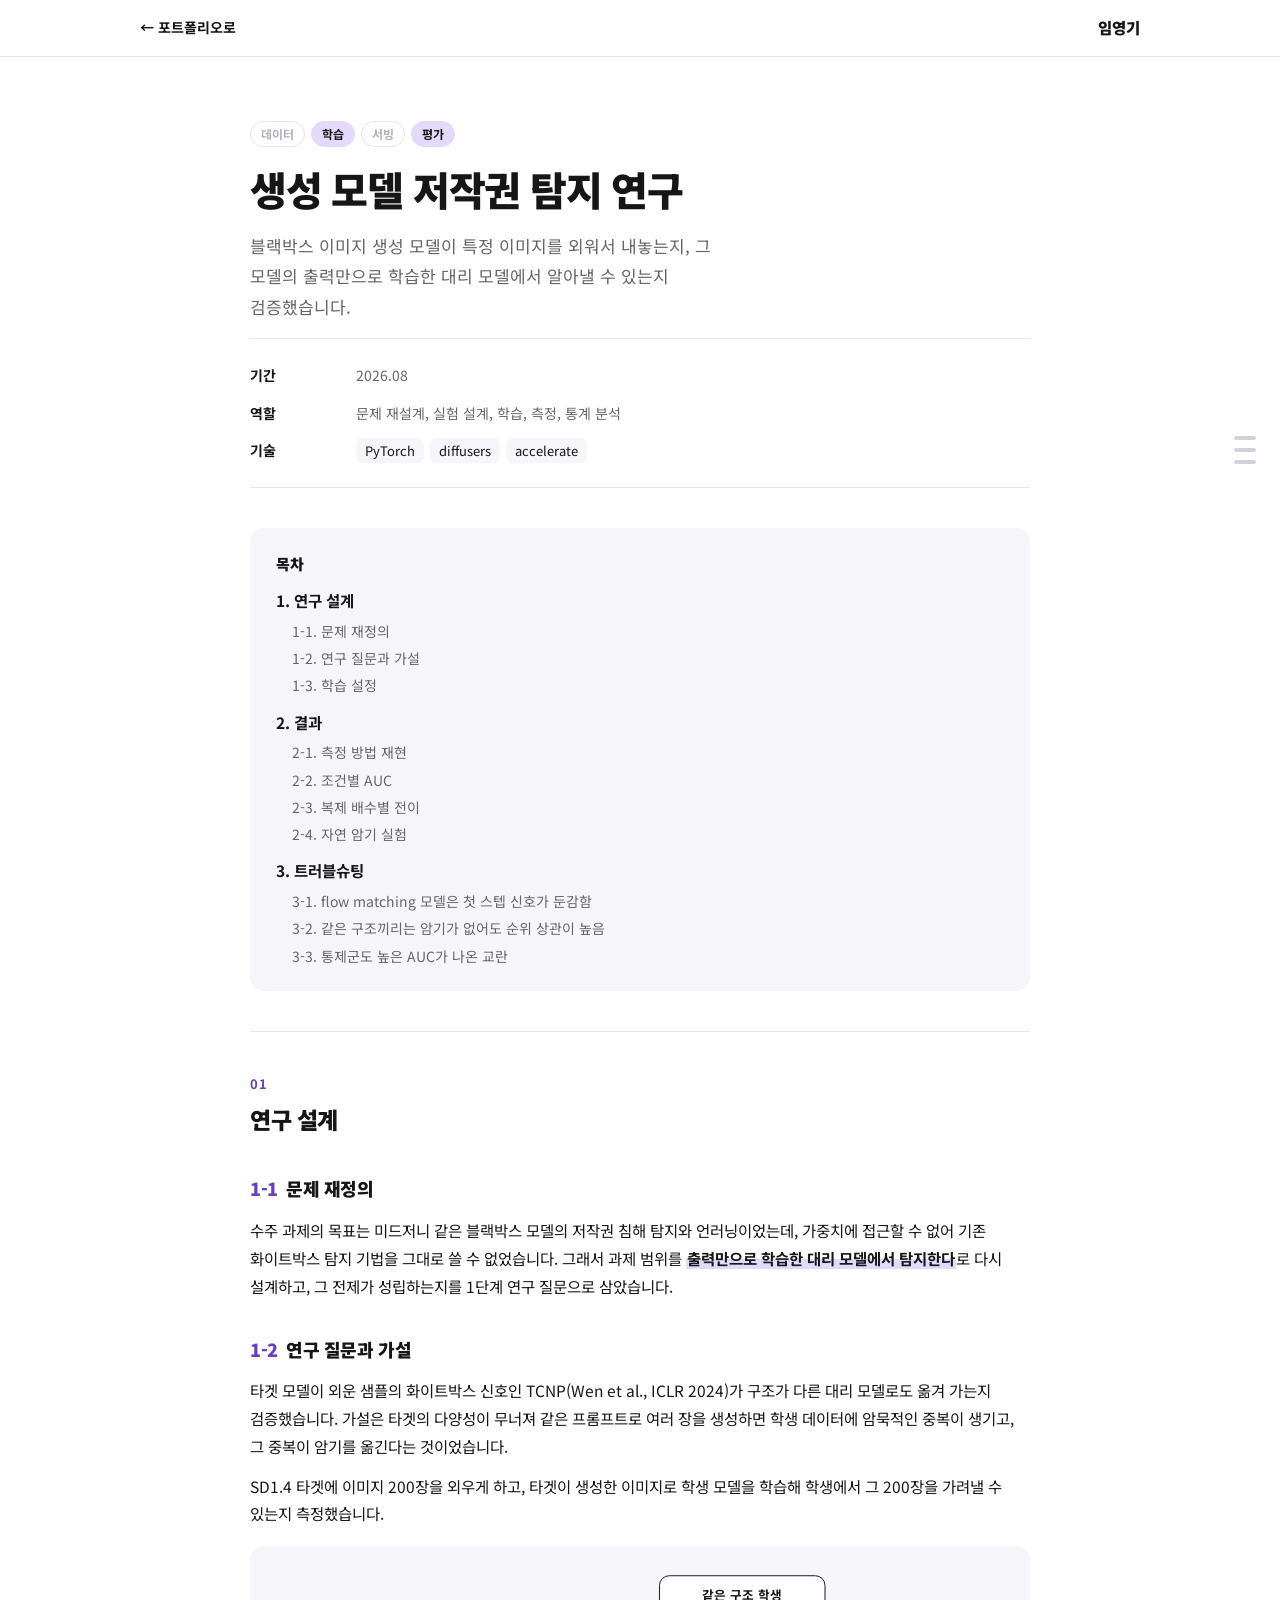
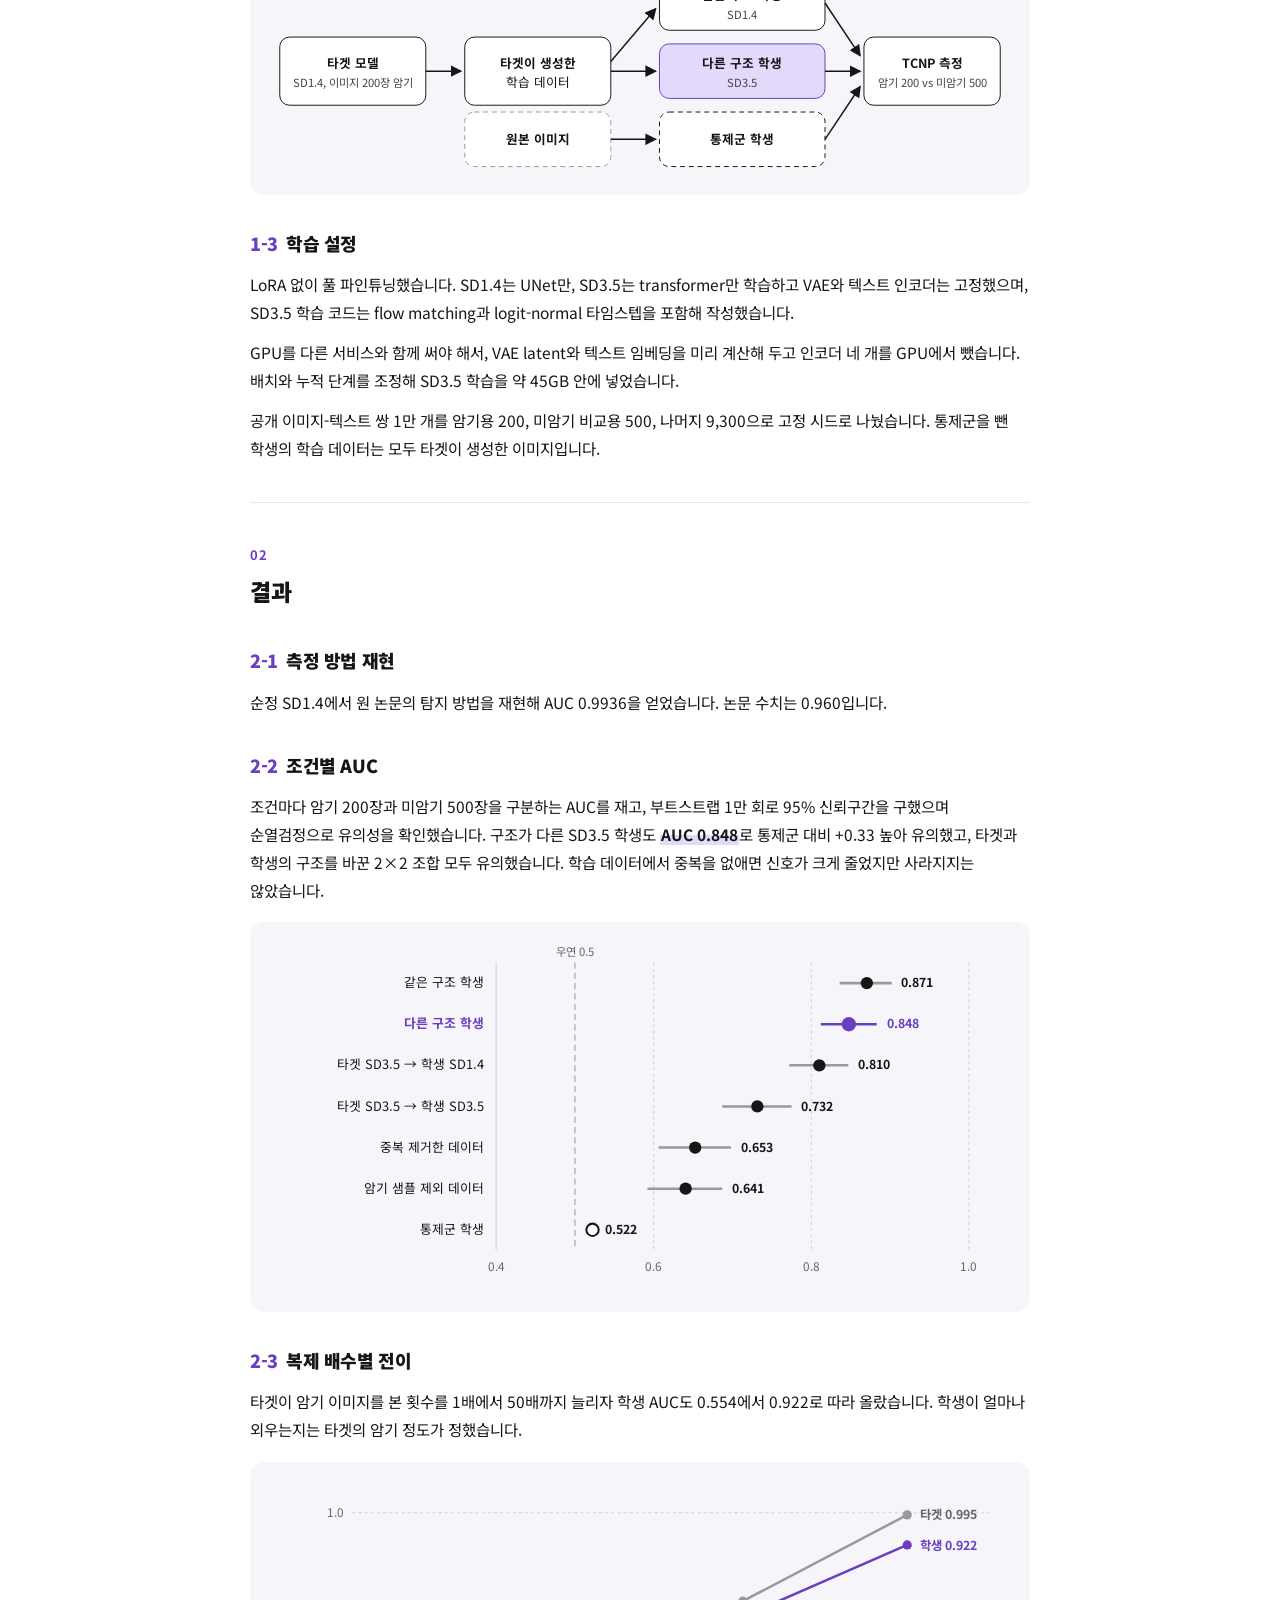
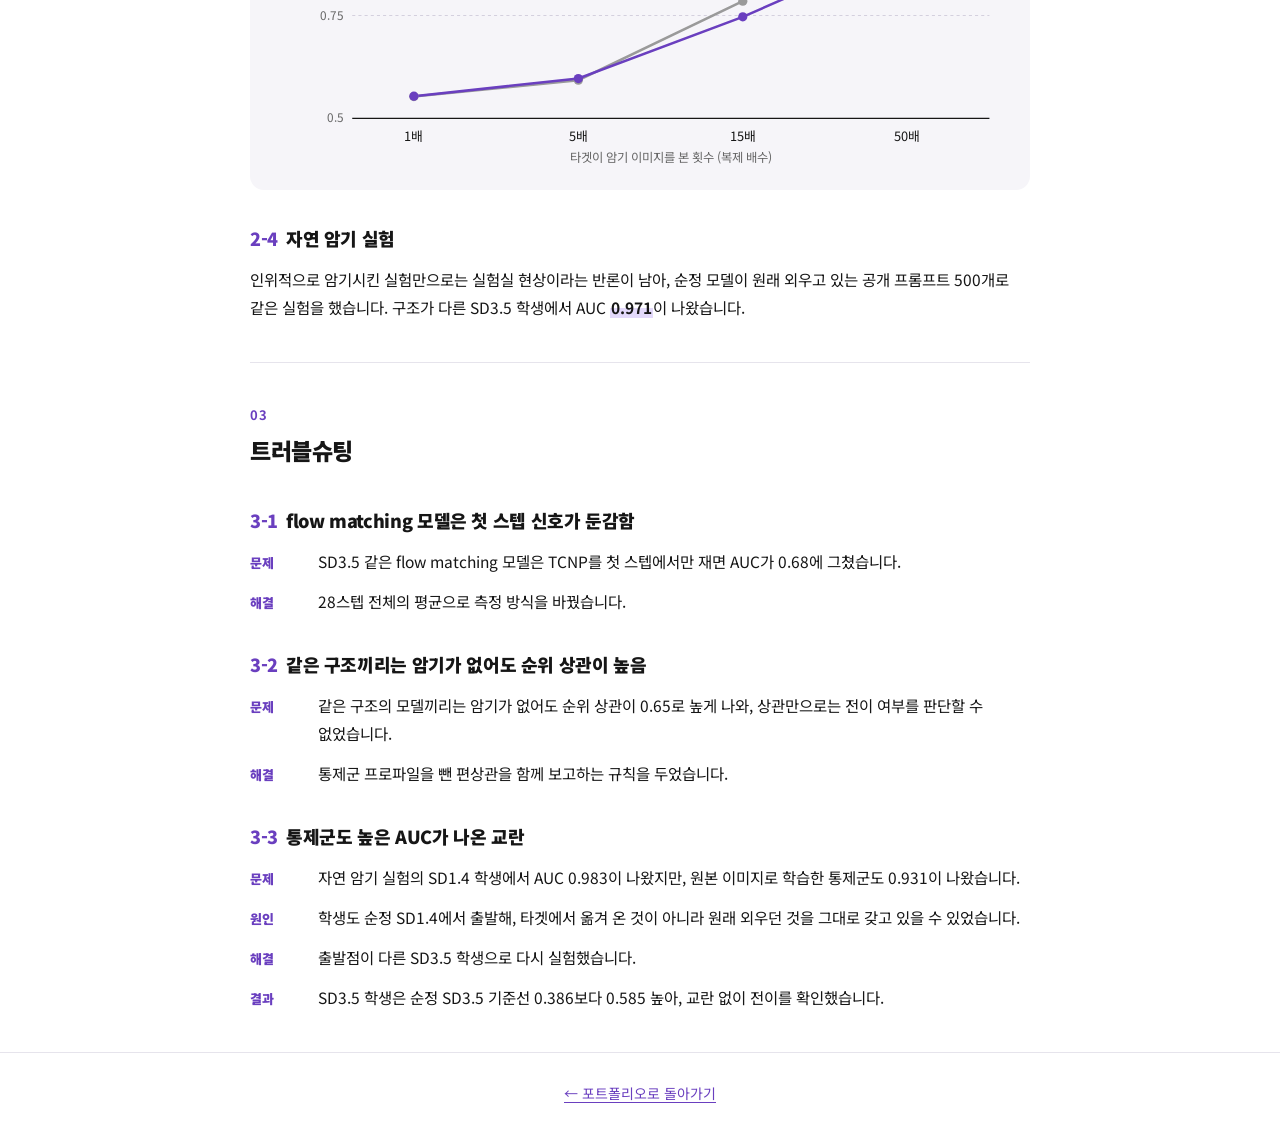
<file: projects/copyright.html>
<!doctype html>
<html lang="ko">
<head>
<meta charset="utf-8">
<meta name="viewport" content="width=device-width, initial-scale=1">
<meta name="description" content="블랙박스 이미지 생성 모델의 암기 신호가 대리 모델로 전이되는지 검증한 연구">
<title>생성 모델 저작권 탐지 연구 | 임영기</title>
<link rel="preconnect" href="https://fonts.googleapis.com">
<link rel="preconnect" href="https://fonts.gstatic.com" crossorigin>
<link rel="stylesheet" href="https://fonts.googleapis.com/css2?family=Noto+Sans+KR:wght@400;500;700;900&display=swap">
<link rel="stylesheet" href="../css/base.css">
<link rel="stylesheet" href="../css/detail.css">
</head>
<body>
<nav class="nav"><div class="wrap"><a href="../index.html#projects">← 포트폴리오로</a><b>임영기</b></div></nav>

<aside class="minimap" aria-label="목차">
  <div class="bars"><a href="#ch1" aria-label="연구 설계"></a><a href="#ch2" aria-label="결과"></a><a href="#ch3" aria-label="트러블슈팅"></a></div>
  <div class="panel"><a href="#ch1">연구 설계</a><a href="#ch2">결과</a><a href="#ch3">트러블슈팅</a></div>
</aside>

<div class="wrap">
  <header>
    <div class="stages"><span>데이터</span><span class="on">학습</span><span>서빙</span><span class="on">평가</span></div>
    <h1>생성 모델 저작권 탐지 연구</h1>
    <p class="lead">블랙박스 이미지 생성 모델이 특정 이미지를 외워서 내놓는지, 그 모델의 출력만으로 학습한 대리 모델에서 알아낼 수 있는지 검증했습니다.</p>
    <dl class="facts">
      <dt>기간</dt><dd>2026.08</dd>
      <dt>역할</dt><dd>문제 재설계, 실험 설계, 학습, 측정, 통계 분석</dd>
      <dt>기술</dt>
      <dd><span class="chips"><span>PyTorch</span><span>diffusers</span><span>accelerate</span></span></dd>
    </dl>
  </header>

  <nav class="toc" aria-label="목차">
    <h2>목차</h2>
    <ol>
      <li><a href="#ch1">1. 연구 설계</a>
        <ol>
          <li><a href="#ch1-1">1-1. 문제 재정의</a></li>
          <li><a href="#ch1-2">1-2. 연구 질문과 가설</a></li>
          <li><a href="#ch1-3">1-3. 학습 설정</a></li>
        </ol>
      </li>
      <li><a href="#ch2">2. 결과</a>
        <ol>
          <li><a href="#ch2-1">2-1. 측정 방법 재현</a></li>
          <li><a href="#ch2-2">2-2. 조건별 AUC</a></li>
          <li><a href="#ch2-3">2-3. 복제 배수별 전이</a></li>
          <li><a href="#ch2-4">2-4. 자연 암기 실험</a></li>
        </ol>
      </li>
      <li><a href="#ch3">3. 트러블슈팅</a>
        <ol>
          <li><a href="#ch3-1">3-1. flow matching 모델은 첫 스텝 신호가 둔감함</a></li>
          <li><a href="#ch3-2">3-2. 같은 구조끼리는 암기가 없어도 순위 상관이 높음</a></li>
          <li><a href="#ch3-3">3-3. 통제군도 높은 AUC가 나온 교란</a></li>
        </ol>
      </li>
    </ol>
  </nav>

  <section id="ch1">
    <h2><small>01</small>연구 설계</h2>

    <div class="sub" id="ch1-1">
      <h3><small>1-1</small>문제 재정의</h3>
      <p>수주 과제의 목표는 미드저니 같은 블랙박스 모델의 저작권 침해 탐지와 언러닝이었는데, 가중치에 접근할 수 없어 기존 화이트박스 탐지 기법을 그대로 쓸 수 없었습니다. 그래서 과제 범위를 <mark>출력만으로 학습한 대리 모델에서 탐지한다</mark>로 다시 설계하고, 그 전제가 성립하는지를 1단계 연구 질문으로 삼았습니다.</p>
    </div>

    <div class="sub" id="ch1-2">
      <h3><small>1-2</small>연구 질문과 가설</h3>
      <p>타겟 모델이 외운 샘플의 화이트박스 신호인 TCNP(Wen et al., ICLR 2024)가 구조가 다른 대리 모델로도 옮겨 가는지 검증했습니다. 가설은 타겟의 다양성이 무너져 같은 프롬프트로 여러 장을 생성하면 학생 데이터에 암묵적인 중복이 생기고, 그 중복이 암기를 옮긴다는 것이었습니다.</p>
      <p>SD1.4 타겟에 이미지 200장을 외우게 하고, 타겟이 생성한 이미지로 학생 모델을 학습해 학생에서 그 200장을 가려낼 수 있는지 측정했습니다.</p>
      <figure>
      <svg viewBox="0 0 760 214" role="img" aria-label="실험 설계: 암기시킨 타겟 모델이 생성한 이미지로 같은 구조 학생과 다른 구조 학생을 학습하고, 원본 이미지로 학습한 통제군 학생과 함께 TCNP로 탐지">
        <defs><marker id="a2" markerWidth="8" markerHeight="8" refX="7" refY="4" orient="auto"><path d="M0 0 L8 4 L0 8 z" fill="#161616"/></marker></defs>
        <g font-size="13" text-anchor="middle">
          <rect x="10" y="73" width="150" height="70" rx="10" fill="#ffffff" stroke="#161616"/><text x="85" y="105" font-weight="700" fill="#161616">타겟 모델</text><text x="85" y="124" font-size="11.5" fill="#444444">SD1.4, 이미지 200장 암기</text>
          <rect x="200" y="73" width="150" height="70" rx="10" fill="#ffffff" stroke="#161616"/><text x="275" y="105" font-weight="700" fill="#161616">타겟이 생성한</text><text x="275" y="124" fill="#161616">학습 데이터</text>
          <rect x="200" y="150" width="150" height="56" rx="10" fill="#ffffff" stroke="#9a9a9a" stroke-dasharray="5 4"/><text x="275" y="183" font-weight="700" fill="#161616">원본 이미지</text>
          <rect x="400" y="10" width="170" height="56" rx="10" fill="#ffffff" stroke="#161616"/><text x="485" y="35" font-weight="700" fill="#161616">같은 구조 학생</text><text x="485" y="54" font-size="11.5" fill="#444444">SD1.4</text>
          <rect x="400" y="80" width="170" height="56" rx="10" fill="#e3d9fb" stroke="#6a3fbf"/><text x="485" y="105" font-weight="700" fill="#161616">다른 구조 학생</text><text x="485" y="124" font-size="11.5" fill="#444444">SD3.5</text>
          <rect x="400" y="150" width="170" height="56" rx="10" fill="#ffffff" stroke="#161616" stroke-dasharray="5 4"/><text x="485" y="183" font-weight="700" fill="#161616">통제군 학생</text>
          <rect x="610" y="73" width="140" height="70" rx="10" fill="#ffffff" stroke="#161616"/><text x="680" y="105" font-weight="700" fill="#161616">TCNP 측정</text><text x="680" y="124" font-size="11.5" fill="#444444">암기 200 vs 미암기 500</text>
        </g>
        <g stroke="#161616" stroke-width="1.5" fill="none" marker-end="url(#a2)">
          <path d="M160 108 H196"/><path d="M350 98 L396 44"/><path d="M350 108 H396"/><path d="M350 178 H396"/>
          <path d="M570 38 L606 92"/><path d="M570 108 H606"/><path d="M570 178 L606 124"/>
        </g>
      </svg>
    </figure>
    </div>

    <div class="sub" id="ch1-3">
      <h3><small>1-3</small>학습 설정</h3>
      <p>LoRA 없이 풀 파인튜닝했습니다. SD1.4는 UNet만, SD3.5는 transformer만 학습하고 VAE와 텍스트 인코더는 고정했으며, SD3.5 학습 코드는 flow matching과 logit-normal 타임스텝을 포함해 작성했습니다.</p>
      <p>GPU를 다른 서비스와 함께 써야 해서, VAE latent와 텍스트 임베딩을 미리 계산해 두고 인코더 네 개를 GPU에서 뺐습니다. 배치와 누적 단계를 조정해 SD3.5 학습을 약 45GB 안에 넣었습니다.</p>
      <p>공개 이미지-텍스트 쌍 1만 개를 암기용 200, 미암기 비교용 500, 나머지 9,300으로 고정 시드로 나눴습니다. 통제군을 뺀 학생의 학습 데이터는 모두 타겟이 생성한 이미지입니다.</p>
    </div>
  </section>

  <section id="ch2">
    <h2><small>02</small>결과</h2>

    <div class="sub" id="ch2-1">
      <h3><small>2-1</small>측정 방법 재현</h3>
      <p>순정 SD1.4에서 원 논문의 탐지 방법을 재현해 AUC 0.9936을 얻었습니다. 논문 수치는 0.960입니다.</p>
    </div>

    <div class="sub" id="ch2-2">
      <h3><small>2-2</small>조건별 AUC</h3>
      <p>조건마다 암기 200장과 미암기 500장을 구분하는 AUC를 재고, 부트스트랩 1만 회로 95% 신뢰구간을 구했으며 순열검정으로 유의성을 확인했습니다. 구조가 다른 SD3.5 학생도 <mark>AUC 0.848</mark>로 통제군 대비 +0.33 높아 유의했고, 타겟과 학생의 구조를 바꾼 2×2 조합 모두 유의했습니다. 학습 데이터에서 중복을 없애면 신호가 크게 줄었지만 사라지지는 않았습니다.</p>
      <figure>
      <svg viewBox="0 0 720 340" role="img" aria-label="조건별 AUC와 95% 신뢰구간 그래프">
        <g stroke="#d4d0de"><line x1="220" y1="20" x2="220" y2="300"/><line x1="373.3" y1="20" x2="373.3" y2="300" stroke-dasharray="3 3"/><line x1="526.7" y1="20" x2="526.7" y2="300" stroke-dasharray="3 3"/><line x1="680" y1="20" x2="680" y2="300" stroke-dasharray="3 3"/></g>
        <line x1="296.7" y1="20" x2="296.7" y2="300" stroke="#9a9a9a" stroke-dasharray="6 4"/>
        <text x="296.7" y="14" font-size="11" text-anchor="middle" fill="#666666">우연 0.5</text>
        <g font-size="11.5" fill="#666666" text-anchor="middle"><text x="220" y="320">0.4</text><text x="373.3" y="320">0.6</text><text x="526.7" y="320">0.8</text><text x="680" y="320">1.0</text></g>
        <g font-size="12.5" fill="#161616" text-anchor="end">
          <text x="208" y="44">같은 구조 학생</text>
          <text x="208" y="84" font-weight="700" fill="#6a3fbf">다른 구조 학생</text>
          <text x="208" y="124">타겟 SD3.5 → 학생 SD1.4</text>
          <text x="208" y="164">타겟 SD3.5 → 학생 SD3.5</text>
          <text x="208" y="204">중복 제거한 데이터</text>
          <text x="208" y="244">암기 샘플 제외 데이터</text>
          <text x="208" y="284">통제군 학생</text>
        </g>
        <g stroke-width="2.5">
          <line x1="554.3" y1="40" x2="604.9" y2="40" stroke="#9a9a9a"/><circle cx="580.7" cy="40" r="6" fill="#161616"/>
          <line x1="535.9" y1="80" x2="590.3" y2="80" stroke="#6a3fbf"/><circle cx="563.2" cy="80" r="7" fill="#6a3fbf"/>
          <line x1="505.2" y1="120" x2="562.7" y2="120" stroke="#9a9a9a"/><circle cx="534.5" cy="120" r="6" fill="#161616"/>
          <line x1="440.0" y1="160" x2="507.5" y2="160" stroke="#9a9a9a"/><circle cx="474.2" cy="160" r="6" fill="#161616"/>
          <line x1="378.0" y1="200" x2="448.5" y2="200" stroke="#9a9a9a"/><circle cx="413.7" cy="200" r="6" fill="#161616"/>
          <line x1="367.2" y1="240" x2="440.0" y2="240" stroke="#9a9a9a"/><circle cx="404.4" cy="240" r="6" fill="#161616"/>
          <circle cx="313.8" cy="280" r="6" fill="#ffffff" stroke="#161616" stroke-width="2"/>
        </g>
        <g font-size="12" font-weight="700" fill="#161616">
          <text x="614" y="44">0.871</text><text x="600" y="84" fill="#6a3fbf">0.848</text><text x="572" y="124">0.810</text><text x="517" y="164">0.732</text><text x="458" y="204">0.653</text><text x="450" y="244">0.641</text><text x="326" y="284">0.522</text>
        </g>
      </svg>
    </figure>
    </div>

    <div class="sub" id="ch2-3">
      <h3><small>2-3</small>복제 배수별 전이</h3>
      <p>타겟이 암기 이미지를 본 횟수를 1배에서 50배까지 늘리자 학생 AUC도 0.554에서 0.922로 따라 올랐습니다. 학생이 얼마나 외우는지는 타겟의 암기 정도가 정했습니다.</p>
      <figure>
      <svg viewBox="0 0 720 280" role="img" aria-label="복제 배수별 AUC: 타겟 1배 0.553 5배 0.593 15배 0.785 50배 0.995, 학생 0.554 0.597 0.747 0.922">
        <g stroke="#d4d0de" stroke-dasharray="3 3"><line x1="80" y1="30" x2="700" y2="30"/><line x1="80" y1="130" x2="700" y2="130"/></g>
        <line x1="80" y1="230" x2="700" y2="230" stroke="#161616"/>
        <g font-size="11.5" fill="#666666" text-anchor="end"><text x="72" y="234">0.5</text><text x="72" y="134">0.75</text><text x="72" y="34">1.0</text></g>
        <g font-size="12.5" fill="#161616" text-anchor="middle"><text x="140" y="252">1배</text><text x="300" y="252">5배</text><text x="460" y="252">15배</text><text x="620" y="252">50배</text></g>
        <text x="390" y="272" font-size="12" text-anchor="middle" fill="#666666">타겟이 암기 이미지를 본 횟수 (복제 배수)</text>
        <polyline points="140,208.8 300,192.8 460,116 620,32" fill="none" stroke="#9a9a9a" stroke-width="2.5"/>
        <polyline points="140,208.4 300,191.2 460,131.2 620,61.2" fill="none" stroke="#6a3fbf" stroke-width="2.5"/>
        <g fill="#9a9a9a"><circle cx="140" cy="208.8" r="4.5"/><circle cx="300" cy="192.8" r="4.5"/><circle cx="460" cy="116" r="4.5"/><circle cx="620" cy="32" r="4.5"/></g>
        <g fill="#6a3fbf"><circle cx="140" cy="208.4" r="4.5"/><circle cx="300" cy="191.2" r="4.5"/><circle cx="460" cy="131.2" r="4.5"/><circle cx="620" cy="61.2" r="4.5"/></g>
        <g font-size="12" font-weight="700"><text x="632" y="36" fill="#666666">타겟 0.995</text><text x="632" y="66" fill="#6a3fbf">학생 0.922</text></g>
      </svg>
    </figure>
    </div>

    <div class="sub" id="ch2-4">
      <h3><small>2-4</small>자연 암기 실험</h3>
      <p>인위적으로 암기시킨 실험만으로는 실험실 현상이라는 반론이 남아, 순정 모델이 원래 외우고 있는 공개 프롬프트 500개로 같은 실험을 했습니다. 구조가 다른 SD3.5 학생에서 AUC <mark>0.971</mark>이 나왔습니다.</p>
    </div>
  </section>

  <section id="ch3">
    <h2><small>03</small>트러블슈팅</h2>

    <div class="sub" id="ch3-1">
      <h3><small>3-1</small>flow matching 모델은 첫 스텝 신호가 둔감함</h3>
      <div class="psr">
        <div><b>문제</b><p>SD3.5 같은 flow matching 모델은 TCNP를 첫 스텝에서만 재면 AUC가 0.68에 그쳤습니다.</p></div>
        <div><b>해결</b><p>28스텝 전체의 평균으로 측정 방식을 바꿨습니다.</p></div>
      </div>
    </div>

    <div class="sub" id="ch3-2">
      <h3><small>3-2</small>같은 구조끼리는 암기가 없어도 순위 상관이 높음</h3>
      <div class="psr">
        <div><b>문제</b><p>같은 구조의 모델끼리는 암기가 없어도 순위 상관이 0.65로 높게 나와, 상관만으로는 전이 여부를 판단할 수 없었습니다.</p></div>
        <div><b>해결</b><p>통제군 프로파일을 뺀 편상관을 함께 보고하는 규칙을 두었습니다.</p></div>
      </div>
    </div>

    <div class="sub" id="ch3-3">
      <h3><small>3-3</small>통제군도 높은 AUC가 나온 교란</h3>
      <div class="psr">
        <div><b>문제</b><p>자연 암기 실험의 SD1.4 학생에서 AUC 0.983이 나왔지만, 원본 이미지로 학습한 통제군도 0.931이 나왔습니다.</p></div>
        <div><b>원인</b><p>학생도 순정 SD1.4에서 출발해, 타겟에서 옮겨 온 것이 아니라 원래 외우던 것을 그대로 갖고 있을 수 있었습니다.</p></div>
        <div><b>해결</b><p>출발점이 다른 SD3.5 학생으로 다시 실험했습니다.</p></div>
        <div><b>결과</b><p>SD3.5 학생은 순정 SD3.5 기준선 0.386보다 0.585 높아, 교란 없이 전이를 확인했습니다.</p></div>
      </div>
    </div>
  </section>
</div>

<footer><a href="../index.html#projects">← 포트폴리오로 돌아가기</a></footer>
<script src="../js/detail.js"></script>
</body>
</html>
</file>
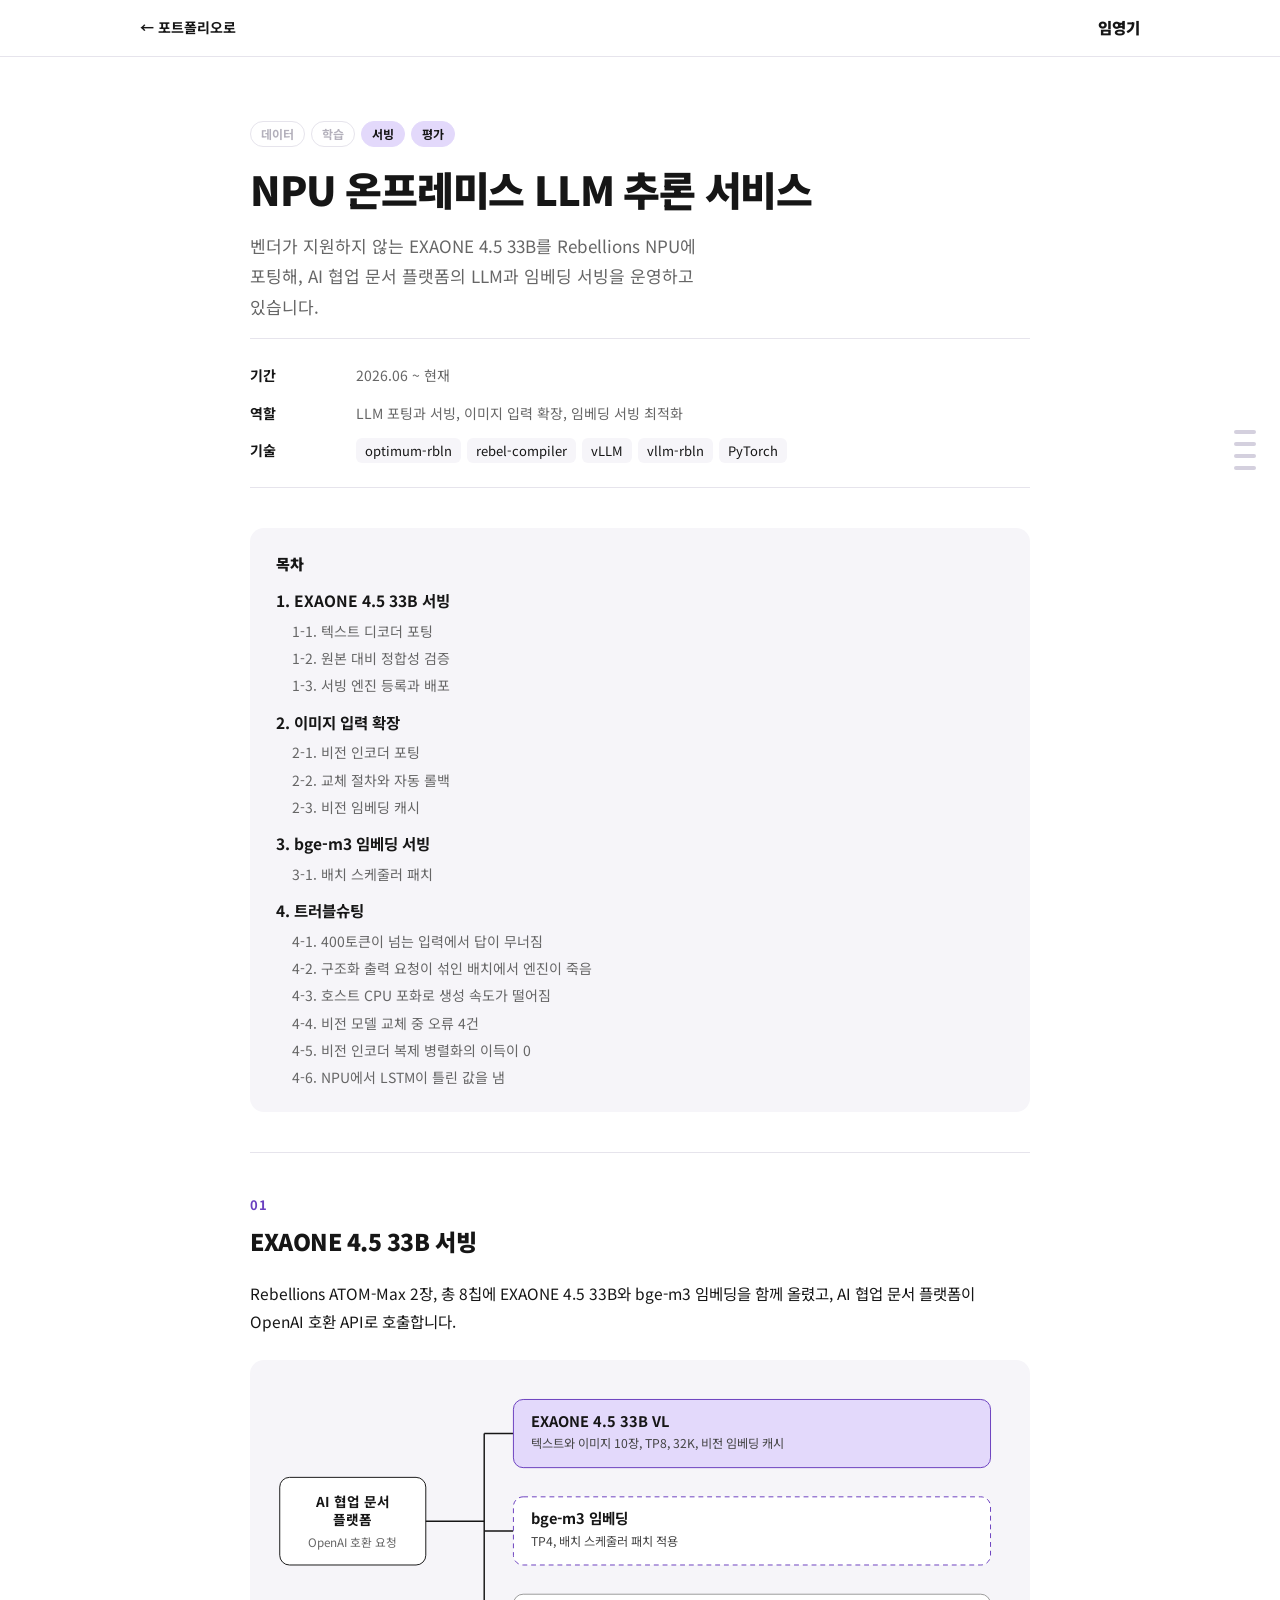
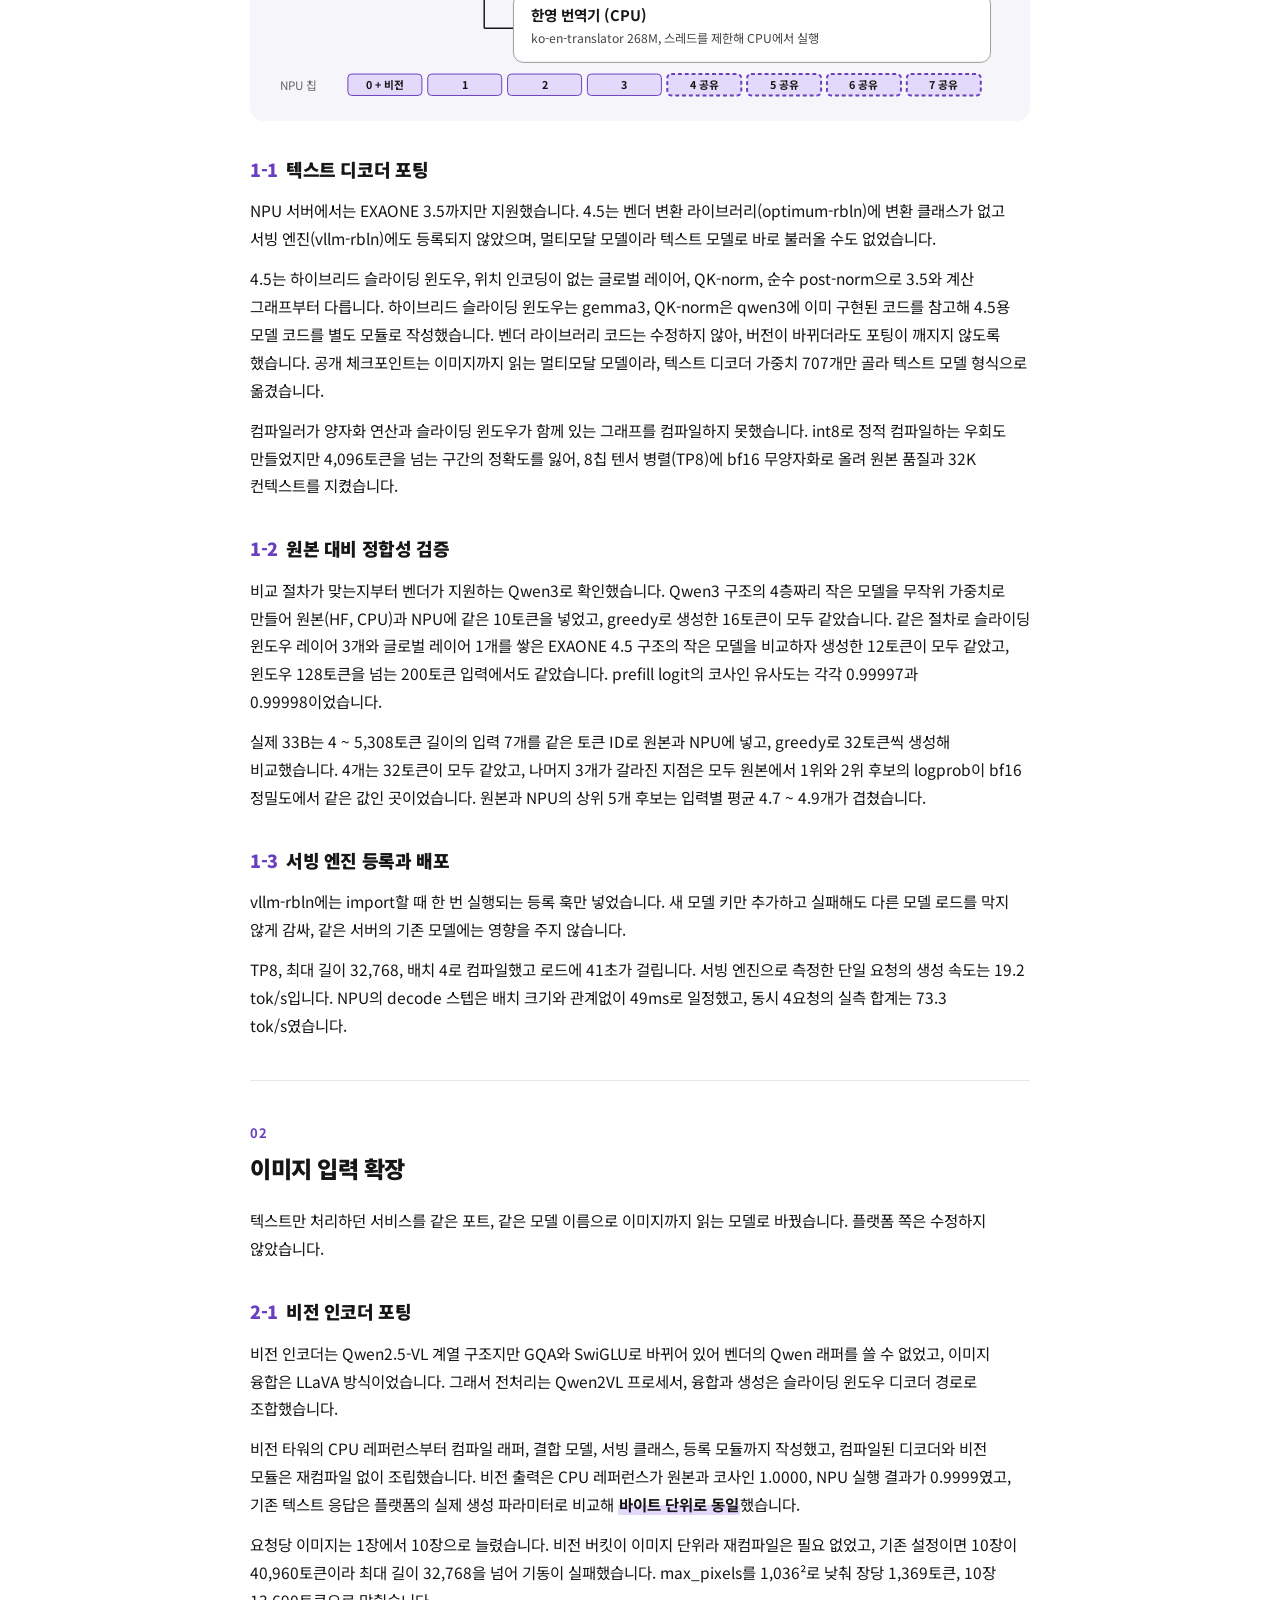
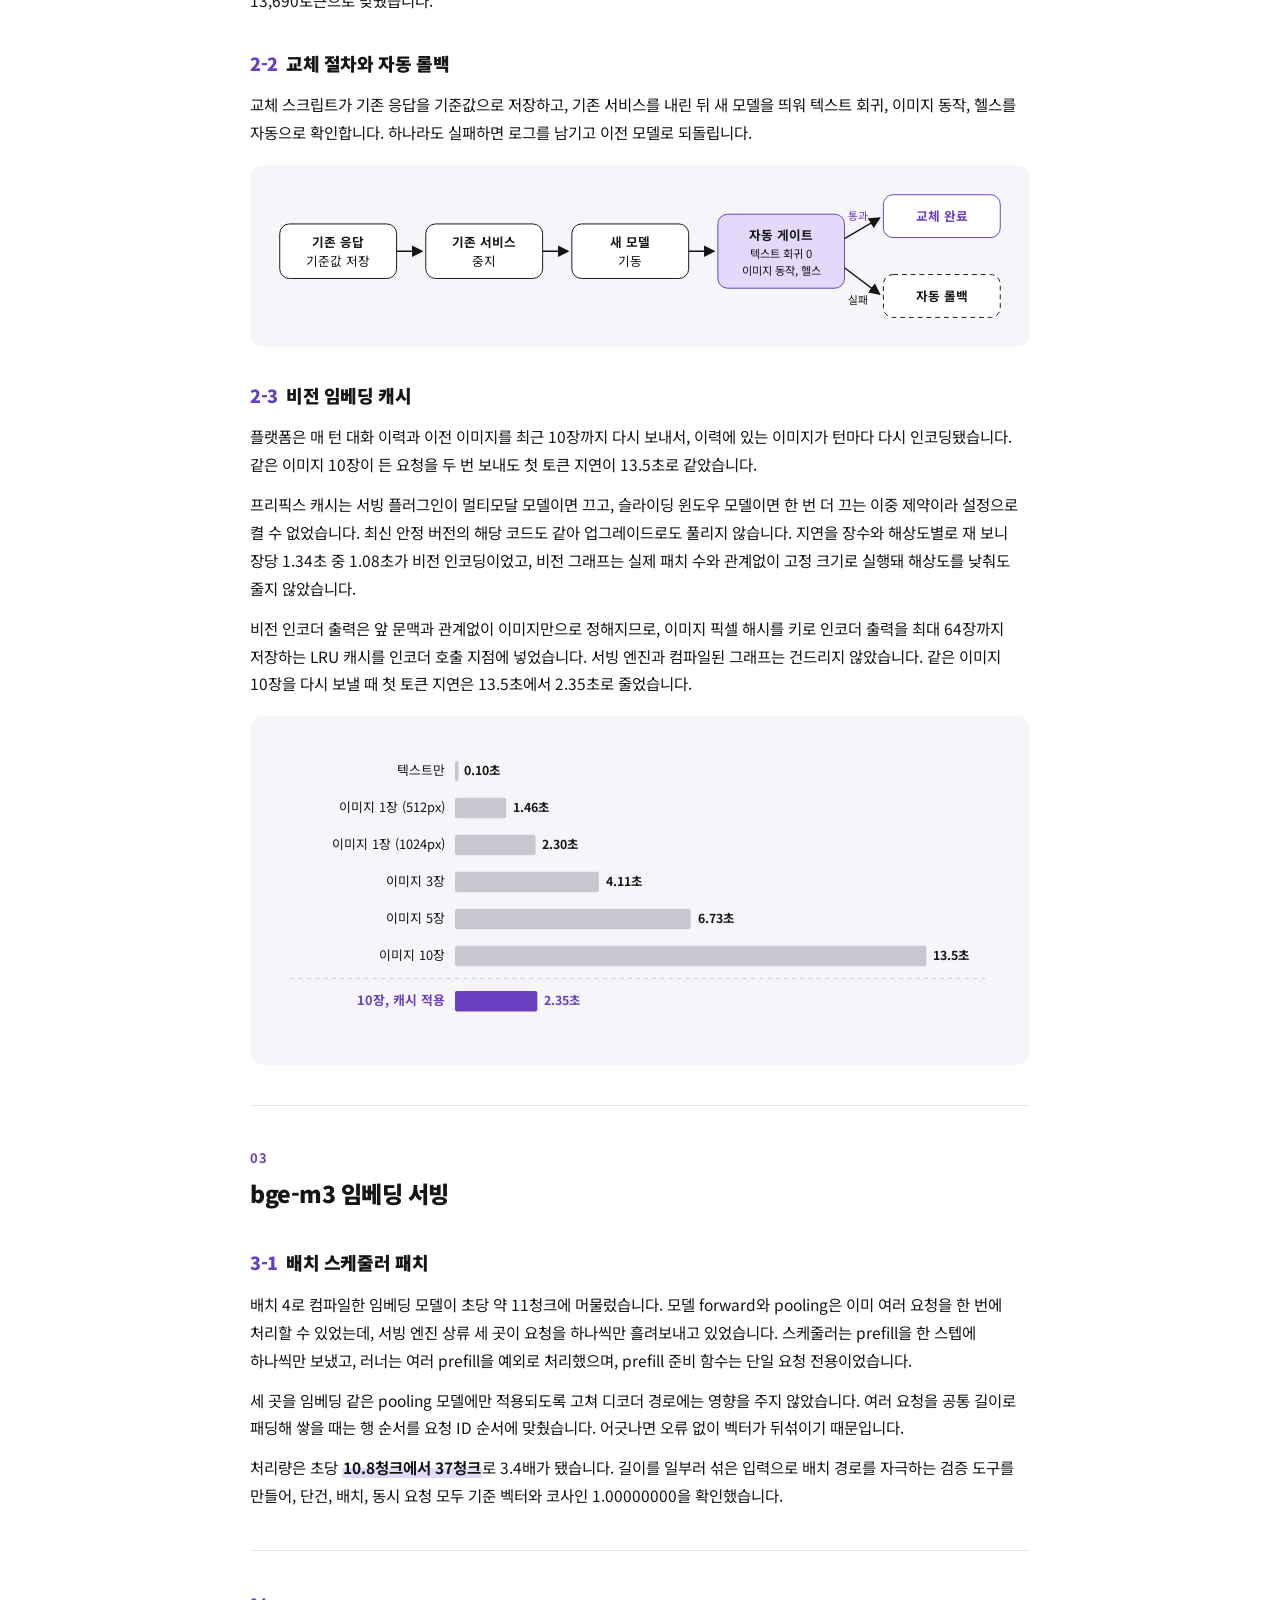
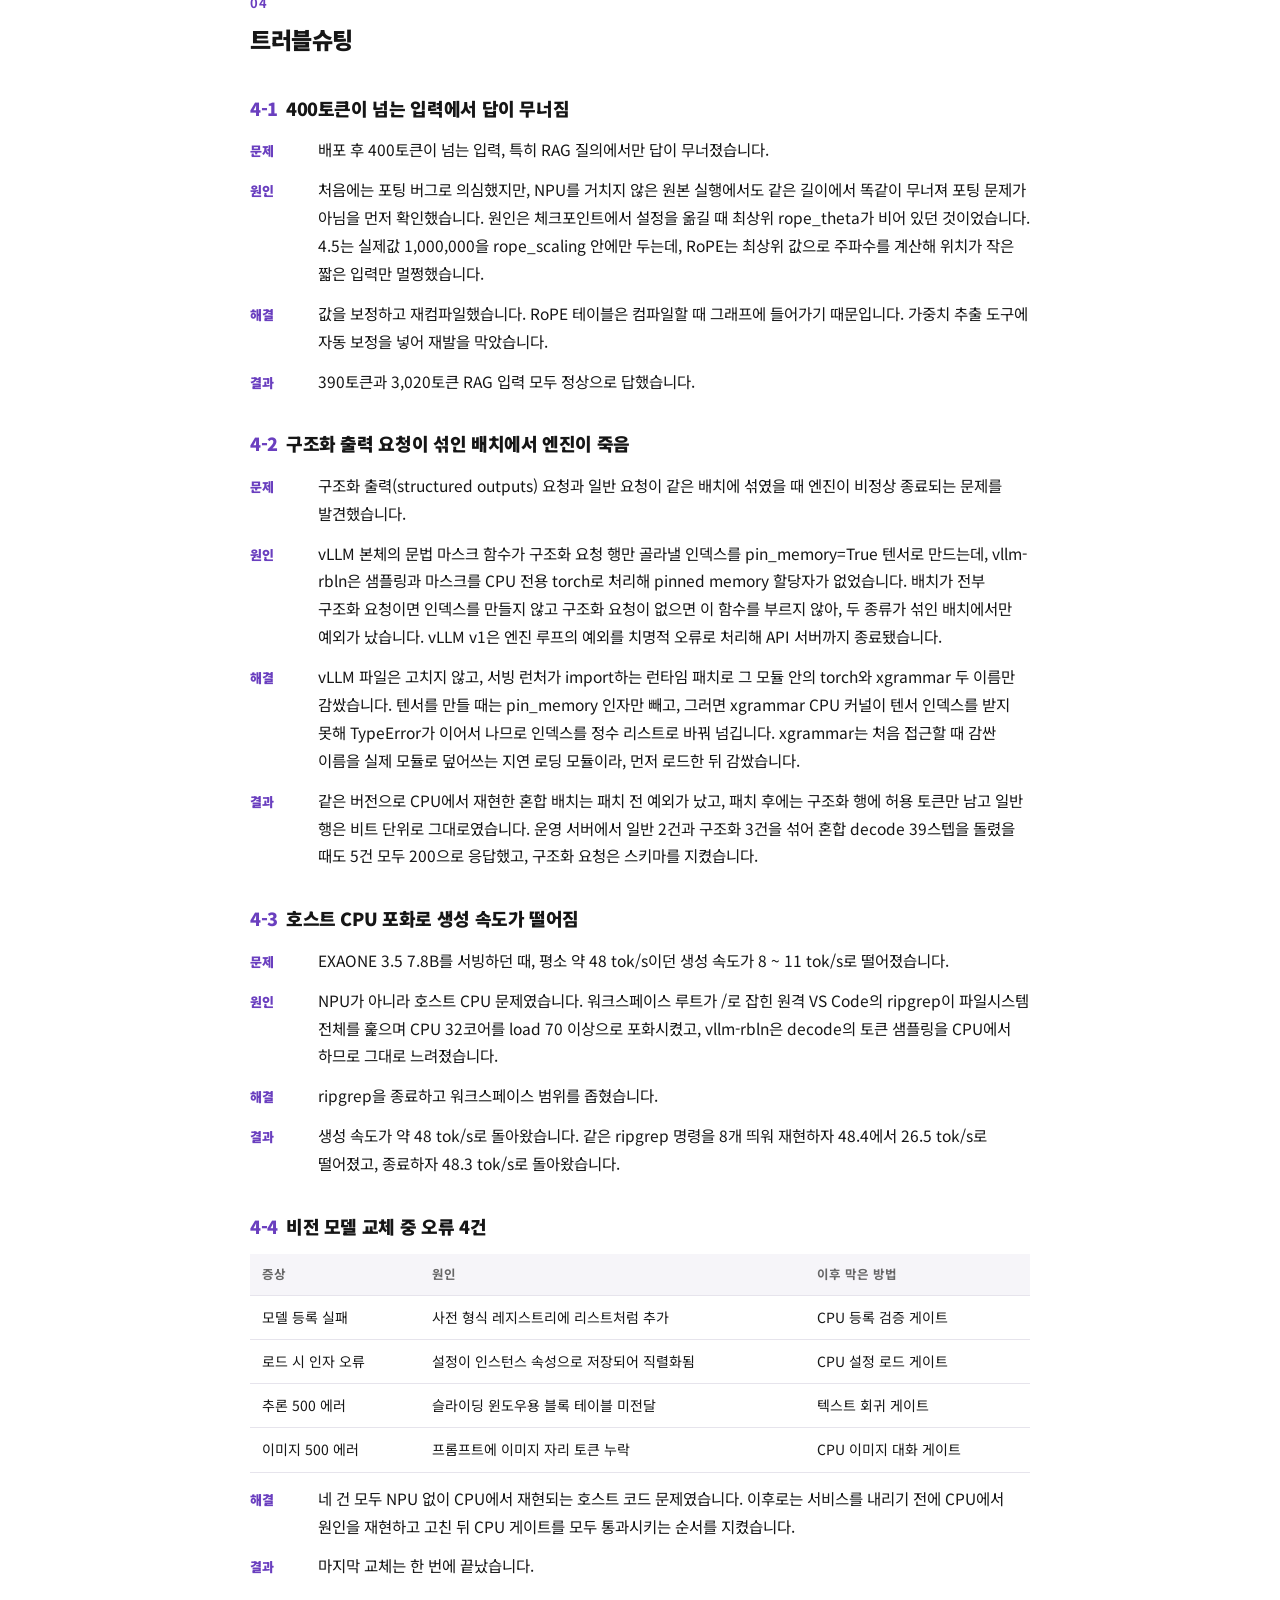
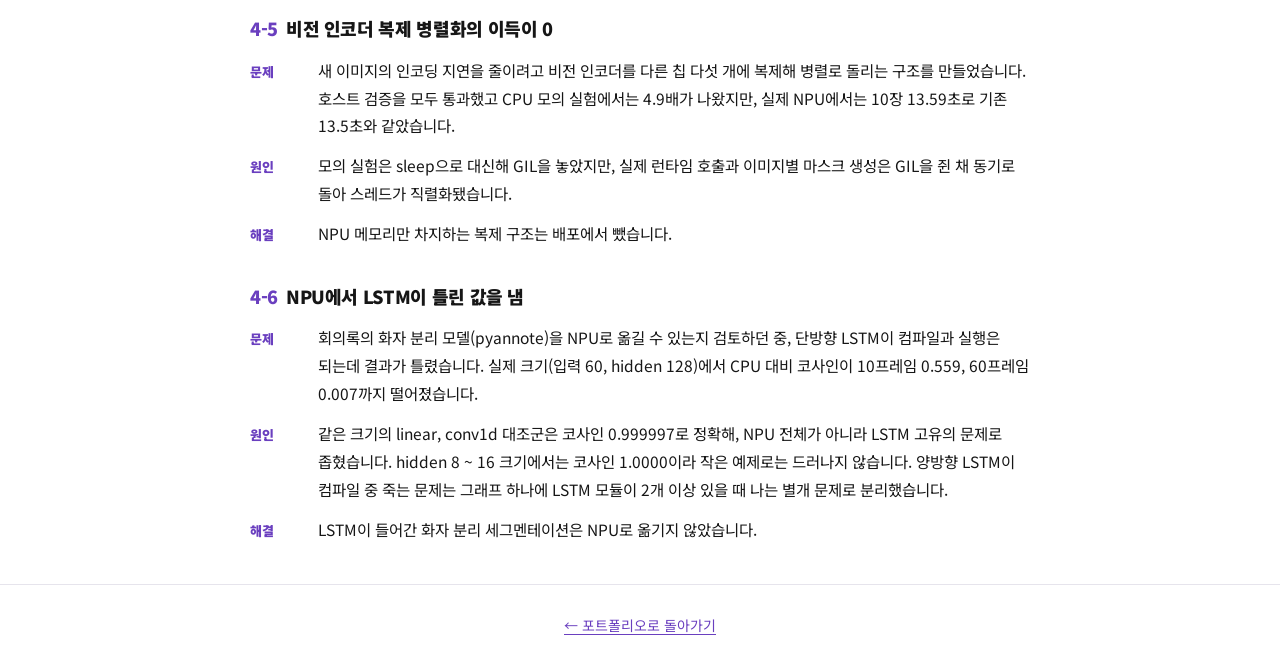
<file: projects/npu.html>
<!doctype html>
<html lang="ko">
<head>
<meta charset="utf-8">
<meta name="viewport" content="width=device-width, initial-scale=1">
<meta name="description" content="벤더 미지원 EXAONE 4.5 33B의 Rebellions NPU 포팅과 운영">
<title>NPU 온프레미스 LLM 추론 서비스 | 임영기</title>
<link rel="preconnect" href="https://fonts.googleapis.com">
<link rel="preconnect" href="https://fonts.gstatic.com" crossorigin>
<link rel="stylesheet" href="https://fonts.googleapis.com/css2?family=Noto+Sans+KR:wght@400;500;700;900&display=swap">
<link rel="stylesheet" href="../css/base.css">
<link rel="stylesheet" href="../css/detail.css">
</head>
<body>
<nav class="nav"><div class="wrap"><a href="../index.html#projects">← 포트폴리오로</a><b>임영기</b></div></nav>

<aside class="minimap" aria-label="목차">
  <div class="bars"><a href="#ch1" aria-label="EXAONE 4.5 33B 서빙"></a><a href="#ch2" aria-label="이미지 입력 확장"></a><a href="#ch3" aria-label="bge-m3 임베딩 서빙"></a><a href="#ch4" aria-label="트러블슈팅"></a></div>
  <div class="panel"><a href="#ch1">EXAONE 4.5 33B 서빙</a><a href="#ch2">이미지 입력 확장</a><a href="#ch3">bge-m3 임베딩 서빙</a><a href="#ch4">트러블슈팅</a></div>
</aside>

<div class="wrap">
  <header>
    <div class="stages"><span>데이터</span><span>학습</span><span class="on">서빙</span><span class="on">평가</span></div>
    <h1>NPU 온프레미스 LLM 추론 서비스</h1>
    <p class="lead">벤더가 지원하지 않는 EXAONE 4.5 33B를 Rebellions NPU에 포팅해, AI 협업 문서 플랫폼의 LLM과 임베딩 서빙을 운영하고 있습니다.</p>
    <dl class="facts">
      <dt>기간</dt><dd>2026.06 ~ 현재</dd>
      <dt>역할</dt><dd>LLM 포팅과 서빙, 이미지 입력 확장, 임베딩 서빙 최적화</dd>
      <dt>기술</dt>
      <dd><span class="chips"><span>optimum-rbln</span><span>rebel-compiler</span><span>vLLM</span><span>vllm-rbln</span><span>PyTorch</span></span></dd>
    </dl>
  </header>

  <nav class="toc" aria-label="목차">
    <h2>목차</h2>
    <ol>
      <li><a href="#ch1">1. EXAONE 4.5 33B 서빙</a>
        <ol>
          <li><a href="#ch1-1">1-1. 텍스트 디코더 포팅</a></li>
          <li><a href="#ch1-2">1-2. 원본 대비 정합성 검증</a></li>
          <li><a href="#ch1-3">1-3. 서빙 엔진 등록과 배포</a></li>
        </ol>
      </li>
      <li><a href="#ch2">2. 이미지 입력 확장</a>
        <ol>
          <li><a href="#ch2-1">2-1. 비전 인코더 포팅</a></li>
          <li><a href="#ch2-2">2-2. 교체 절차와 자동 롤백</a></li>
          <li><a href="#ch2-3">2-3. 비전 임베딩 캐시</a></li>
        </ol>
      </li>
      <li><a href="#ch3">3. bge-m3 임베딩 서빙</a>
        <ol>
          <li><a href="#ch3-1">3-1. 배치 스케줄러 패치</a></li>
        </ol>
      </li>
      <li><a href="#ch4">4. 트러블슈팅</a>
        <ol>
          <li><a href="#ch4-1">4-1. 400토큰이 넘는 입력에서 답이 무너짐</a></li>
          <li><a href="#ch4-2">4-2. 구조화 출력 요청이 섞인 배치에서 엔진이 죽음</a></li>
          <li><a href="#ch4-3">4-3. 호스트 CPU 포화로 생성 속도가 떨어짐</a></li>
          <li><a href="#ch4-4">4-4. 비전 모델 교체 중 오류 4건</a></li>
          <li><a href="#ch4-5">4-5. 비전 인코더 복제 병렬화의 이득이 0</a></li>
          <li><a href="#ch4-6">4-6. NPU에서 LSTM이 틀린 값을 냄</a></li>
        </ol>
      </li>
    </ol>
  </nav>

  <section id="ch1">
    <h2><small>01</small>EXAONE 4.5 33B 서빙</h2>
    <p>Rebellions ATOM-Max 2장, 총 8칩에 EXAONE 4.5 33B와 bge-m3 임베딩을 함께 올렸고, AI 협업 문서 플랫폼이 OpenAI 호환 API로 호출합니다.</p>
    <figure>
      <svg viewBox="0 0 760 330" role="img" aria-label="서비스 구성도: AI 협업 문서 플랫폼이 OpenAI 호환 API로 세 서비스에 요청, NPU 0~7번 칩 중 0~7은 EXAONE, 4~7은 bge-m3와 공유, 번역기는 CPU">
        <rect x="10" y="100" width="150" height="90" rx="10" fill="#ffffff" stroke="#161616"/>
        <g text-anchor="middle">
          <text x="85" y="130" font-size="14" font-weight="700" fill="#161616">AI 협업 문서</text>
          <text x="85" y="149" font-size="14" font-weight="700" fill="#161616">플랫폼</text>
          <text x="85" y="172" font-size="12" fill="#666666">OpenAI 호환 요청</text>
        </g>
        <path d="M160 145 H220" stroke="#161616" stroke-width="1.5"/>
        <path d="M220 55 V255" stroke="#161616" stroke-width="1.5"/>
        <path d="M220 55 H250 M220 155 H250 M220 255 H250" stroke="#161616" stroke-width="1.5"/>
        <rect x="250" y="20" width="490" height="70" rx="10" fill="#e3d9fb" stroke="#6a3fbf"/>
        <text x="268" y="48" font-size="15" font-weight="700" fill="#161616">EXAONE 4.5 33B VL</text>
        <text x="268" y="70" font-size="12.5" fill="#444444">텍스트와 이미지 10장, TP8, 32K, 비전 임베딩 캐시</text>
        <rect x="250" y="120" width="490" height="70" rx="10" fill="#ffffff" stroke="#6a3fbf" stroke-dasharray="5 4"/>
        <text x="268" y="148" font-size="15" font-weight="700" fill="#161616">bge-m3 임베딩</text>
        <text x="268" y="170" font-size="12.5" fill="#444444">TP4, 배치 스케줄러 패치 적용</text>
        <rect x="250" y="220" width="490" height="70" rx="10" fill="#ffffff" stroke="#9a9a9a"/>
        <text x="268" y="248" font-size="15" font-weight="700" fill="#161616">한영 번역기 (CPU)</text>
        <text x="268" y="270" font-size="12.5" fill="#444444">ko-en-translator 268M, 스레드를 제한해 CPU에서 실행</text>
        <text x="10" y="318" font-size="12" fill="#666666">NPU 칩</text>
        <g font-size="11" font-weight="700" text-anchor="middle">
          <rect x="80" y="302" width="76" height="22" rx="4" fill="#e3d9fb" stroke="#6a3fbf"/><text x="118" y="317" fill="#161616">0 + 비전</text>
          <rect x="162" y="302" width="76" height="22" rx="4" fill="#e3d9fb" stroke="#6a3fbf"/><text x="200" y="317" fill="#161616">1</text>
          <rect x="244" y="302" width="76" height="22" rx="4" fill="#e3d9fb" stroke="#6a3fbf"/><text x="282" y="317" fill="#161616">2</text>
          <rect x="326" y="302" width="76" height="22" rx="4" fill="#e3d9fb" stroke="#6a3fbf"/><text x="364" y="317" fill="#161616">3</text>
          <rect x="408" y="302" width="76" height="22" rx="4" fill="#e3d9fb" stroke="#6a3fbf" stroke-dasharray="4 3" stroke-width="2"/><text x="446" y="317" fill="#161616">4 공유</text>
          <rect x="490" y="302" width="76" height="22" rx="4" fill="#e3d9fb" stroke="#6a3fbf" stroke-dasharray="4 3" stroke-width="2"/><text x="528" y="317" fill="#161616">5 공유</text>
          <rect x="572" y="302" width="76" height="22" rx="4" fill="#e3d9fb" stroke="#6a3fbf" stroke-dasharray="4 3" stroke-width="2"/><text x="610" y="317" fill="#161616">6 공유</text>
          <rect x="654" y="302" width="76" height="22" rx="4" fill="#e3d9fb" stroke="#6a3fbf" stroke-dasharray="4 3" stroke-width="2"/><text x="692" y="317" fill="#161616">7 공유</text>
        </g>
      </svg>
    </figure>

    <div class="sub" id="ch1-1">
      <h3><small>1-1</small>텍스트 디코더 포팅</h3>
      <p>NPU 서버에서는 EXAONE 3.5까지만 지원했습니다. 4.5는 벤더 변환 라이브러리(optimum-rbln)에 변환 클래스가 없고 서빙 엔진(vllm-rbln)에도 등록되지 않았으며, 멀티모달 모델이라 텍스트 모델로 바로 불러올 수도 없었습니다.</p>
      <p>4.5는 하이브리드 슬라이딩 윈도우, 위치 인코딩이 없는 글로벌 레이어, QK-norm, 순수 post-norm으로 3.5와 계산 그래프부터 다릅니다. 하이브리드 슬라이딩 윈도우는 gemma3, QK-norm은 qwen3에 이미 구현된 코드를 참고해 4.5용 모델 코드를 별도 모듈로 작성했습니다. 벤더 라이브러리 코드는 수정하지 않아, 버전이 바뀌더라도 포팅이 깨지지 않도록 했습니다. 공개 체크포인트는 이미지까지 읽는 멀티모달 모델이라, 텍스트 디코더 가중치 707개만 골라 텍스트 모델 형식으로 옮겼습니다.</p>
      <p>컴파일러가 양자화 연산과 슬라이딩 윈도우가 함께 있는 그래프를 컴파일하지 못했습니다. int8로 정적 컴파일하는 우회도 만들었지만 4,096토큰을 넘는 구간의 정확도를 잃어, 8칩 텐서 병렬(TP8)에 bf16 무양자화로 올려 원본 품질과 32K 컨텍스트를 지켰습니다.</p>
    </div>

    <div class="sub" id="ch1-2">
      <h3><small>1-2</small>원본 대비 정합성 검증</h3>
      <p>비교 절차가 맞는지부터 벤더가 지원하는 Qwen3로 확인했습니다. Qwen3 구조의 4층짜리 작은 모델을 무작위 가중치로 만들어 원본(HF, CPU)과 NPU에 같은 10토큰을 넣었고, greedy로 생성한 16토큰이 모두 같았습니다. 같은 절차로 슬라이딩 윈도우 레이어 3개와 글로벌 레이어 1개를 쌓은 EXAONE 4.5 구조의 작은 모델을 비교하자 생성한 12토큰이 모두 같았고, 윈도우 128토큰을 넘는 200토큰 입력에서도 같았습니다. prefill logit의 코사인 유사도는 각각 0.99997과 0.99998이었습니다.</p>
      <p>실제 33B는 4 ~ 5,308토큰 길이의 입력 7개를 같은 토큰 ID로 원본과 NPU에 넣고, greedy로 32토큰씩 생성해 비교했습니다. 4개는 32토큰이 모두 같았고, 나머지 3개가 갈라진 지점은 모두 원본에서 1위와 2위 후보의 logprob이 bf16 정밀도에서 같은 값인 곳이었습니다. 원본과 NPU의 상위 5개 후보는 입력별 평균 4.7 ~ 4.9개가 겹쳤습니다.</p>
    </div>

    <div class="sub" id="ch1-3">
      <h3><small>1-3</small>서빙 엔진 등록과 배포</h3>
      <p>vllm-rbln에는 import할 때 한 번 실행되는 등록 훅만 넣었습니다. 새 모델 키만 추가하고 실패해도 다른 모델 로드를 막지 않게 감싸, 같은 서버의 기존 모델에는 영향을 주지 않습니다.</p>
      <p>TP8, 최대 길이 32,768, 배치 4로 컴파일했고 로드에 41초가 걸립니다. 서빙 엔진으로 측정한 단일 요청의 생성 속도는 19.2 tok/s입니다. NPU의 decode 스텝은 배치 크기와 관계없이 49ms로 일정했고, 동시 4요청의 실측 합계는 73.3 tok/s였습니다.</p>
    </div>
  </section>

  <section id="ch2">
    <h2><small>02</small>이미지 입력 확장</h2>
    <p>텍스트만 처리하던 서비스를 같은 포트, 같은 모델 이름으로 이미지까지 읽는 모델로 바꿨습니다. 플랫폼 쪽은 수정하지 않았습니다.</p>

    <div class="sub" id="ch2-1">
      <h3><small>2-1</small>비전 인코더 포팅</h3>
      <p>비전 인코더는 Qwen2.5-VL 계열 구조지만 GQA와 SwiGLU로 바뀌어 있어 벤더의 Qwen 래퍼를 쓸 수 없었고, 이미지 융합은 LLaVA 방식이었습니다. 그래서 전처리는 Qwen2VL 프로세서, 융합과 생성은 슬라이딩 윈도우 디코더 경로로 조합했습니다.</p>
      <p>비전 타워의 CPU 레퍼런스부터 컴파일 래퍼, 결합 모델, 서빙 클래스, 등록 모듈까지 작성했고, 컴파일된 디코더와 비전 모듈은 재컴파일 없이 조립했습니다. 비전 출력은 CPU 레퍼런스가 원본과 코사인 1.0000, NPU 실행 결과가 0.9999였고, 기존 텍스트 응답은 플랫폼의 실제 생성 파라미터로 비교해 <mark>바이트 단위로 동일</mark>했습니다.</p>
      <p>요청당 이미지는 1장에서 10장으로 늘렸습니다. 비전 버킷이 이미지 단위라 재컴파일은 필요 없었고, 기존 설정이면 10장이 40,960토큰이라 최대 길이 32,768을 넘어 기동이 실패했습니다. max_pixels를 1,036²로 낮춰 장당 1,369토큰, 10장 13,690토큰으로 맞췄습니다.</p>
    </div>

    <div class="sub" id="ch2-2">
      <h3><small>2-2</small>교체 절차와 자동 롤백</h3>
      <p>교체 스크립트가 기존 응답을 기준값으로 저장하고, 기존 서비스를 내린 뒤 새 모델을 띄워 텍스트 회귀, 이미지 동작, 헬스를 자동으로 확인합니다. 하나라도 실패하면 로그를 남기고 이전 모델로 되돌립니다.</p>
      <figure>
        <svg viewBox="0 0 760 146" role="img" aria-label="교체 절차: 기존 응답 저장, 기존 서비스 중지, 새 모델 기동, 자동 게이트, 통과 시 교체 완료 실패 시 자동 롤백">
          <defs><marker id="ar" markerWidth="8" markerHeight="8" refX="7" refY="4" orient="auto"><path d="M0 0 L8 4 L0 8 z" fill="#161616"/></marker></defs>
          <g font-size="13" text-anchor="middle">
            <rect x="10" y="40" width="120" height="56" rx="10" fill="#ffffff" stroke="#161616"/><text x="70" y="64" font-weight="700" fill="#161616">기존 응답</text><text x="70" y="83" fill="#161616">기준값 저장</text>
            <rect x="160" y="40" width="120" height="56" rx="10" fill="#ffffff" stroke="#161616"/><text x="220" y="64" font-weight="700" fill="#161616">기존 서비스</text><text x="220" y="83" fill="#161616">중지</text>
            <rect x="310" y="40" width="120" height="56" rx="10" fill="#ffffff" stroke="#161616"/><text x="370" y="64" font-weight="700" fill="#161616">새 모델</text><text x="370" y="83" fill="#161616">기동</text>
            <rect x="460" y="30" width="130" height="76" rx="10" fill="#e3d9fb" stroke="#6a3fbf"/><text x="525" y="56" font-weight="700" fill="#161616">자동 게이트</text><text x="525" y="75" font-size="11.5" fill="#161616">텍스트 회귀 0</text><text x="525" y="92" font-size="11.5" fill="#161616">이미지 동작, 헬스</text>
            <rect x="630" y="10" width="120" height="44" rx="10" fill="#ffffff" stroke="#6a3fbf"/><text x="690" y="37" font-weight="700" fill="#6a3fbf">교체 완료</text>
            <rect x="630" y="92" width="120" height="44" rx="10" fill="#ffffff" stroke="#161616" stroke-dasharray="5 4"/><text x="690" y="119" font-weight="700" fill="#161616">자동 롤백</text>
          </g>
          <g stroke="#161616" stroke-width="1.5" fill="none" marker-end="url(#ar)">
            <path d="M130 68 H156"/><path d="M280 68 H306"/><path d="M430 68 H456"/>
            <path d="M590 55 L626 34"/><path d="M590 85 L626 112"/>
          </g>
          <text x="604" y="36" font-size="11" fill="#6a3fbf" text-anchor="middle">통과</text>
          <text x="604" y="122" font-size="11" fill="#161616" text-anchor="middle">실패</text>
        </svg>
      </figure>
    </div>

    <div class="sub" id="ch2-3">
      <h3><small>2-3</small>비전 임베딩 캐시</h3>
      <p>플랫폼은 매 턴 대화 이력과 이전 이미지를 최근 10장까지 다시 보내서, 이력에 있는 이미지가 턴마다 다시 인코딩됐습니다. 같은 이미지 10장이 든 요청을 두 번 보내도 첫 토큰 지연이 13.5초로 같았습니다.</p>
      <p>프리픽스 캐시는 서빙 플러그인이 멀티모달 모델이면 끄고, 슬라이딩 윈도우 모델이면 한 번 더 끄는 이중 제약이라 설정으로 켤 수 없었습니다. 최신 안정 버전의 해당 코드도 같아 업그레이드로도 풀리지 않습니다. 지연을 장수와 해상도별로 재 보니 장당 1.34초 중 1.08초가 비전 인코딩이었고, 비전 그래프는 실제 패치 수와 관계없이 고정 크기로 실행돼 해상도를 낮춰도 줄지 않았습니다.</p>
      <p>비전 인코더 출력은 앞 문맥과 관계없이 이미지만으로 정해지므로, 이미지 픽셀 해시를 키로 인코더 출력을 최대 64장까지 저장하는 LRU 캐시를 인코더 호출 지점에 넣었습니다. 서빙 엔진과 컴파일된 그래프는 건드리지 않았습니다. 같은 이미지 10장을 다시 보낼 때 첫 토큰 지연은 13.5초에서 2.35초로 줄었습니다.</p>
      <figure>
        <svg viewBox="0 0 720 300" role="img" aria-label="첫 토큰 지연 막대그래프: 텍스트 0.10초, 1장 512 1.46초, 1장 1024 2.30초, 3장 4.11초, 5장 6.73초, 10장 13.5초, 10장 재전송 캐시 적용 2.35초">
          <g font-size="12.5" fill="#161616">
            <text x="170" y="38" text-anchor="end">텍스트만</text>
            <text x="170" y="74" text-anchor="end">이미지 1장 (512px)</text>
            <text x="170" y="110" text-anchor="end">이미지 1장 (1024px)</text>
            <text x="170" y="146" text-anchor="end">이미지 3장</text>
            <text x="170" y="182" text-anchor="end">이미지 5장</text>
            <text x="170" y="218" text-anchor="end">이미지 10장</text>
            <text x="170" y="262" text-anchor="end" font-weight="700" fill="#6a3fbf">10장, 캐시 적용</text>
          </g>
          <g fill="#c9c6d2">
            <rect x="180" y="24" width="3.4" height="20" rx="2"/>
            <rect x="180" y="60" width="49.7" height="20" rx="2"/>
            <rect x="180" y="96" width="78.4" height="20" rx="2"/>
            <rect x="180" y="132" width="140" height="20" rx="2"/>
            <rect x="180" y="168" width="229.3" height="20" rx="2"/>
            <rect x="180" y="204" width="458.6" height="20" rx="2"/>
          </g>
          <rect x="180" y="248" width="80.1" height="20" rx="2" fill="#6a3fbf"/>
          <line x1="20" y1="236" x2="700" y2="236" stroke="#d4d0de" stroke-dasharray="4 4"/>
          <g font-size="12" font-weight="700" fill="#161616">
            <text x="189" y="38">0.10초</text>
            <text x="236" y="74">1.46초</text>
            <text x="265" y="110">2.30초</text>
            <text x="327" y="146">4.11초</text>
            <text x="416" y="182">6.73초</text>
            <text x="645" y="218">13.5초</text>
            <text x="267" y="262" fill="#6a3fbf">2.35초</text>
          </g>
        </svg>
      </figure>
    </div>
  </section>

  <section id="ch3">
    <h2><small>03</small>bge-m3 임베딩 서빙</h2>

    <div class="sub" id="ch3-1">
      <h3><small>3-1</small>배치 스케줄러 패치</h3>
      <p>배치 4로 컴파일한 임베딩 모델이 초당 약 11청크에 머물렀습니다. 모델 forward와 pooling은 이미 여러 요청을 한 번에 처리할 수 있었는데, 서빙 엔진 상류 세 곳이 요청을 하나씩만 흘려보내고 있었습니다. 스케줄러는 prefill을 한 스텝에 하나씩만 보냈고, 러너는 여러 prefill을 예외로 처리했으며, prefill 준비 함수는 단일 요청 전용이었습니다.</p>
      <p>세 곳을 임베딩 같은 pooling 모델에만 적용되도록 고쳐 디코더 경로에는 영향을 주지 않았습니다. 여러 요청을 공통 길이로 패딩해 쌓을 때는 행 순서를 요청 ID 순서에 맞췄습니다. 어긋나면 오류 없이 벡터가 뒤섞이기 때문입니다.</p>
      <p>처리량은 초당 <mark>10.8청크에서 37청크</mark>로 3.4배가 됐습니다. 길이를 일부러 섞은 입력으로 배치 경로를 자극하는 검증 도구를 만들어, 단건, 배치, 동시 요청 모두 기준 벡터와 코사인 1.00000000을 확인했습니다.</p>
    </div>
  </section>

  <section id="ch4">
    <h2><small>04</small>트러블슈팅</h2>

    <div class="sub" id="ch4-1">
      <h3><small>4-1</small>400토큰이 넘는 입력에서 답이 무너짐</h3>
      <div class="psr">
        <div><b>문제</b><p>배포 후 400토큰이 넘는 입력, 특히 RAG 질의에서만 답이 무너졌습니다.</p></div>
        <div><b>원인</b><p>처음에는 포팅 버그로 의심했지만, NPU를 거치지 않은 원본 실행에서도 같은 길이에서 똑같이 무너져 포팅 문제가 아님을 먼저 확인했습니다. 원인은 체크포인트에서 설정을 옮길 때 최상위 rope_theta가 비어 있던 것이었습니다. 4.5는 실제값 1,000,000을 rope_scaling 안에만 두는데, RoPE는 최상위 값으로 주파수를 계산해 위치가 작은 짧은 입력만 멀쩡했습니다.</p></div>
        <div><b>해결</b><p>값을 보정하고 재컴파일했습니다. RoPE 테이블은 컴파일할 때 그래프에 들어가기 때문입니다. 가중치 추출 도구에 자동 보정을 넣어 재발을 막았습니다.</p></div>
        <div><b>결과</b><p>390토큰과 3,020토큰 RAG 입력 모두 정상으로 답했습니다.</p></div>
      </div>
    </div>

    <div class="sub" id="ch4-2">
      <h3><small>4-2</small>구조화 출력 요청이 섞인 배치에서 엔진이 죽음</h3>
      <div class="psr">
        <div><b>문제</b><p>구조화 출력(structured outputs) 요청과 일반 요청이 같은 배치에 섞였을 때 엔진이 비정상 종료되는 문제를 발견했습니다.</p></div>
        <div><b>원인</b><p>vLLM 본체의 문법 마스크 함수가 구조화 요청 행만 골라낼 인덱스를 pin_memory=True 텐서로 만드는데, vllm-rbln은 샘플링과 마스크를 CPU 전용 torch로 처리해 pinned memory 할당자가 없었습니다. 배치가 전부 구조화 요청이면 인덱스를 만들지 않고 구조화 요청이 없으면 이 함수를 부르지 않아, 두 종류가 섞인 배치에서만 예외가 났습니다. vLLM v1은 엔진 루프의 예외를 치명적 오류로 처리해 API 서버까지 종료됐습니다.</p></div>
        <div><b>해결</b><p>vLLM 파일은 고치지 않고, 서빙 런처가 import하는 런타임 패치로 그 모듈 안의 torch와 xgrammar 두 이름만 감쌌습니다. 텐서를 만들 때는 pin_memory 인자만 빼고, 그러면 xgrammar CPU 커널이 텐서 인덱스를 받지 못해 TypeError가 이어서 나므로 인덱스를 정수 리스트로 바꿔 넘깁니다. xgrammar는 처음 접근할 때 감싼 이름을 실제 모듈로 덮어쓰는 지연 로딩 모듈이라, 먼저 로드한 뒤 감쌌습니다.</p></div>
        <div><b>결과</b><p>같은 버전으로 CPU에서 재현한 혼합 배치는 패치 전 예외가 났고, 패치 후에는 구조화 행에 허용 토큰만 남고 일반 행은 비트 단위로 그대로였습니다. 운영 서버에서 일반 2건과 구조화 3건을 섞어 혼합 decode 39스텝을 돌렸을 때도 5건 모두 200으로 응답했고, 구조화 요청은 스키마를 지켰습니다.</p></div>
      </div>
    </div>

    <div class="sub" id="ch4-3">
      <h3><small>4-3</small>호스트 CPU 포화로 생성 속도가 떨어짐</h3>
      <div class="psr">
        <div><b>문제</b><p>EXAONE 3.5 7.8B를 서빙하던 때, 평소 약 48 tok/s이던 생성 속도가 8 ~ 11 tok/s로 떨어졌습니다.</p></div>
        <div><b>원인</b><p>NPU가 아니라 호스트 CPU 문제였습니다. 워크스페이스 루트가 /로 잡힌 원격 VS Code의 ripgrep이 파일시스템 전체를 훑으며 CPU 32코어를 load 70 이상으로 포화시켰고, vllm-rbln은 decode의 토큰 샘플링을 CPU에서 하므로 그대로 느려졌습니다.</p></div>
        <div><b>해결</b><p>ripgrep을 종료하고 워크스페이스 범위를 좁혔습니다.</p></div>
        <div><b>결과</b><p>생성 속도가 약 48 tok/s로 돌아왔습니다. 같은 ripgrep 명령을 8개 띄워 재현하자 48.4에서 26.5 tok/s로 떨어졌고, 종료하자 48.3 tok/s로 돌아왔습니다.</p></div>
      </div>
    </div>

    <div class="sub" id="ch4-4">
      <h3><small>4-4</small>비전 모델 교체 중 오류 4건</h3>
      <div class="tbl">
        <table>
          <thead><tr><th>증상</th><th>원인</th><th>이후 막은 방법</th></tr></thead>
          <tbody>
            <tr><td>모델 등록 실패</td><td>사전 형식 레지스트리에 리스트처럼 추가</td><td>CPU 등록 검증 게이트</td></tr>
            <tr><td>로드 시 인자 오류</td><td>설정이 인스턴스 속성으로 저장되어 직렬화됨</td><td>CPU 설정 로드 게이트</td></tr>
            <tr><td>추론 500 에러</td><td>슬라이딩 윈도우용 블록 테이블 미전달</td><td>텍스트 회귀 게이트</td></tr>
            <tr><td>이미지 500 에러</td><td>프롬프트에 이미지 자리 토큰 누락</td><td>CPU 이미지 대화 게이트</td></tr>
          </tbody>
        </table>
      </div>
      <div class="psr">
        <div><b>해결</b><p>네 건 모두 NPU 없이 CPU에서 재현되는 호스트 코드 문제였습니다. 이후로는 서비스를 내리기 전에 CPU에서 원인을 재현하고 고친 뒤 CPU 게이트를 모두 통과시키는 순서를 지켰습니다.</p></div>
        <div><b>결과</b><p>마지막 교체는 한 번에 끝났습니다.</p></div>
      </div>
    </div>

    <div class="sub" id="ch4-5">
      <h3><small>4-5</small>비전 인코더 복제 병렬화의 이득이 0</h3>
      <div class="psr">
        <div><b>문제</b><p>새 이미지의 인코딩 지연을 줄이려고 비전 인코더를 다른 칩 다섯 개에 복제해 병렬로 돌리는 구조를 만들었습니다. 호스트 검증을 모두 통과했고 CPU 모의 실험에서는 4.9배가 나왔지만, 실제 NPU에서는 10장 13.59초로 기존 13.5초와 같았습니다.</p></div>
        <div><b>원인</b><p>모의 실험은 sleep으로 대신해 GIL을 놓았지만, 실제 런타임 호출과 이미지별 마스크 생성은 GIL을 쥔 채 동기로 돌아 스레드가 직렬화됐습니다.</p></div>
        <div><b>해결</b><p>NPU 메모리만 차지하는 복제 구조는 배포에서 뺐습니다.</p></div>
      </div>
    </div>

    <div class="sub" id="ch4-6">
      <h3><small>4-6</small>NPU에서 LSTM이 틀린 값을 냄</h3>
      <div class="psr">
        <div><b>문제</b><p>회의록의 화자 분리 모델(pyannote)을 NPU로 옮길 수 있는지 검토하던 중, 단방향 LSTM이 컴파일과 실행은 되는데 결과가 틀렸습니다. 실제 크기(입력 60, hidden 128)에서 CPU 대비 코사인이 10프레임 0.559, 60프레임 0.007까지 떨어졌습니다.</p></div>
        <div><b>원인</b><p>같은 크기의 linear, conv1d 대조군은 코사인 0.999997로 정확해, NPU 전체가 아니라 LSTM 고유의 문제로 좁혔습니다. hidden 8 ~ 16 크기에서는 코사인 1.0000이라 작은 예제로는 드러나지 않습니다. 양방향 LSTM이 컴파일 중 죽는 문제는 그래프 하나에 LSTM 모듈이 2개 이상 있을 때 나는 별개 문제로 분리했습니다.</p></div>
        <div><b>해결</b><p>LSTM이 들어간 화자 분리 세그멘테이션은 NPU로 옮기지 않았습니다.</p></div>
      </div>
    </div>
  </section>
</div>

<footer><a href="../index.html#projects">← 포트폴리오로 돌아가기</a></footer>
<script src="../js/detail.js"></script>
</body>
</html>
</file>
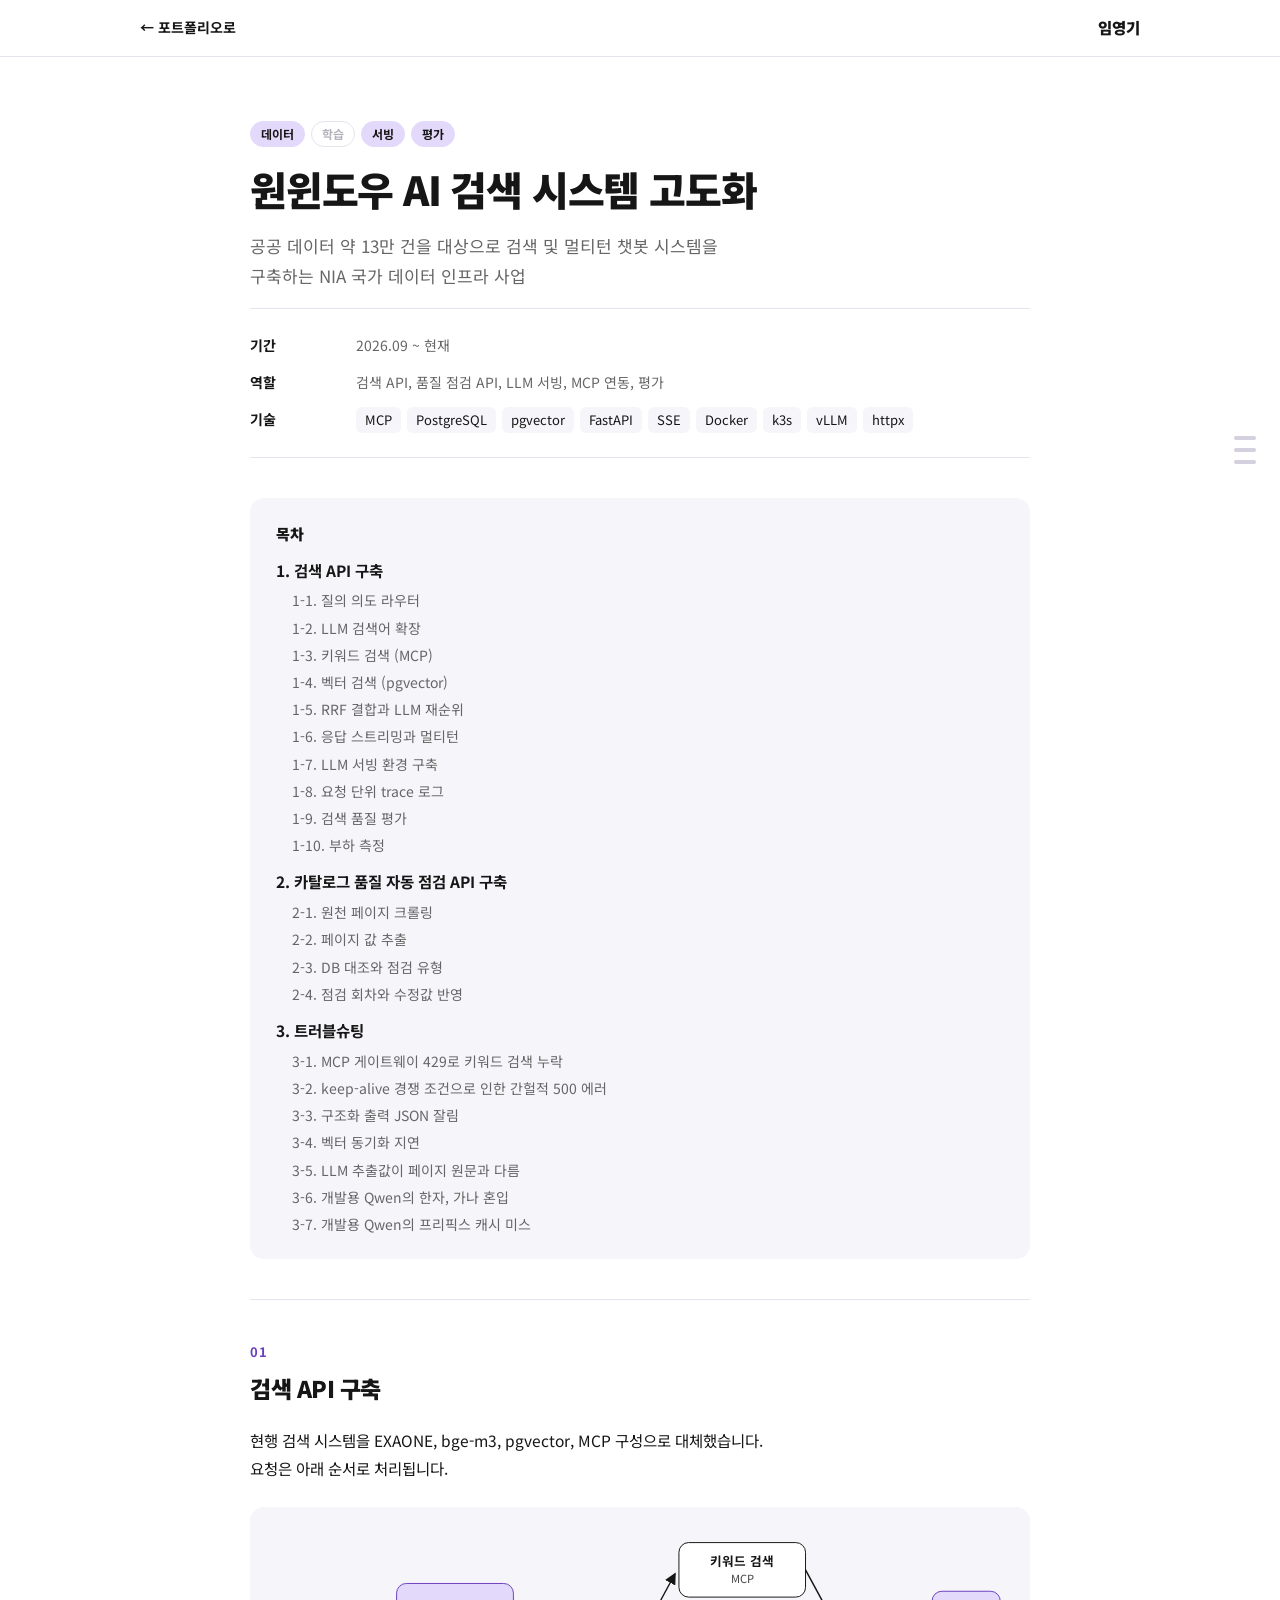
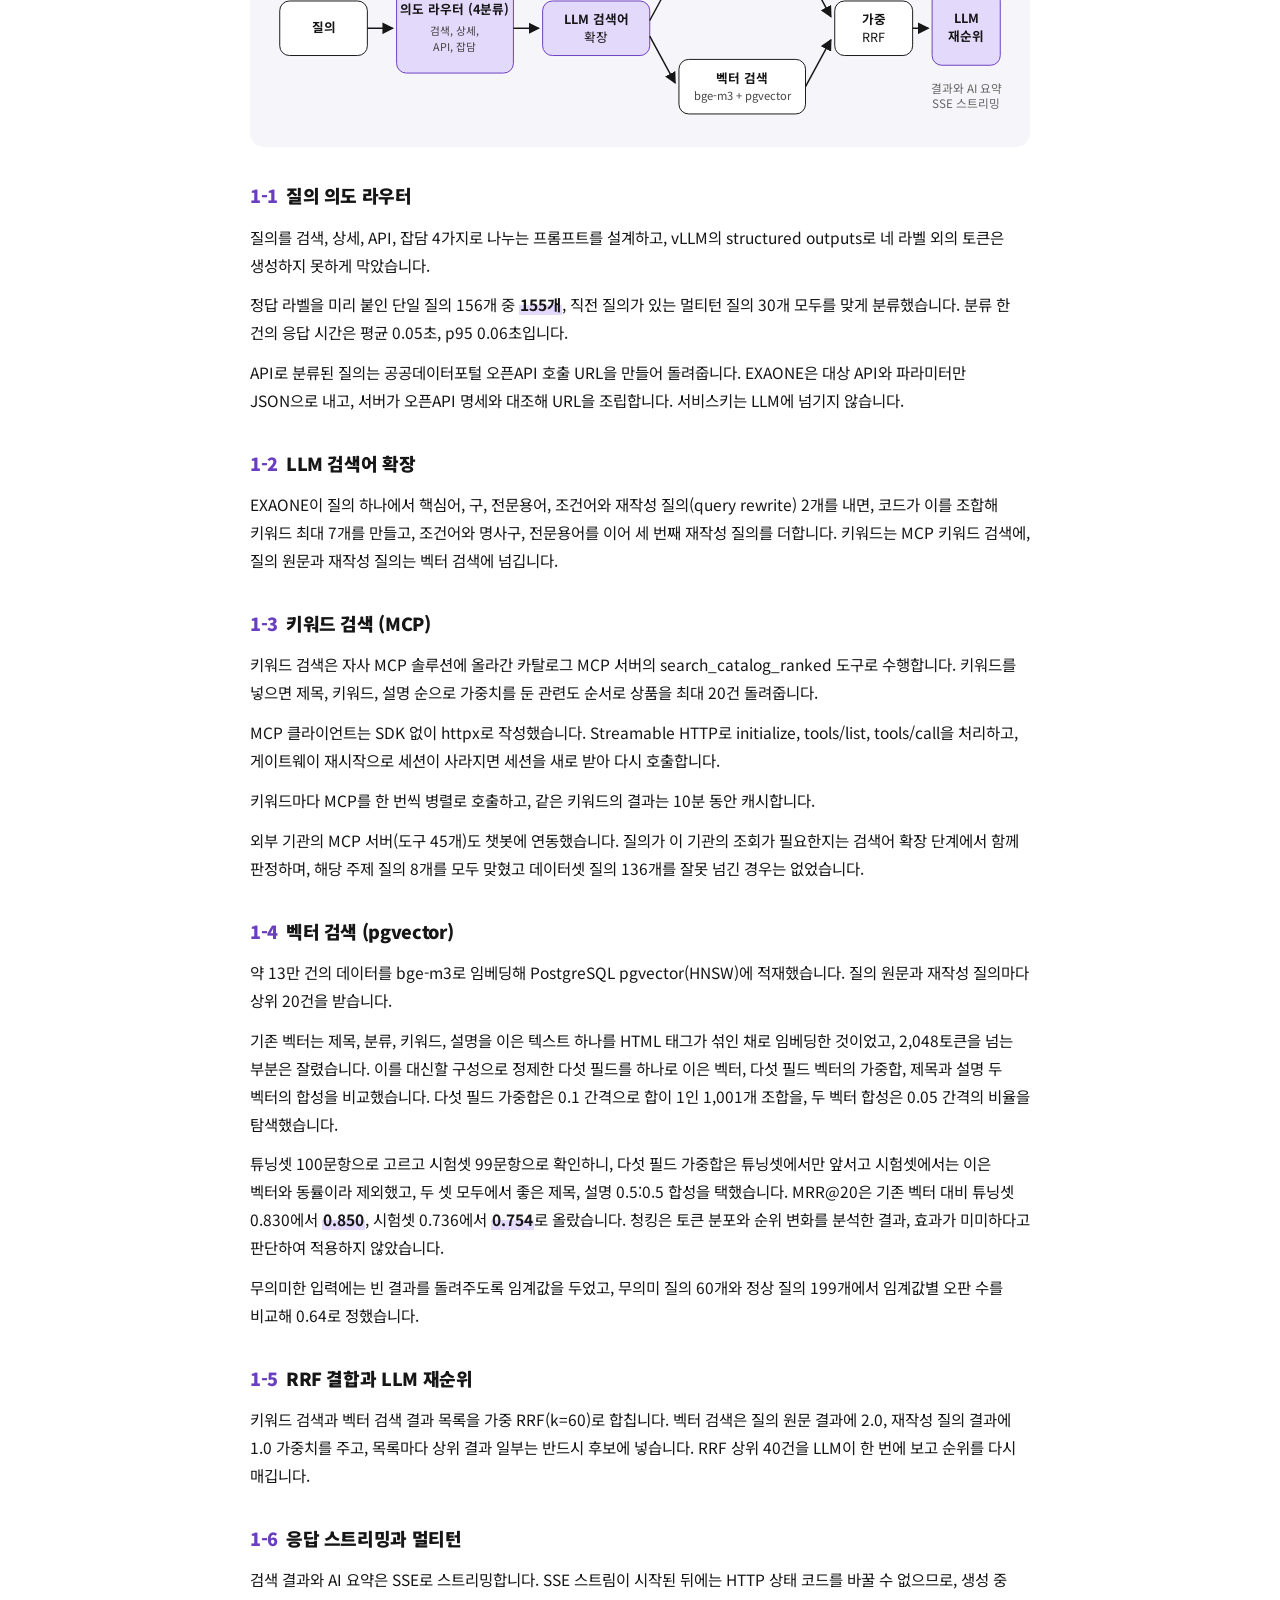
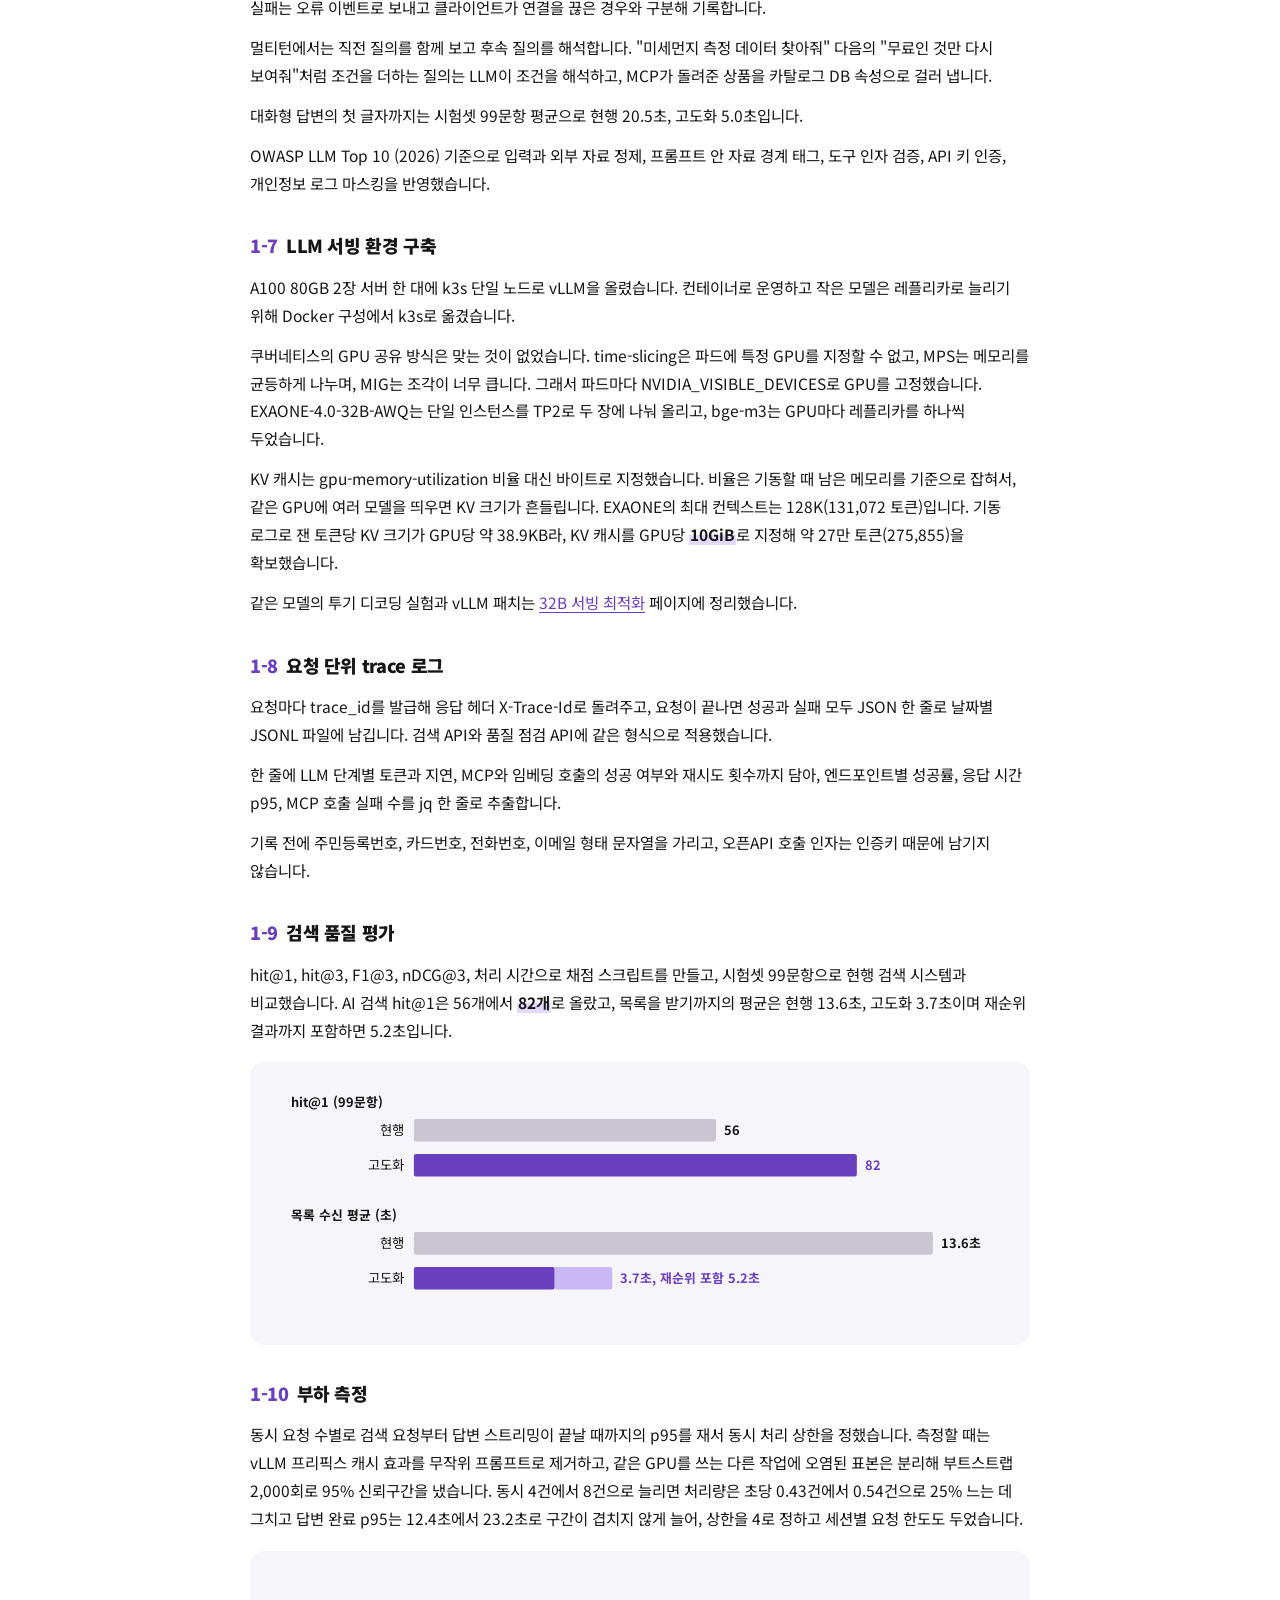
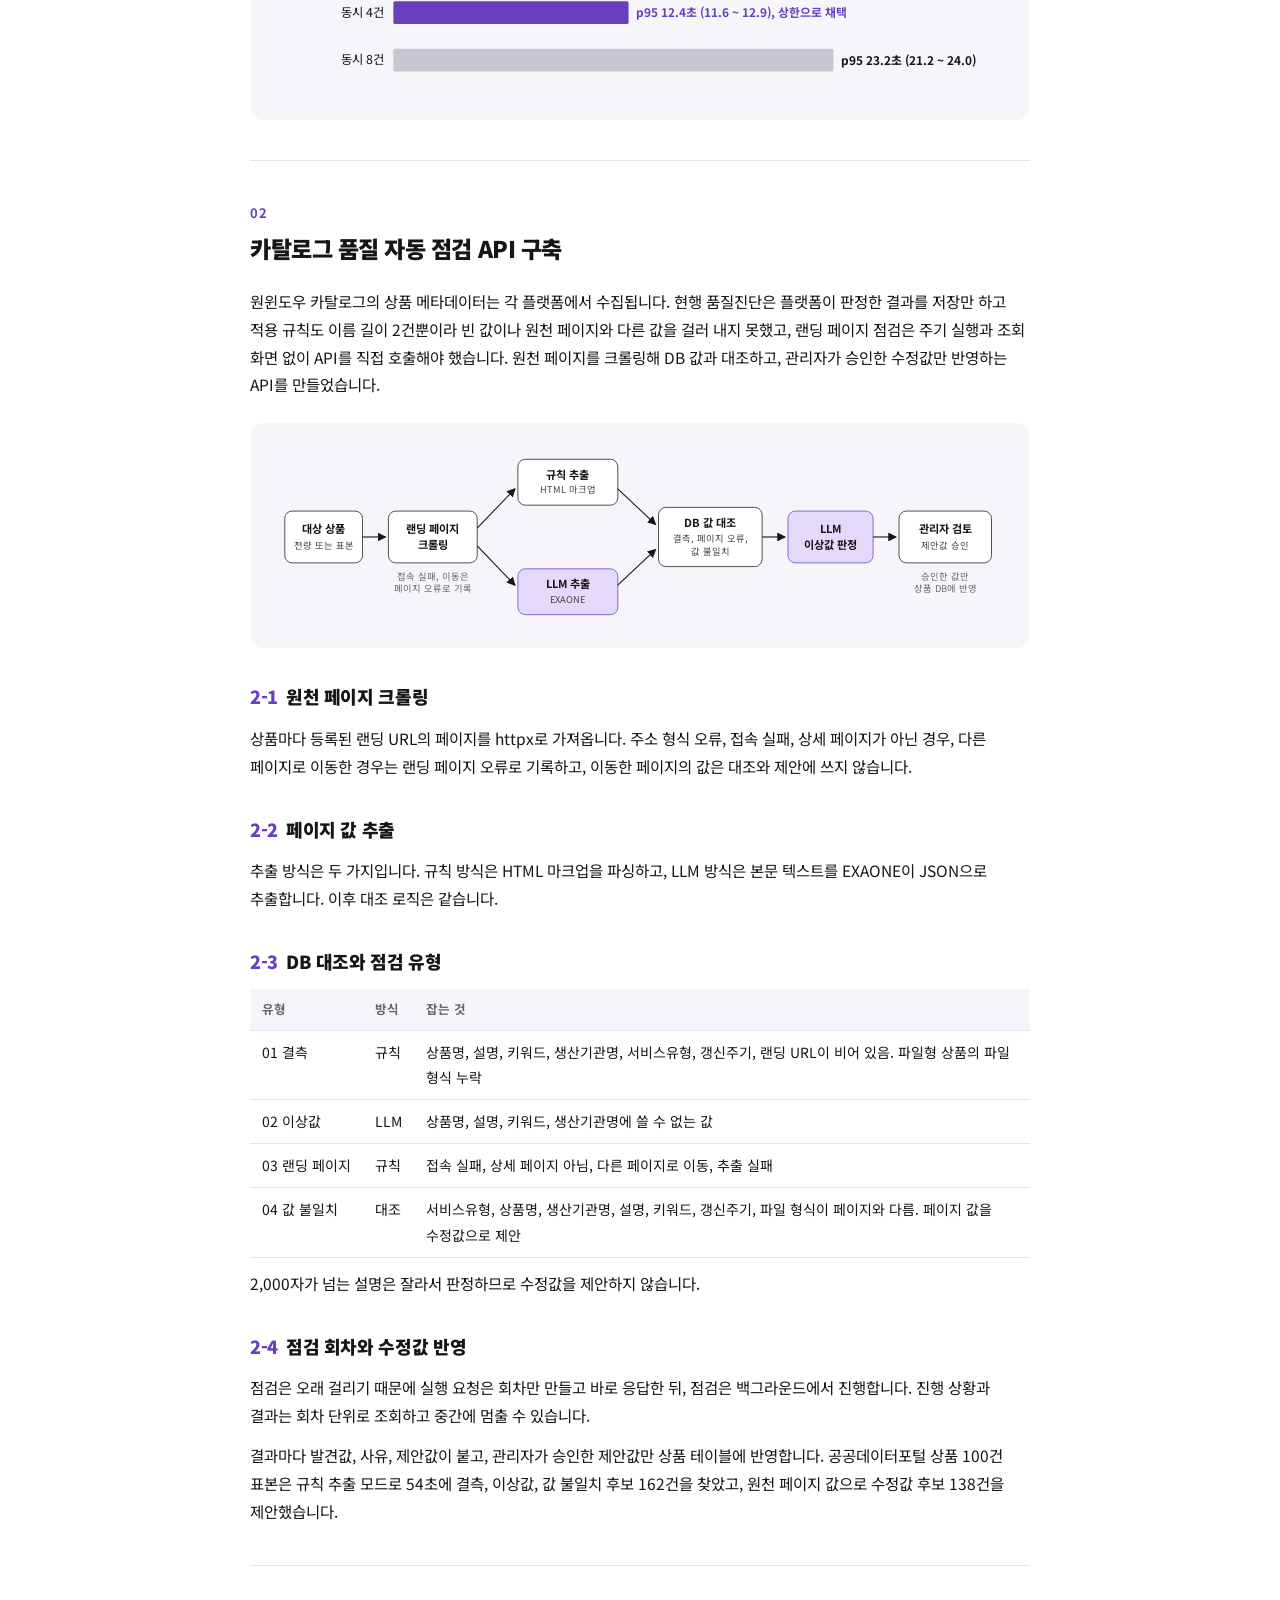
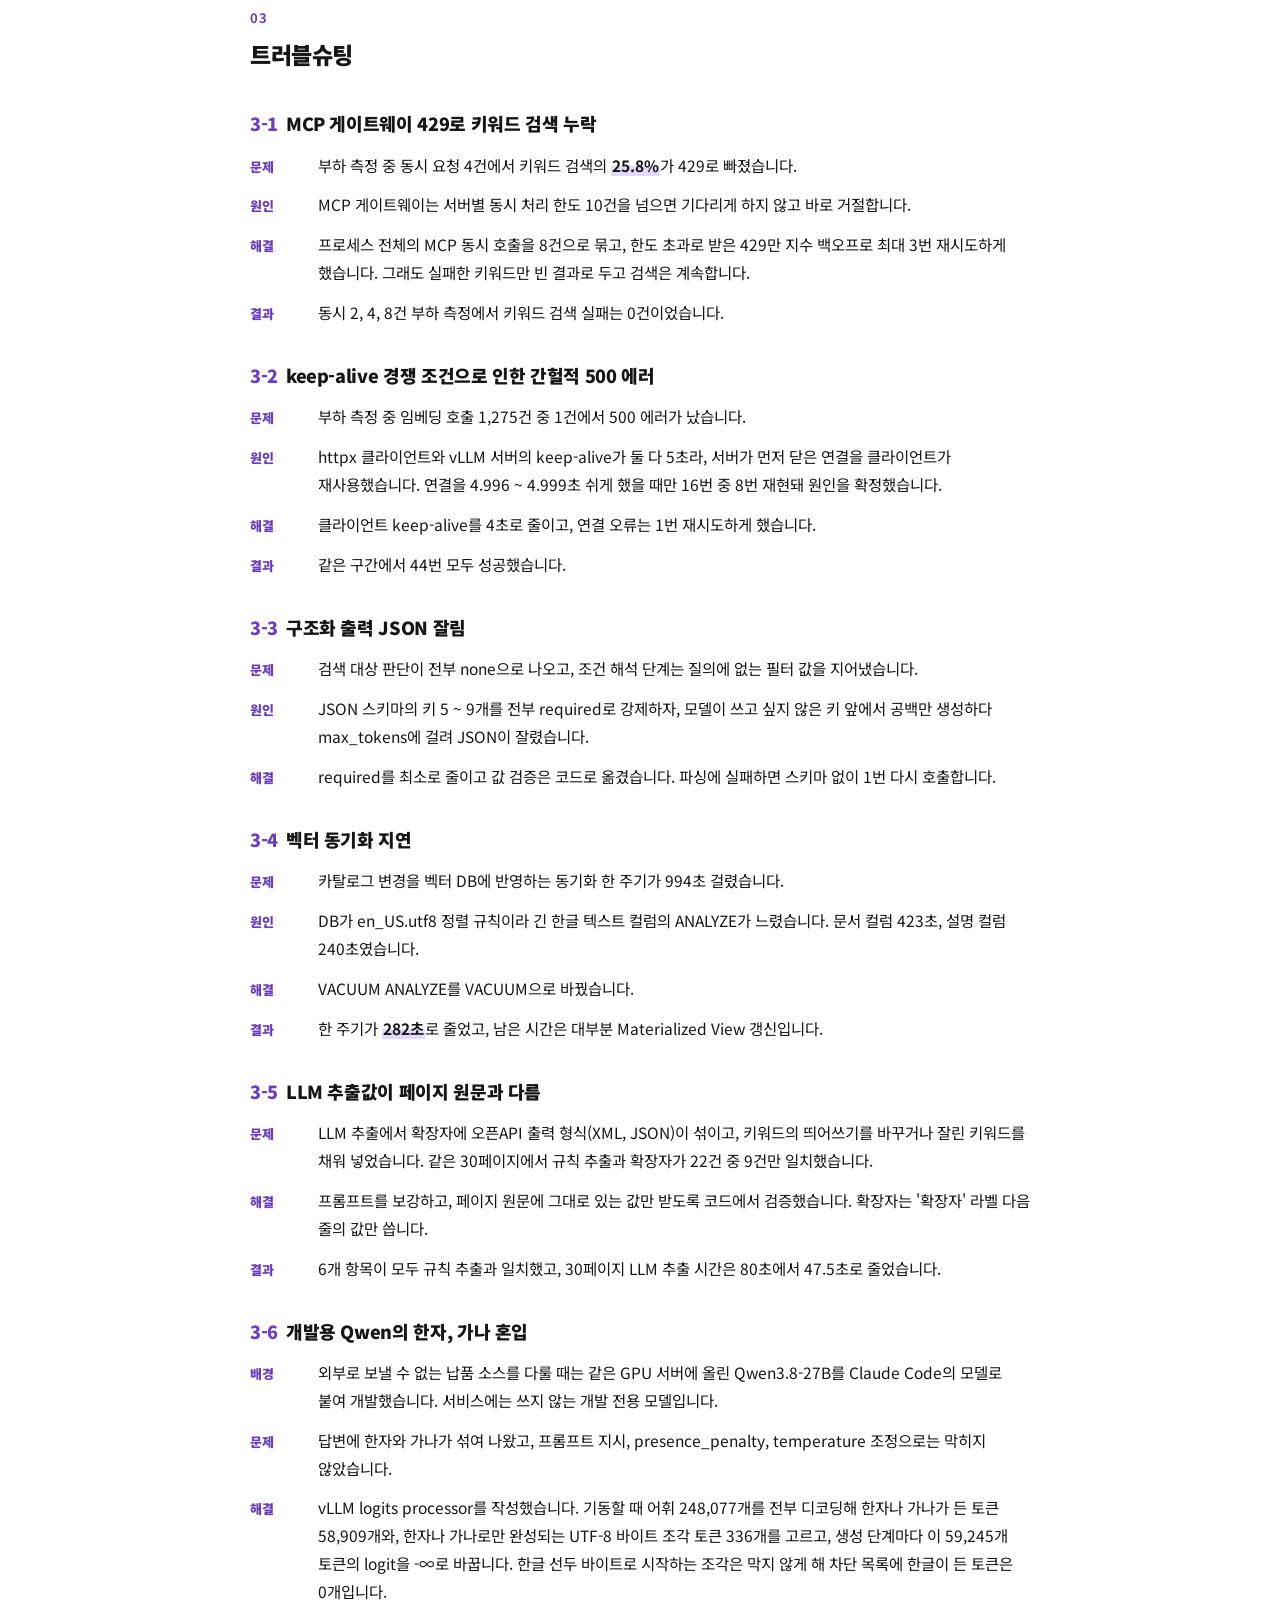
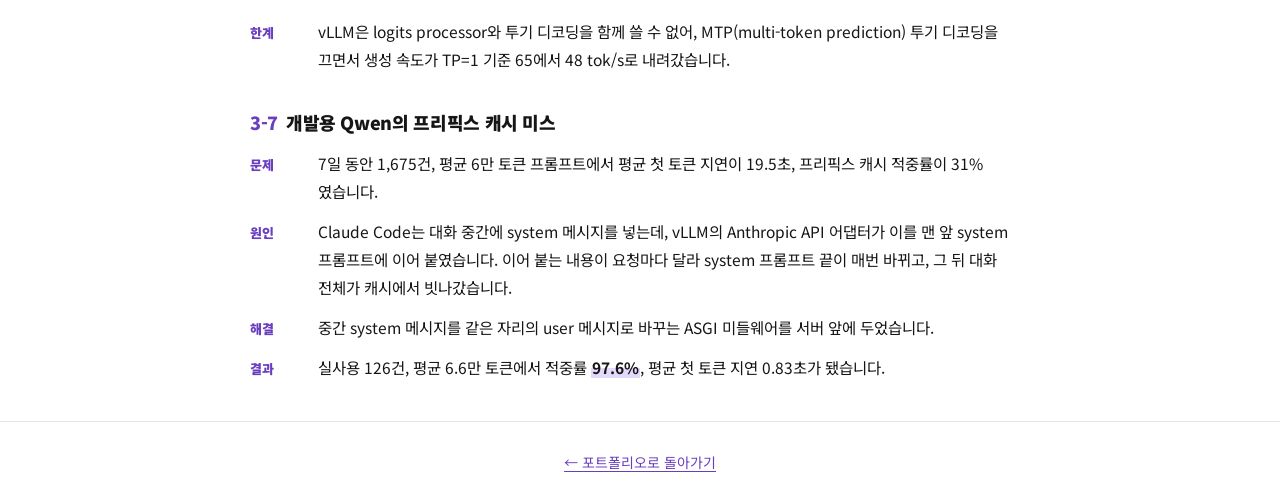
<file: projects/onewindow.html>
<!doctype html>
<html lang="ko">
<head>
<meta charset="utf-8">
<meta name="viewport" content="width=device-width, initial-scale=1">
<meta name="description" content="공공데이터 원윈도우 검색 API와 카탈로그 품질 자동 점검 API 구축">
<title>원윈도우 AI 검색 시스템 고도화 | 임영기</title>
<link rel="preconnect" href="https://fonts.googleapis.com">
<link rel="preconnect" href="https://fonts.gstatic.com" crossorigin>
<link rel="stylesheet" href="https://fonts.googleapis.com/css2?family=Noto+Sans+KR:wght@400;500;700;900&display=swap">
<link rel="stylesheet" href="../css/base.css">
<link rel="stylesheet" href="../css/detail.css">
</head>
<body>
<nav class="nav"><div class="wrap"><a href="../index.html#projects">← 포트폴리오로</a><b>임영기</b></div></nav>

<aside class="minimap" aria-label="목차">
  <div class="bars"><a href="#ch1" aria-label="검색 API 구축"></a><a href="#ch2" aria-label="카탈로그 품질 자동 점검 API 구축"></a><a href="#ch3" aria-label="트러블슈팅"></a></div>
  <div class="panel"><a href="#ch1">검색 API 구축</a><a href="#ch2">카탈로그 품질 자동 점검 API 구축</a><a href="#ch3">트러블슈팅</a></div>
</aside>

<div class="wrap">
  <header>
    <div class="stages"><span class="on">데이터</span><span>학습</span><span class="on">서빙</span><span class="on">평가</span></div>
    <h1>원윈도우 AI 검색 시스템 고도화</h1>
    <p class="lead">공공 데이터 약 13만 건을 대상으로 검색 및 멀티턴 챗봇 시스템을 구축하는 NIA 국가 데이터 인프라 사업</p>
    <dl class="facts">
      <dt>기간</dt><dd>2026.09 ~ 현재</dd>
      <dt>역할</dt><dd>검색 API, 품질 점검 API, LLM 서빙, MCP 연동, 평가</dd>
      <dt>기술</dt>
      <dd><span class="chips"><span>MCP</span><span>PostgreSQL</span><span>pgvector</span><span>FastAPI</span><span>SSE</span><span>Docker</span><span>k3s</span><span>vLLM</span><span>httpx</span></span></dd>
    </dl>
  </header>

  <nav class="toc" aria-label="목차">
    <h2>목차</h2>
    <ol>
      <li><a href="#ch1">1. 검색 API 구축</a>
        <ol>
          <li><a href="#ch1-1">1-1. 질의 의도 라우터</a></li>
          <li><a href="#ch1-2">1-2. LLM 검색어 확장</a></li>
          <li><a href="#ch1-3">1-3. 키워드 검색 (MCP)</a></li>
          <li><a href="#ch1-4">1-4. 벡터 검색 (pgvector)</a></li>
          <li><a href="#ch1-5">1-5. RRF 결합과 LLM 재순위</a></li>
          <li><a href="#ch1-6">1-6. 응답 스트리밍과 멀티턴</a></li>
          <li><a href="#ch1-7">1-7. LLM 서빙 환경 구축</a></li>
          <li><a href="#ch1-8">1-8. 요청 단위 trace 로그</a></li>
          <li><a href="#ch1-9">1-9. 검색 품질 평가</a></li>
          <li><a href="#ch1-10">1-10. 부하 측정</a></li>
        </ol>
      </li>
      <li><a href="#ch2">2. 카탈로그 품질 자동 점검 API 구축</a>
        <ol>
          <li><a href="#ch2-1">2-1. 원천 페이지 크롤링</a></li>
          <li><a href="#ch2-2">2-2. 페이지 값 추출</a></li>
          <li><a href="#ch2-3">2-3. DB 대조와 점검 유형</a></li>
          <li><a href="#ch2-4">2-4. 점검 회차와 수정값 반영</a></li>
        </ol>
      </li>
      <li><a href="#ch3">3. 트러블슈팅</a>
        <ol>
          <li><a href="#ch3-1">3-1. MCP 게이트웨이 429로 키워드 검색 누락</a></li>
          <li><a href="#ch3-2">3-2. keep-alive 경쟁 조건으로 인한 간헐적 500 에러</a></li>
          <li><a href="#ch3-3">3-3. 구조화 출력 JSON 잘림</a></li>
          <li><a href="#ch3-4">3-4. 벡터 동기화 지연</a></li>
          <li><a href="#ch3-5">3-5. LLM 추출값이 페이지 원문과 다름</a></li>
          <li><a href="#ch3-6">3-6. 개발용 Qwen의 한자, 가나 혼입</a></li>
          <li><a href="#ch3-7">3-7. 개발용 Qwen의 프리픽스 캐시 미스</a></li>
        </ol>
      </li>
    </ol>
  </nav>

  <section id="ch1">
    <h2><small>01</small>검색 API 구축</h2>
    <p>현행 검색 시스템을 EXAONE, bge-m3, pgvector, MCP 구성으로 대체했습니다.<br>요청은 아래 순서로 처리됩니다.</p>
    <figure>
      <svg viewBox="0 44 760 206" role="img" aria-label="검색 파이프라인: 질의, 의도 라우터, LLM 검색어 확장, 키워드 검색과 벡터 검색 병렬, 가중 RRF 결합, LLM 재순위, 결과와 요약 스트리밍">
        <defs><marker id="a1" markerWidth="8" markerHeight="8" refX="7" refY="4" orient="auto"><path d="M0 0 L8 4 L0 8 z" fill="#161616"/></marker></defs>
        <g font-size="13" text-anchor="middle">
          <rect x="10" y="120" width="90" height="56" rx="10" fill="#ffffff" stroke="#161616"/><text x="55" y="152" font-weight="700" fill="#161616">질의</text>
          <rect x="130" y="102" width="120" height="92" rx="10" fill="#e3d9fb" stroke="#6a3fbf"/><text x="190" y="133" font-weight="700" fill="#161616">의도 라우터 (4분류)</text><text x="190" y="155" font-size="11" fill="#444444">검색, 상세,</text><text x="190" y="171" font-size="11" fill="#444444">API, 잡담</text>
          <rect x="280" y="120" width="110" height="56" rx="10" fill="#e3d9fb" stroke="#6a3fbf"/><text x="335" y="144" font-weight="700" fill="#161616">LLM 검색어</text><text x="335" y="162" fill="#161616">확장</text>
          <rect x="420" y="60" width="130" height="56" rx="10" fill="#ffffff" stroke="#161616"/><text x="485" y="84" font-weight="700" fill="#161616">키워드 검색</text><text x="485" y="102" font-size="11.5" fill="#444444">MCP</text>
          <rect x="420" y="180" width="130" height="56" rx="10" fill="#ffffff" stroke="#161616"/><text x="485" y="204" font-weight="700" fill="#161616">벡터 검색</text><text x="485" y="222" font-size="11.5" fill="#444444">bge-m3 + pgvector</text>
          <rect x="580" y="120" width="80" height="56" rx="10" fill="#ffffff" stroke="#161616"/><text x="620" y="144" font-weight="700" fill="#161616">가중</text><text x="620" y="162" fill="#161616">RRF</text>
          <rect x="680" y="110" width="70" height="76" rx="10" fill="#e3d9fb" stroke="#6a3fbf"/><text x="715" y="143" font-weight="700" fill="#161616">LLM</text><text x="715" y="161" font-weight="700" fill="#161616">재순위</text>
        </g>
        <g stroke="#161616" stroke-width="1.5" fill="none" marker-end="url(#a1)">
          <path d="M100 148 H126"/><path d="M250 148 H276"/>
          <path d="M390 140 L416 92"/><path d="M390 156 L416 204"/>
          <path d="M550 88 L576 136"/><path d="M550 208 L576 160"/>
          <path d="M660 148 H676"/>
        </g>
        <g font-size="12" fill="#666666">
          <text x="715" y="214" text-anchor="middle">결과와 AI 요약</text>
          <text x="715" y="230" text-anchor="middle">SSE 스트리밍</text>
        </g>
      </svg>
    </figure>

    <div class="sub" id="ch1-1">
      <h3><small>1-1</small>질의 의도 라우터</h3>
      <p>질의를 검색, 상세, API, 잡담 4가지로 나누는 프롬프트를 설계하고, vLLM의 structured outputs로 네 라벨 외의 토큰은 생성하지 못하게 막았습니다.</p>
      <p>정답 라벨을 미리 붙인 단일 질의 156개 중 <mark>155개</mark>, 직전 질의가 있는 멀티턴 질의 30개 모두를 맞게 분류했습니다. 분류 한 건의 응답 시간은 평균 0.05초, p95 0.06초입니다.</p>
      <p>API로 분류된 질의는 공공데이터포털 오픈API 호출 URL을 만들어 돌려줍니다. EXAONE은 대상 API와 파라미터만 JSON으로 내고, 서버가 오픈API 명세와 대조해 URL을 조립합니다. 서비스키는 LLM에 넘기지 않습니다.</p>
    </div>

    <div class="sub" id="ch1-2">
      <h3><small>1-2</small>LLM 검색어 확장</h3>
      <p>EXAONE이 질의 하나에서 핵심어, 구, 전문용어, 조건어와 재작성 질의(query rewrite) 2개를 내면, 코드가 이를 조합해 키워드 최대 7개를 만들고, 조건어와 명사구, 전문용어를 이어 세 번째 재작성 질의를 더합니다. 키워드는 MCP 키워드 검색에, 질의 원문과 재작성 질의는 벡터 검색에 넘깁니다.</p>
    </div>

    <div class="sub" id="ch1-3">
      <h3><small>1-3</small>키워드 검색 (MCP)</h3>
      <p>키워드 검색은 자사 MCP 솔루션에 올라간 카탈로그 MCP 서버의 search_catalog_ranked 도구로 수행합니다. 키워드를 넣으면 제목, 키워드, 설명 순으로 가중치를 둔 관련도 순서로 상품을 최대 20건 돌려줍니다.</p>
      <p>MCP 클라이언트는 SDK 없이 httpx로 작성했습니다. Streamable HTTP로 initialize, tools/list, tools/call을 처리하고, 게이트웨이 재시작으로 세션이 사라지면 세션을 새로 받아 다시 호출합니다.</p>
      <p>키워드마다 MCP를 한 번씩 병렬로 호출하고, 같은 키워드의 결과는 10분 동안 캐시합니다.</p>
      <p>외부 기관의 MCP 서버(도구 45개)도 챗봇에 연동했습니다. 질의가 이 기관의 조회가 필요한지는 검색어 확장 단계에서 함께 판정하며, 해당 주제 질의 8개를 모두 맞혔고 데이터셋 질의 136개를 잘못 넘긴 경우는 없었습니다.</p>
    </div>

    <div class="sub" id="ch1-4">
      <h3><small>1-4</small>벡터 검색 (pgvector)</h3>
      <p>약 13만 건의 데이터를 bge-m3로 임베딩해 PostgreSQL pgvector(HNSW)에 적재했습니다. 질의 원문과 재작성 질의마다 상위 20건을 받습니다.</p>
      <p>기존 벡터는 제목, 분류, 키워드, 설명을 이은 텍스트 하나를 HTML 태그가 섞인 채로 임베딩한 것이었고, 2,048토큰을 넘는 부분은 잘렸습니다. 이를 대신할 구성으로 정제한 다섯 필드를 하나로 이은 벡터, 다섯 필드 벡터의 가중합, 제목과 설명 두 벡터의 합성을 비교했습니다. 다섯 필드 가중합은 0.1 간격으로 합이 1인 1,001개 조합을, 두 벡터 합성은 0.05 간격의 비율을 탐색했습니다.</p>
      <p>튜닝셋 100문항으로 고르고 시험셋 99문항으로 확인하니, 다섯 필드 가중합은 튜닝셋에서만 앞서고 시험셋에서는 이은 벡터와 동률이라 제외했고, 두 셋 모두에서 좋은 제목, 설명 0.5:0.5 합성을 택했습니다. MRR@20은 기존 벡터 대비 튜닝셋 0.830에서 <mark>0.850</mark>, 시험셋 0.736에서 <mark>0.754</mark>로 올랐습니다. 청킹은 토큰 분포와 순위 변화를 분석한 결과, 효과가 미미하다고 판단하여 적용하지 않았습니다.</p>
      <p>무의미한 입력에는 빈 결과를 돌려주도록 임계값을 두었고, 무의미 질의 60개와 정상 질의 199개에서 임계값별 오판 수를 비교해 0.64로 정했습니다.</p>
    </div>

    <div class="sub" id="ch1-5">
      <h3><small>1-5</small>RRF 결합과 LLM 재순위</h3>
      <p>키워드 검색과 벡터 검색 결과 목록을 가중 RRF(k=60)로 합칩니다. 벡터 검색은 질의 원문 결과에 2.0, 재작성 질의 결과에 1.0 가중치를 주고, 목록마다 상위 결과 일부는 반드시 후보에 넣습니다. RRF 상위 40건을 LLM이 한 번에 보고 순위를 다시 매깁니다.</p>
    </div>

    <div class="sub" id="ch1-6">
      <h3><small>1-6</small>응답 스트리밍과 멀티턴</h3>
      <p>검색 결과와 AI 요약은 SSE로 스트리밍합니다. SSE 스트림이 시작된 뒤에는 HTTP 상태 코드를 바꿀 수 없으므로, 생성 중 실패는 오류 이벤트로 보내고 클라이언트가 연결을 끊은 경우와 구분해 기록합니다.</p>
      <p>멀티턴에서는 직전 질의를 함께 보고 후속 질의를 해석합니다. "미세먼지 측정 데이터 찾아줘" 다음의 "무료인 것만 다시 보여줘"처럼 조건을 더하는 질의는 LLM이 조건을 해석하고, MCP가 돌려준 상품을 카탈로그 DB 속성으로 걸러 냅니다.</p>
      <p>대화형 답변의 첫 글자까지는 시험셋 99문항 평균으로 현행 20.5초, 고도화 5.0초입니다.</p>
      <p>OWASP LLM Top 10 (2026) 기준으로 입력과 외부 자료 정제, 프롬프트 안 자료 경계 태그, 도구 인자 검증, API 키 인증, 개인정보 로그 마스킹을 반영했습니다.</p>
    </div>

    <div class="sub" id="ch1-7">
      <h3><small>1-7</small>LLM 서빙 환경 구축</h3>
      <p>A100 80GB 2장 서버 한 대에 k3s 단일 노드로 vLLM을 올렸습니다. 컨테이너로 운영하고 작은 모델은 레플리카로 늘리기 위해 Docker 구성에서 k3s로 옮겼습니다.</p>
      <p>쿠버네티스의 GPU 공유 방식은 맞는 것이 없었습니다. time-slicing은 파드에 특정 GPU를 지정할 수 없고, MPS는 메모리를 균등하게 나누며, MIG는 조각이 너무 큽니다. 그래서 파드마다 NVIDIA_VISIBLE_DEVICES로 GPU를 고정했습니다. EXAONE-4.0-32B-AWQ는 단일 인스턴스를 TP2로 두 장에 나눠 올리고, bge-m3는 GPU마다 레플리카를 하나씩 두었습니다.</p>
      <p>KV 캐시는 gpu-memory-utilization 비율 대신 바이트로 지정했습니다. 비율은 기동할 때 남은 메모리를 기준으로 잡혀서, 같은 GPU에 여러 모델을 띄우면 KV 크기가 흔들립니다. EXAONE의 최대 컨텍스트는 128K(131,072 토큰)입니다. 기동 로그로 잰 토큰당 KV 크기가 GPU당 약 38.9KB라, KV 캐시를 GPU당 <mark>10GiB</mark>로 지정해 약 27만 토큰(275,855)을 확보했습니다.</p>
      <p>같은 모델의 투기 디코딩 실험과 vLLM 패치는 <a href="serving32b.html">32B 서빙 최적화</a> 페이지에 정리했습니다.</p>
    </div>

    <div class="sub" id="ch1-8">
      <h3><small>1-8</small>요청 단위 trace 로그</h3>
      <p>요청마다 trace_id를 발급해 응답 헤더 X-Trace-Id로 돌려주고, 요청이 끝나면 성공과 실패 모두 JSON 한 줄로 날짜별 JSONL 파일에 남깁니다. 검색 API와 품질 점검 API에 같은 형식으로 적용했습니다.</p>
      <p>한 줄에 LLM 단계별 토큰과 지연, MCP와 임베딩 호출의 성공 여부와 재시도 횟수까지 담아, 엔드포인트별 성공률, 응답 시간 p95, MCP 호출 실패 수를 jq 한 줄로 추출합니다.</p>
      <p>기록 전에 주민등록번호, 카드번호, 전화번호, 이메일 형태 문자열을 가리고, 오픈API 호출 인자는 인증키 때문에 남기지 않습니다.</p>
    </div>

    <div class="sub" id="ch1-9">
      <h3><small>1-9</small>검색 품질 평가</h3>
      <p>hit@1, hit@3, F1@3, nDCG@3, 처리 시간으로 채점 스크립트를 만들고, 시험셋 99문항으로 현행 검색 시스템과 비교했습니다. AI 검색 hit@1은 56개에서 <mark>82개</mark>로 올랐고, 목록을 받기까지의 평균은 현행 13.6초, 고도화 3.7초이며 재순위 결과까지 포함하면&nbsp;5.2초입니다.</p>
      <figure>
        <svg viewBox="0 0 720 236" role="img" aria-label="시험셋 99문항 비교: hit@1 현행 56 대 고도화 82, 목록 수신 평균 현행 13.6초 대 고도화 3.7초, 재순위 포함 5.2초">
          <g font-size="12.5" font-weight="700" fill="#161616"><text x="20" y="24">hit@1 (99문항)</text><text x="20" y="134">목록 수신 평균 (초)</text></g>
          <g font-size="13" fill="#161616" text-anchor="end"><text x="130" y="52">현행</text><text x="130" y="86">고도화</text><text x="130" y="162">현행</text><text x="130" y="196">고도화</text></g>
          <rect x="140" y="36" width="294" height="22" rx="2" fill="#c9c6d2"/>
          <rect x="140" y="70" width="431" height="22" rx="2" fill="#6a3fbf"/>
          <rect x="140" y="146" width="505" height="22" rx="2" fill="#c9c6d2"/>
          <rect x="140" y="180" width="137" height="22" rx="2" fill="#6a3fbf"/>
          <rect x="277" y="180" width="56" height="22" rx="2" fill="#c9b8f5"/>
          <g font-size="12.5" font-weight="700" fill="#161616">
            <text x="442" y="52">56</text><text x="579" y="86" fill="#6a3fbf">82</text>
            <text x="653" y="162">13.6초</text><text x="341" y="196" fill="#6a3fbf">3.7초, 재순위 포함 5.2초</text>
          </g>
        </svg>
      </figure>
    </div>

    <div class="sub" id="ch1-10">
      <h3><small>1-10</small>부하 측정</h3>
      <p>동시 요청 수별로 검색 요청부터 답변 스트리밍이 끝날 때까지의 p95를 재서 동시 처리 상한을 정했습니다. 측정할 때는 vLLM 프리픽스 캐시 효과를 무작위 프롬프트로 제거하고, 같은 GPU를 쓰는 다른 작업에 오염된 표본은 분리해 부트스트랩 2,000회로 95% 신뢰구간을 냈습니다. 동시 4건에서 8건으로 늘리면 처리량은 초당 0.43건에서 0.54건으로 25% 느는 데 그치고 답변 완료 p95는 12.4초에서 23.2초로 구간이 겹치지 않게 늘어, 상한을 4로 정하고 세션별 요청 한도도&nbsp;두었습니다.</p>
      <figure>
        <svg viewBox="0 0 780 136" role="img" aria-label="동시 요청 수별 답변 완료 p95: 4건 12.4초 (95% 신뢰구간 11.6에서 12.9초), 8건 23.2초 (21.2에서 24.0초)">
          <g font-size="13" fill="#161616" text-anchor="end"><text x="120" y="48">동시 4건</text><text x="120" y="98">동시 8건</text></g>
          <rect x="130" y="32" width="248" height="24" rx="2" fill="#6a3fbf"/>
          <rect x="130" y="82" width="464" height="24" rx="2" fill="#c9c6d2"/>
          <g font-size="12.5" font-weight="700"><text x="386" y="49" fill="#6a3fbf">p95 12.4초 (11.6 ~ 12.9), 상한으로 채택</text><text x="602" y="99" fill="#161616">p95 23.2초 (21.2 ~ 24.0)</text></g>
        </svg>
      </figure>
    </div>
  </section>

  <section id="ch2">
    <h2><small>02</small>카탈로그 품질 자동 점검 API 구축</h2>
    <p>원윈도우 카탈로그의 상품 메타데이터는 각 플랫폼에서 수집됩니다. 현행 품질진단은 플랫폼이 판정한 결과를 저장만 하고 적용 규칙도 이름 길이 2건뿐이라 빈 값이나 원천 페이지와 다른 값을 걸러 내지 못했고, 랜딩 페이지 점검은 주기 실행과 조회 화면 없이 API를 직접 호출해야 했습니다. 원천 페이지를 크롤링해 DB 값과 대조하고, 관리자가 승인한 수정값만 반영하는 API를 만들었습니다.</p>

    <figure>
      <svg viewBox="0 0 1000 250" role="img" aria-label="품질 점검 흐름: 대상 상품, 랜딩 페이지 크롤링, 규칙 추출 또는 LLM 추출, DB 값 대조, LLM 이상값 판정, 관리자 검토">
        <defs><marker id="q1" markerWidth="8" markerHeight="8" refX="7" refY="4" orient="auto"><path d="M0 0 L8 4 L0 8 z" fill="#161616"/></marker></defs>
        <g font-size="15" font-weight="700" text-anchor="middle" fill="#161616">
          <rect x="20" y="92" width="105" height="70" rx="10" fill="#ffffff" stroke="#161616"/><text x="72.5" y="122">대상 상품</text>
          <rect x="160" y="92" width="120" height="70" rx="10" fill="#ffffff" stroke="#161616"/><text x="220" y="122">랜딩 페이지</text><text x="220" y="143">크롤링</text>
          <rect x="335" y="22" width="135" height="62" rx="10" fill="#ffffff" stroke="#161616"/><text x="402.5" y="48">규칙 추출</text>
          <rect x="335" y="170" width="135" height="62" rx="10" fill="#e3d9fb" stroke="#6a3fbf"/><text x="402.5" y="196">LLM 추출</text>
          <rect x="525" y="87" width="140" height="80" rx="10" fill="#ffffff" stroke="#161616"/><text x="595" y="113">DB 값 대조</text>
          <rect x="700" y="92" width="115" height="70" rx="10" fill="#e3d9fb" stroke="#6a3fbf"/><text x="757.5" y="122">LLM</text><text x="757.5" y="143">이상값 판정</text>
          <rect x="850" y="92" width="125" height="70" rx="10" fill="#ffffff" stroke="#161616"/><text x="912.5" y="122">관리자 검토</text>
        </g>
        <g font-size="12.5" text-anchor="middle" fill="#444444">
          <text x="72.5" y="143">전량 또는 표본</text>
          <text x="402.5" y="68">HTML 마크업</text>
          <text x="402.5" y="216">EXAONE</text>
          <text x="595" y="134">결측, 페이지 오류,</text><text x="595" y="151">값 불일치</text>
          <text x="912.5" y="143">제안값 승인</text>
        </g>
        <g font-size="12.5" text-anchor="middle" fill="#666666">
          <text x="220" y="185">접속 실패, 이동은</text><text x="220" y="202">페이지 오류로 기록</text>
          <text x="912.5" y="185">승인한 값만</text><text x="912.5" y="202">상품 DB에 반영</text>
        </g>
        <g stroke="#161616" stroke-width="1.5" fill="none" marker-end="url(#q1)">
          <path d="M125 127 H156"/>
          <path d="M280 115 L331 62"/><path d="M280 139 L331 192"/>
          <path d="M470 62 L521 110"/><path d="M470 192 L521 144"/>
          <path d="M665 127 H696"/><path d="M815 127 H846"/>
        </g>
      </svg>
    </figure>

    <div class="sub" id="ch2-1">
      <h3><small>2-1</small>원천 페이지 크롤링</h3>
      <p>상품마다 등록된 랜딩 URL의 페이지를 httpx로 가져옵니다. 주소 형식 오류, 접속 실패, 상세 페이지가 아닌 경우, 다른 페이지로 이동한 경우는 랜딩 페이지 오류로 기록하고, 이동한 페이지의 값은 대조와 제안에 쓰지 않습니다.</p>
    </div>

    <div class="sub" id="ch2-2">
      <h3><small>2-2</small>페이지 값 추출</h3>
      <p>추출 방식은 두 가지입니다. 규칙 방식은 HTML 마크업을 파싱하고, LLM 방식은 본문 텍스트를 EXAONE이 JSON으로 추출합니다. 이후 대조 로직은 같습니다.</p>
    </div>

    <div class="sub" id="ch2-3">
      <h3><small>2-3</small>DB 대조와 점검 유형</h3>
      <div class="tbl">
        <table class="types">
          <tr><th>유형</th><th>방식</th><th>잡는 것</th></tr>
          <tr><td>01 결측</td><td>규칙</td><td>상품명, 설명, 키워드, 생산기관명, 서비스유형, 갱신주기, 랜딩 URL이 비어 있음. 파일형 상품의 파일 형식 누락</td></tr>
          <tr><td>02 이상값</td><td>LLM</td><td>상품명, 설명, 키워드, 생산기관명에 쓸 수 없는 값</td></tr>
          <tr><td>03 랜딩 페이지</td><td>규칙</td><td>접속 실패, 상세 페이지 아님, 다른 페이지로 이동, 추출 실패</td></tr>
          <tr><td>04 값 불일치</td><td>대조</td><td>서비스유형, 상품명, 생산기관명, 설명, 키워드, 갱신주기, 파일 형식이 페이지와 다름. 페이지 값을 수정값으로 제안</td></tr>
        </table>
      </div>
      <p>2,000자가 넘는 설명은 잘라서 판정하므로 수정값을 제안하지 않습니다.</p>
    </div>

    <div class="sub" id="ch2-4">
      <h3><small>2-4</small>점검 회차와 수정값 반영</h3>
      <p>점검은 오래 걸리기 때문에 실행 요청은 회차만 만들고 바로 응답한 뒤, 점검은 백그라운드에서 진행합니다. 진행 상황과 결과는 회차 단위로 조회하고 중간에 멈출 수 있습니다.</p>
      <p>결과마다 발견값, 사유, 제안값이 붙고, 관리자가 승인한 제안값만 상품 테이블에 반영합니다. 공공데이터포털 상품 100건 표본은 규칙 추출 모드로 54초에 결측, 이상값, 값 불일치 후보 162건을 찾았고, 원천 페이지 값으로 수정값 후보 138건을 제안했습니다.</p>
    </div>

  </section>

  <section id="ch3">
    <h2><small>03</small>트러블슈팅</h2>

    <div class="sub" id="ch3-1">
      <h3><small>3-1</small>MCP 게이트웨이 429로 키워드 검색 누락</h3>
      <div class="psr">
        <div><b>문제</b><p>부하 측정 중 동시 요청 4건에서 키워드 검색의 <mark>25.8%</mark>가 429로 빠졌습니다.</p></div>
        <div><b>원인</b><p>MCP 게이트웨이는 서버별 동시 처리 한도 10건을 넘으면 기다리게 하지 않고 바로 거절합니다.</p></div>
        <div><b>해결</b><p>프로세스 전체의 MCP 동시 호출을 8건으로 묶고, 한도 초과로 받은 429만 지수 백오프로 최대 3번 재시도하게 했습니다. 그래도 실패한 키워드만 빈 결과로 두고 검색은 계속합니다.</p></div>
        <div><b>결과</b><p>동시 2, 4, 8건 부하 측정에서 키워드 검색 실패는 0건이었습니다.</p></div>
      </div>
    </div>

    <div class="sub" id="ch3-2">
      <h3><small>3-2</small>keep-alive 경쟁 조건으로 인한 간헐적 500 에러</h3>
      <div class="psr">
        <div><b>문제</b><p>부하 측정 중 임베딩 호출 1,275건 중 1건에서 500 에러가 났습니다.</p></div>
        <div><b>원인</b><p>httpx 클라이언트와 vLLM 서버의 keep-alive가 둘 다 5초라, 서버가 먼저 닫은 연결을 클라이언트가 재사용했습니다. 연결을 4.996 ~ 4.999초 쉬게 했을 때만 16번 중 8번 재현돼 원인을 확정했습니다.</p></div>
        <div><b>해결</b><p>클라이언트 keep-alive를 4초로 줄이고, 연결 오류는 1번 재시도하게 했습니다.</p></div>
        <div><b>결과</b><p>같은 구간에서 44번 모두 성공했습니다.</p></div>
      </div>
    </div>

    <div class="sub" id="ch3-3">
      <h3><small>3-3</small>구조화 출력 JSON 잘림</h3>
      <div class="psr">
        <div><b>문제</b><p>검색 대상 판단이 전부 none으로 나오고, 조건 해석 단계는 질의에 없는 필터 값을 지어냈습니다.</p></div>
        <div><b>원인</b><p>JSON 스키마의 키 5 ~ 9개를 전부 required로 강제하자, 모델이 쓰고 싶지 않은 키 앞에서 공백만 생성하다 max_tokens에 걸려 JSON이 잘렸습니다.</p></div>
        <div><b>해결</b><p>required를 최소로 줄이고 값 검증은 코드로 옮겼습니다. 파싱에 실패하면 스키마 없이 1번 다시 호출합니다.</p></div>
      </div>
    </div>

    <div class="sub" id="ch3-4">
      <h3><small>3-4</small>벡터 동기화 지연</h3>
      <div class="psr">
        <div><b>문제</b><p>카탈로그 변경을 벡터 DB에 반영하는 동기화 한 주기가 994초 걸렸습니다.</p></div>
        <div><b>원인</b><p>DB가 en_US.utf8 정렬 규칙이라 긴 한글 텍스트 컬럼의 ANALYZE가 느렸습니다. 문서 컬럼 423초, 설명 컬럼 240초였습니다.</p></div>
        <div><b>해결</b><p>VACUUM ANALYZE를 VACUUM으로 바꿨습니다.</p></div>
        <div><b>결과</b><p>한 주기가 <mark>282초</mark>로 줄었고, 남은 시간은 대부분 Materialized View 갱신입니다.</p></div>
      </div>
    </div>

    <div class="sub" id="ch3-5">
      <h3><small>3-5</small>LLM 추출값이 페이지 원문과 다름</h3>
      <div class="psr">
        <div><b>문제</b><p>LLM 추출에서 확장자에 오픈API 출력 형식(XML, JSON)이 섞이고, 키워드의 띄어쓰기를 바꾸거나 잘린 키워드를 채워 넣었습니다. 같은 30페이지에서 규칙 추출과 확장자가 22건 중 9건만 일치했습니다.</p></div>
        <div><b>해결</b><p>프롬프트를 보강하고, 페이지 원문에 그대로 있는 값만 받도록 코드에서 검증했습니다. 확장자는 '확장자' 라벨 다음 줄의 값만 씁니다.</p></div>
        <div><b>결과</b><p>6개 항목이 모두 규칙 추출과 일치했고, 30페이지 LLM 추출 시간은 80초에서 47.5초로 줄었습니다.</p></div>
      </div>
    </div>

    <div class="sub" id="ch3-6">
      <h3><small>3-6</small>개발용 Qwen의 한자, 가나 혼입</h3>
      <div class="psr">
        <div><b>배경</b><p>외부로 보낼 수 없는 납품 소스를 다룰 때는 같은 GPU 서버에 올린 Qwen3.8-27B를 Claude Code의 모델로 붙여 개발했습니다. 서비스에는 쓰지 않는 개발 전용 모델입니다.</p></div>
        <div><b>문제</b><p>답변에 한자와 가나가 섞여 나왔고, 프롬프트 지시, presence_penalty, temperature 조정으로는 막히지 않았습니다.</p></div>
        <div><b>해결</b><p>vLLM logits processor를 작성했습니다. 기동할 때 어휘 248,077개를 전부 디코딩해 한자나 가나가 든 토큰 58,909개와, 한자나 가나로만 완성되는 UTF-8 바이트 조각 토큰 336개를 고르고, 생성 단계마다 이 59,245개 토큰의 logit을 -∞로 바꿉니다. 한글 선두 바이트로 시작하는 조각은 막지 않게 해 차단 목록에 한글이 든 토큰은 0개입니다.</p></div>
        <div><b>한계</b><p>vLLM은 logits processor와 투기 디코딩을 함께 쓸 수 없어, MTP(multi-token prediction) 투기 디코딩을 끄면서 생성 속도가 TP=1 기준 65에서 48 tok/s로 내려갔습니다.</p></div>
      </div>
    </div>

    <div class="sub" id="ch3-7">
      <h3><small>3-7</small>개발용 Qwen의 프리픽스 캐시 미스</h3>
      <div class="psr">
        <div><b>문제</b><p>7일 동안 1,675건, 평균 6만 토큰 프롬프트에서 평균 첫 토큰 지연이 19.5초, 프리픽스 캐시 적중률이 31%였습니다.</p></div>
        <div><b>원인</b><p>Claude Code는 대화 중간에 system 메시지를 넣는데, vLLM의 Anthropic API 어댑터가 이를 맨 앞 system 프롬프트에 이어 붙였습니다. 이어 붙는 내용이 요청마다 달라 system 프롬프트 끝이 매번 바뀌고, 그 뒤 대화 전체가 캐시에서 빗나갔습니다.</p></div>
        <div><b>해결</b><p>중간 system 메시지를 같은 자리의 user 메시지로 바꾸는 ASGI 미들웨어를 서버 앞에 두었습니다.</p></div>
        <div><b>결과</b><p>실사용 126건, 평균 6.6만 토큰에서 적중률 <mark>97.6%</mark>, 평균 첫 토큰 지연 0.83초가 됐습니다.</p></div>
      </div>
    </div>
  </section>
</div>

<footer><a href="../index.html#projects">← 포트폴리오로 돌아가기</a></footer>
<script src="../js/detail.js"></script>
</body>
</html>
</file>
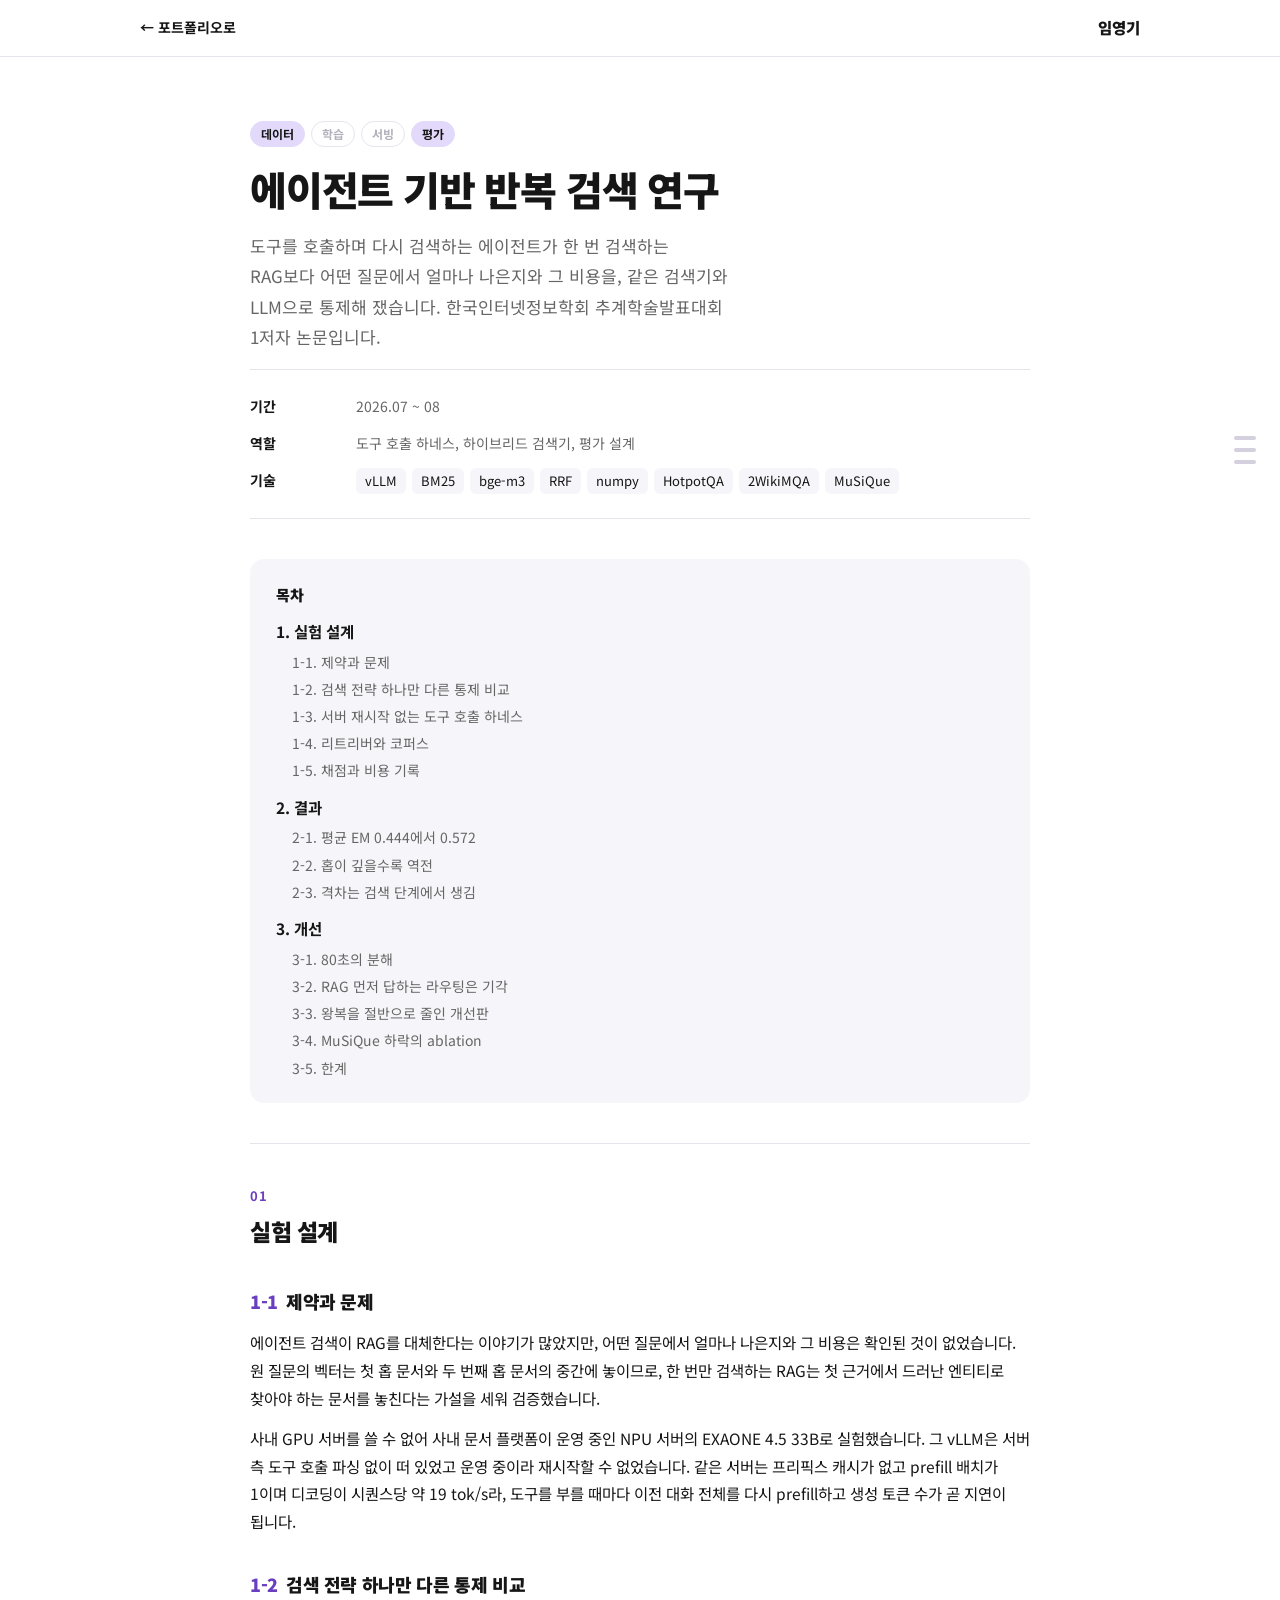
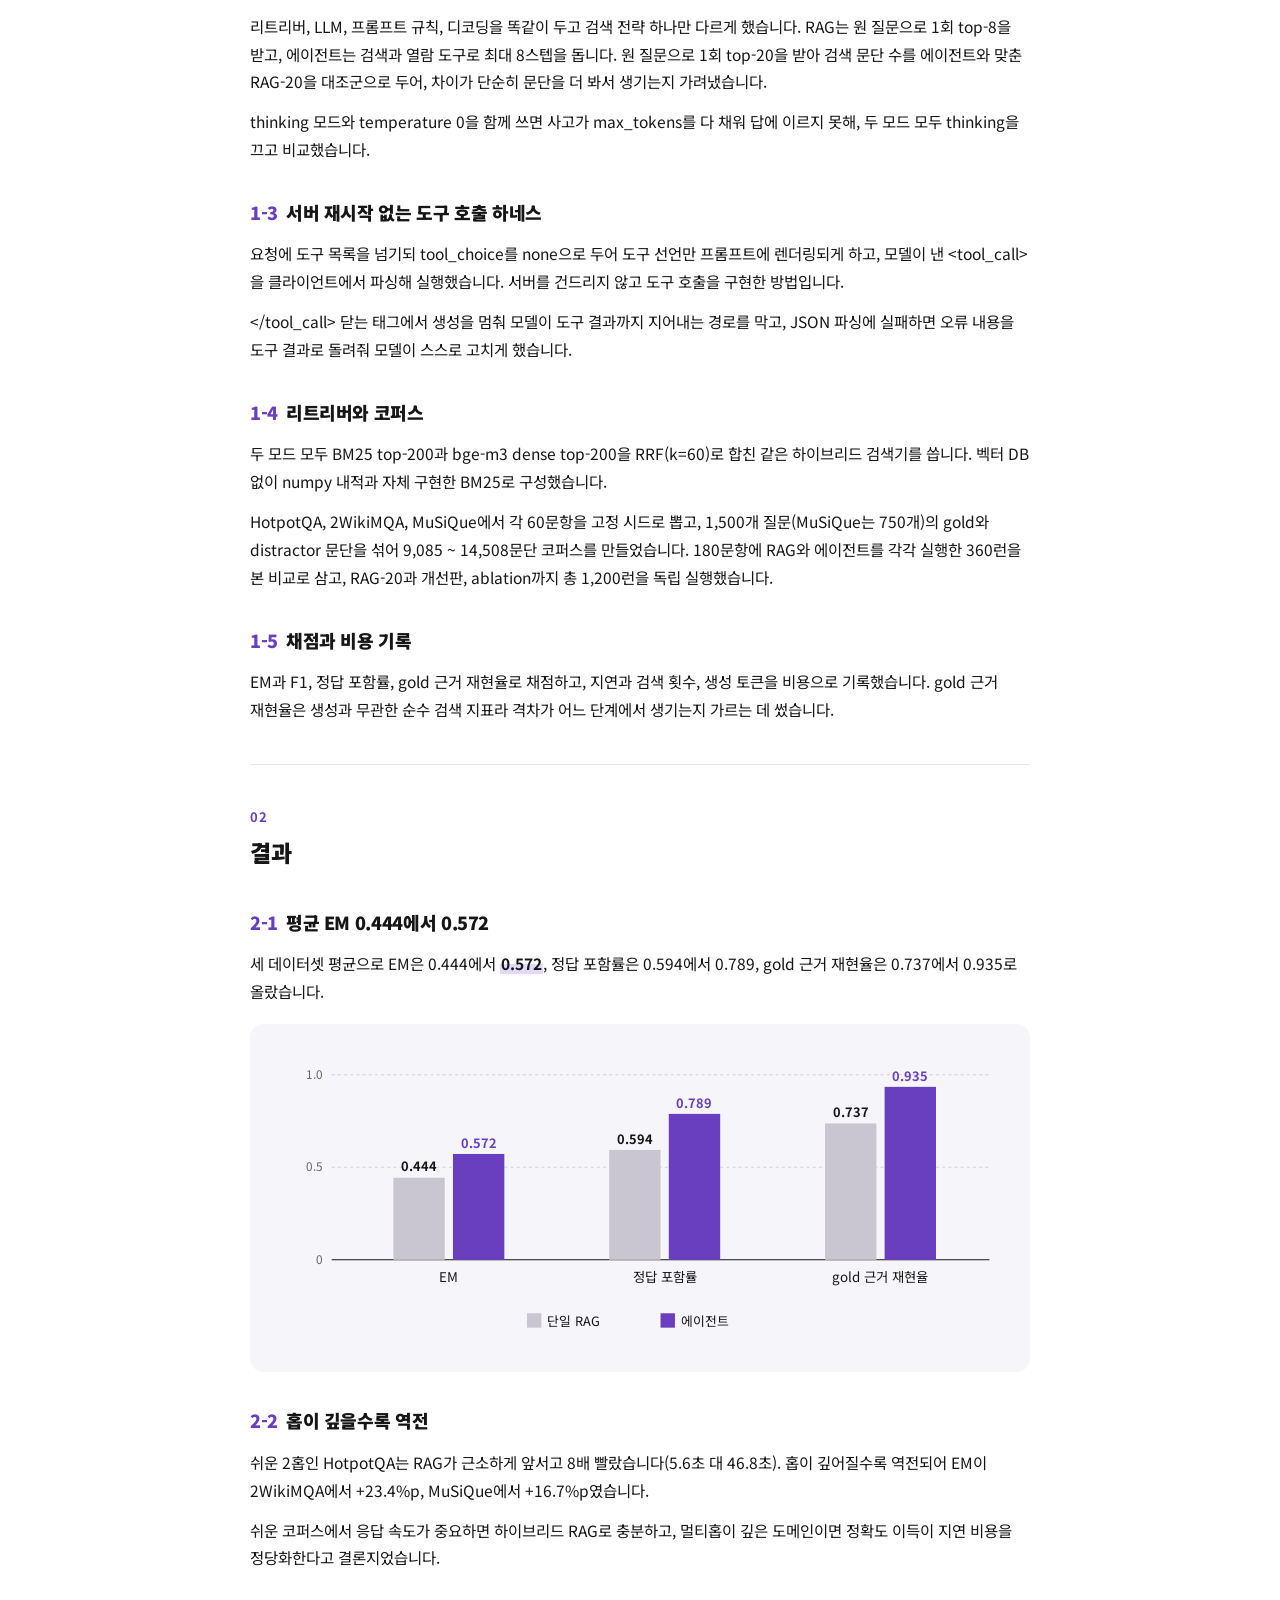
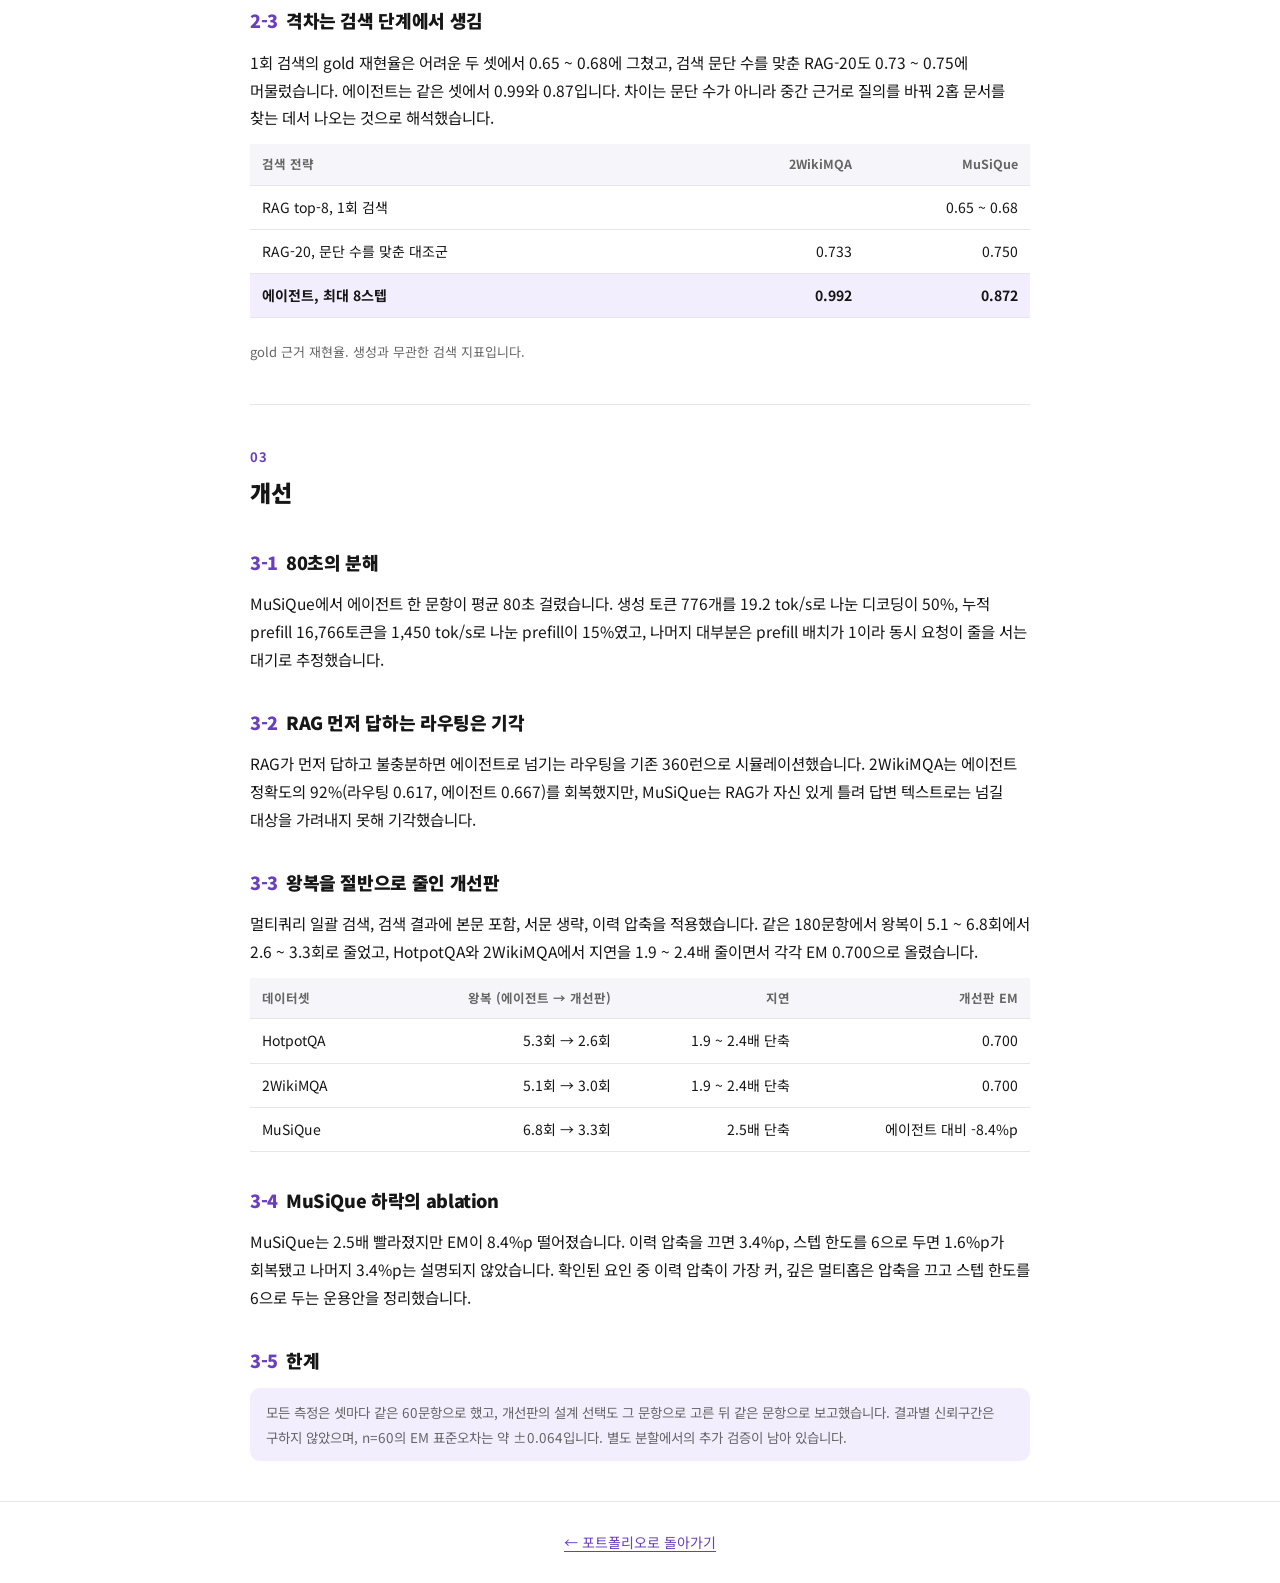
<file: projects/research.html>
<!doctype html>
<html lang="ko">
<head>
<meta charset="utf-8">
<meta name="viewport" content="width=device-width, initial-scale=1">
<meta name="description" content="도구를 호출하며 다시 검색하는 에이전트와 한 번 검색하는 RAG를 같은 검색기와 LLM으로 통제해 비교한 멀티홉 질의응답 연구">
<title>에이전트 기반 반복 검색 연구 | 임영기</title>
<link rel="preconnect" href="https://fonts.googleapis.com">
<link rel="preconnect" href="https://fonts.gstatic.com" crossorigin>
<link rel="stylesheet" href="https://fonts.googleapis.com/css2?family=Noto+Sans+KR:wght@400;500;700;900&display=swap">
<link rel="stylesheet" href="../css/base.css">
<link rel="stylesheet" href="../css/detail.css">
</head>
<body>
<nav class="nav"><div class="wrap"><a href="../index.html#projects">← 포트폴리오로</a><b>임영기</b></div></nav>

<aside class="minimap" aria-label="목차">
  <div class="bars"><a href="#ch1" aria-label="실험 설계"></a><a href="#ch2" aria-label="결과"></a><a href="#ch3" aria-label="개선"></a></div>
  <div class="panel"><a href="#ch1">실험 설계</a><a href="#ch2">결과</a><a href="#ch3">개선</a></div>
</aside>

<div class="wrap">
  <header>
    <div class="stages"><span class="on">데이터</span><span>학습</span><span>서빙</span><span class="on">평가</span></div>
    <h1>에이전트 기반 반복 검색 연구</h1>
    <p class="lead">도구를 호출하며 다시 검색하는 에이전트가 한 번 검색하는 RAG보다 어떤 질문에서 얼마나 나은지와 그 비용을, 같은 검색기와 LLM으로 통제해 쟀습니다. 한국인터넷정보학회 추계학술발표대회 1저자 논문입니다.</p>
    <dl class="facts">
      <dt>기간</dt><dd>2026.07 ~ 08</dd>
      <dt>역할</dt><dd>도구 호출 하네스, 하이브리드 검색기, 평가 설계</dd>
      <dt>기술</dt>
      <dd><span class="chips"><span>vLLM</span><span>BM25</span><span>bge-m3</span><span>RRF</span><span>numpy</span><span>HotpotQA</span><span>2WikiMQA</span><span>MuSiQue</span></span></dd>
    </dl>
  </header>

  <nav class="toc" aria-label="목차">
    <h2>목차</h2>
    <ol>
      <li><a href="#ch1">1. 실험 설계</a>
        <ol>
          <li><a href="#ch1-1">1-1. 제약과 문제</a></li>
          <li><a href="#ch1-2">1-2. 검색 전략 하나만 다른 통제 비교</a></li>
          <li><a href="#ch1-3">1-3. 서버 재시작 없는 도구 호출 하네스</a></li>
          <li><a href="#ch1-4">1-4. 리트리버와 코퍼스</a></li>
          <li><a href="#ch1-5">1-5. 채점과 비용 기록</a></li>
        </ol>
      </li>
      <li><a href="#ch2">2. 결과</a>
        <ol>
          <li><a href="#ch2-1">2-1. 평균 EM 0.444에서 0.572</a></li>
          <li><a href="#ch2-2">2-2. 홉이 깊을수록 역전</a></li>
          <li><a href="#ch2-3">2-3. 격차는 검색 단계에서 생김</a></li>
        </ol>
      </li>
      <li><a href="#ch3">3. 개선</a>
        <ol>
          <li><a href="#ch3-1">3-1. 80초의 분해</a></li>
          <li><a href="#ch3-2">3-2. RAG 먼저 답하는 라우팅은 기각</a></li>
          <li><a href="#ch3-3">3-3. 왕복을 절반으로 줄인 개선판</a></li>
          <li><a href="#ch3-4">3-4. MuSiQue 하락의 ablation</a></li>
          <li><a href="#ch3-5">3-5. 한계</a></li>
        </ol>
      </li>
    </ol>
  </nav>

  <section id="ch1">
    <h2><small>01</small>실험 설계</h2>

    <div class="sub" id="ch1-1">
      <h3><small>1-1</small>제약과 문제</h3>
      <p>에이전트 검색이 RAG를 대체한다는 이야기가 많았지만, 어떤 질문에서 얼마나 나은지와 그 비용은 확인된 것이 없었습니다. 원 질문의 벡터는 첫 홉 문서와 두 번째 홉 문서의 중간에 놓이므로, 한 번만 검색하는 RAG는 첫 근거에서 드러난 엔티티로 찾아야 하는 문서를 놓친다는 가설을 세워 검증했습니다.</p>
      <p>사내 GPU 서버를 쓸 수 없어 사내 문서 플랫폼이 운영 중인 NPU 서버의 EXAONE 4.5 33B로 실험했습니다. 그 vLLM은 서버 측 도구 호출 파싱 없이 떠 있었고 운영 중이라 재시작할 수 없었습니다. 같은 서버는 프리픽스 캐시가 없고 prefill 배치가 1이며 디코딩이 시퀀스당 약 19 tok/s라, 도구를 부를 때마다 이전 대화 전체를 다시 prefill하고 생성 토큰 수가 곧 지연이 됩니다.</p>
    </div>

    <div class="sub" id="ch1-2">
      <h3><small>1-2</small>검색 전략 하나만 다른 통제 비교</h3>
      <p>리트리버, LLM, 프롬프트 규칙, 디코딩을 똑같이 두고 검색 전략 하나만 다르게 했습니다. RAG는 원 질문으로 1회 top-8을 받고, 에이전트는 검색과 열람 도구로 최대 8스텝을 돕니다. 원 질문으로 1회 top-20을 받아 검색 문단 수를 에이전트와 맞춘 RAG-20을 대조군으로 두어, 차이가 단순히 문단을 더 봐서 생기는지 가려냈습니다.</p>
      <p>thinking 모드와 temperature 0을 함께 쓰면 사고가 max_tokens를 다 채워 답에 이르지 못해, 두 모드 모두 thinking을 끄고 비교했습니다.</p>
    </div>

    <div class="sub" id="ch1-3">
      <h3><small>1-3</small>서버 재시작 없는 도구 호출 하네스</h3>
      <p>요청에 도구 목록을 넘기되 tool_choice를 none으로 두어 도구 선언만 프롬프트에 렌더링되게 하고, 모델이 낸 &lt;tool_call&gt;을 클라이언트에서 파싱해 실행했습니다. 서버를 건드리지 않고 도구 호출을 구현한 방법입니다.</p>
      <p>&lt;/tool_call&gt; 닫는 태그에서 생성을 멈춰 모델이 도구 결과까지 지어내는 경로를 막고, JSON 파싱에 실패하면 오류 내용을 도구 결과로 돌려줘 모델이 스스로 고치게 했습니다.</p>
    </div>

    <div class="sub" id="ch1-4">
      <h3><small>1-4</small>리트리버와 코퍼스</h3>
      <p>두 모드 모두 BM25 top-200과 bge-m3 dense top-200을 RRF(k=60)로 합친 같은 하이브리드 검색기를 씁니다. 벡터 DB 없이 numpy 내적과 자체 구현한 BM25로 구성했습니다.</p>
      <p>HotpotQA, 2WikiMQA, MuSiQue에서 각 60문항을 고정 시드로 뽑고, 1,500개 질문(MuSiQue는 750개)의 gold와 distractor 문단을 섞어 9,085 ~ 14,508문단 코퍼스를 만들었습니다. 180문항에 RAG와 에이전트를 각각 실행한 360런을 본 비교로 삼고, RAG-20과 개선판, ablation까지 총 1,200런을 독립 실행했습니다.</p>
    </div>

    <div class="sub" id="ch1-5">
      <h3><small>1-5</small>채점과 비용 기록</h3>
      <p>EM과 F1, 정답 포함률, gold 근거 재현율로 채점하고, 지연과 검색 횟수, 생성 토큰을 비용으로 기록했습니다. gold 근거 재현율은 생성과 무관한 순수 검색 지표라 격차가 어느 단계에서 생기는지 가르는 데 썼습니다.</p>
    </div>
  </section>

  <section id="ch2">
    <h2><small>02</small>결과</h2>

    <div class="sub" id="ch2-1">
      <h3><small>2-1</small>평균 EM 0.444에서 0.572</h3>
      <p>세 데이터셋 평균으로 EM은 0.444에서 <mark>0.572</mark>, 정답 포함률은 0.594에서 0.789, gold 근거 재현율은 0.737에서 0.935로 올랐습니다.</p>
      <figure>
        <svg viewBox="0 0 720 300" role="img" aria-label="단일 RAG와 에이전트 비교: EM 0.444 대 0.572, 정답 포함률 0.594 대 0.789, gold 근거 재현율 0.737 대 0.935">
          <line x1="60" y1="210" x2="700" y2="210" stroke="#161616"/>
          <g stroke="#d4d0de" stroke-dasharray="3 3"><line x1="60" y1="120" x2="700" y2="120"/><line x1="60" y1="30" x2="700" y2="30"/></g>
          <g font-size="11.5" fill="#666666" text-anchor="end"><text x="52" y="214">0</text><text x="52" y="124">0.5</text><text x="52" y="34">1.0</text></g>
          <rect x="120" y="130.1" width="50" height="79.9" fill="#c9c6d2"/><rect x="178" y="107" width="50" height="103" fill="#6a3fbf"/>
          <rect x="330" y="103.1" width="50" height="106.9" fill="#c9c6d2"/><rect x="388" y="68" width="50" height="142" fill="#6a3fbf"/>
          <rect x="540" y="77.3" width="50" height="132.7" fill="#c9c6d2"/><rect x="598" y="41.7" width="50" height="168.3" fill="#6a3fbf"/>
          <g font-size="12.5" font-weight="700" text-anchor="middle" fill="#161616">
            <text x="145" y="124">0.444</text><text x="203" y="101" fill="#6a3fbf">0.572</text>
            <text x="355" y="97">0.594</text><text x="413" y="62" fill="#6a3fbf">0.789</text>
            <text x="565" y="71">0.737</text><text x="623" y="36" fill="#6a3fbf">0.935</text>
          </g>
          <g font-size="13" text-anchor="middle" fill="#161616"><text x="174" y="232">EM</text><text x="384" y="232">정답 포함률</text><text x="594" y="232">gold 근거 재현율</text></g>
          <g font-size="12.5" fill="#161616"><rect x="250" y="262" width="14" height="14" fill="#c9c6d2"/><text x="270" y="274">단일 RAG</text><rect x="380" y="262" width="14" height="14" fill="#6a3fbf"/><text x="400" y="274">에이전트</text></g>
        </svg>
      </figure>
    </div>

    <div class="sub" id="ch2-2">
      <h3><small>2-2</small>홉이 깊을수록 역전</h3>
      <p>쉬운 2홉인 HotpotQA는 RAG가 근소하게 앞서고 8배 빨랐습니다(5.6초 대 46.8초). 홉이 깊어질수록 역전되어 EM이 2WikiMQA에서 +23.4%p, MuSiQue에서 +16.7%p였습니다.</p>
      <p>쉬운 코퍼스에서 응답 속도가 중요하면 하이브리드 RAG로 충분하고, 멀티홉이 깊은 도메인이면 정확도 이득이 지연 비용을 정당화한다고 결론지었습니다.</p>
    </div>

    <div class="sub" id="ch2-3">
      <h3><small>2-3</small>격차는 검색 단계에서 생김</h3>
      <p>1회 검색의 gold 재현율은 어려운 두 셋에서 0.65 ~ 0.68에 그쳤고, 검색 문단 수를 맞춘 RAG-20도 0.73 ~ 0.75에 머물렀습니다. 에이전트는 같은 셋에서 0.99와 0.87입니다. 차이는 문단 수가 아니라 중간 근거로 질의를 바꿔 2홉 문서를 찾는 데서 나오는 것으로 해석했습니다.</p>
      <div class="tbl">
        <table class="types">
          <tr><th>검색 전략</th><th class="num">2WikiMQA</th><th class="num">MuSiQue</th></tr>
          <tr><td>RAG top-8, 1회 검색</td><td class="num" colspan="2">0.65 ~ 0.68</td></tr>
          <tr><td>RAG-20, 문단 수를 맞춘 대조군</td><td class="num">0.733</td><td class="num">0.750</td></tr>
          <tr class="hl"><td>에이전트, 최대 8스텝</td><td class="num">0.992</td><td class="num">0.872</td></tr>
        </table>
      </div>
      <figcaption>gold 근거 재현율. 생성과 무관한 검색 지표입니다.</figcaption>
    </div>
  </section>

  <section id="ch3">
    <h2><small>03</small>개선</h2>

    <div class="sub" id="ch3-1">
      <h3><small>3-1</small>80초의 분해</h3>
      <p>MuSiQue에서 에이전트 한 문항이 평균 80초 걸렸습니다. 생성 토큰 776개를 19.2 tok/s로 나눈 디코딩이 50%, 누적 prefill 16,766토큰을 1,450 tok/s로 나눈 prefill이 15%였고, 나머지 대부분은 prefill 배치가 1이라 동시 요청이 줄을 서는 대기로 추정했습니다.</p>
    </div>

    <div class="sub" id="ch3-2">
      <h3><small>3-2</small>RAG 먼저 답하는 라우팅은 기각</h3>
      <p>RAG가 먼저 답하고 불충분하면 에이전트로 넘기는 라우팅을 기존 360런으로 시뮬레이션했습니다. 2WikiMQA는 에이전트 정확도의 92%(라우팅 0.617, 에이전트 0.667)를 회복했지만, MuSiQue는 RAG가 자신 있게 틀려 답변 텍스트로는 넘길 대상을 가려내지 못해 기각했습니다.</p>
    </div>

    <div class="sub" id="ch3-3">
      <h3><small>3-3</small>왕복을 절반으로 줄인 개선판</h3>
      <p>멀티쿼리 일괄 검색, 검색 결과에 본문 포함, 서문 생략, 이력 압축을 적용했습니다. 같은 180문항에서 왕복이 5.1 ~ 6.8회에서 2.6 ~ 3.3회로 줄었고, HotpotQA와 2WikiMQA에서 지연을 1.9 ~ 2.4배 줄이면서 각각 EM 0.700으로 올렸습니다.</p>
      <div class="tbl">
        <table class="types">
          <tr><th>데이터셋</th><th class="num">왕복 (에이전트 → 개선판)</th><th class="num">지연</th><th class="num">개선판 EM</th></tr>
          <tr><td>HotpotQA</td><td class="num">5.3회 → 2.6회</td><td class="num">1.9 ~ 2.4배 단축</td><td class="num">0.700</td></tr>
          <tr><td>2WikiMQA</td><td class="num">5.1회 → 3.0회</td><td class="num">1.9 ~ 2.4배 단축</td><td class="num">0.700</td></tr>
          <tr><td>MuSiQue</td><td class="num">6.8회 → 3.3회</td><td class="num">2.5배 단축</td><td class="num">에이전트 대비 -8.4%p</td></tr>
        </table>
      </div>
    </div>

    <div class="sub" id="ch3-4">
      <h3><small>3-4</small>MuSiQue 하락의 ablation</h3>
      <p>MuSiQue는 2.5배 빨라졌지만 EM이 8.4%p 떨어졌습니다. 이력 압축을 끄면 3.4%p, 스텝 한도를 6으로 두면 1.6%p가 회복됐고 나머지 3.4%p는 설명되지 않았습니다. 확인된 요인 중 이력 압축이 가장 커, 깊은 멀티홉은 압축을 끄고 스텝 한도를 6으로 두는 운용안을 정리했습니다.</p>
    </div>

    <div class="sub" id="ch3-5">
      <h3><small>3-5</small>한계</h3>
      <p class="note">모든 측정은 셋마다 같은 60문항으로 했고, 개선판의 설계 선택도 그 문항으로 고른 뒤 같은 문항으로 보고했습니다. 결과별 신뢰구간은 구하지 않았으며, n=60의 EM 표준오차는 약 ±0.064입니다. 별도 분할에서의 추가 검증이 남아 있습니다.</p>
    </div>
  </section>
</div>

<footer><a href="../index.html#projects">← 포트폴리오로 돌아가기</a></footer>
<script src="../js/detail.js"></script>
</body>
</html>
</file>
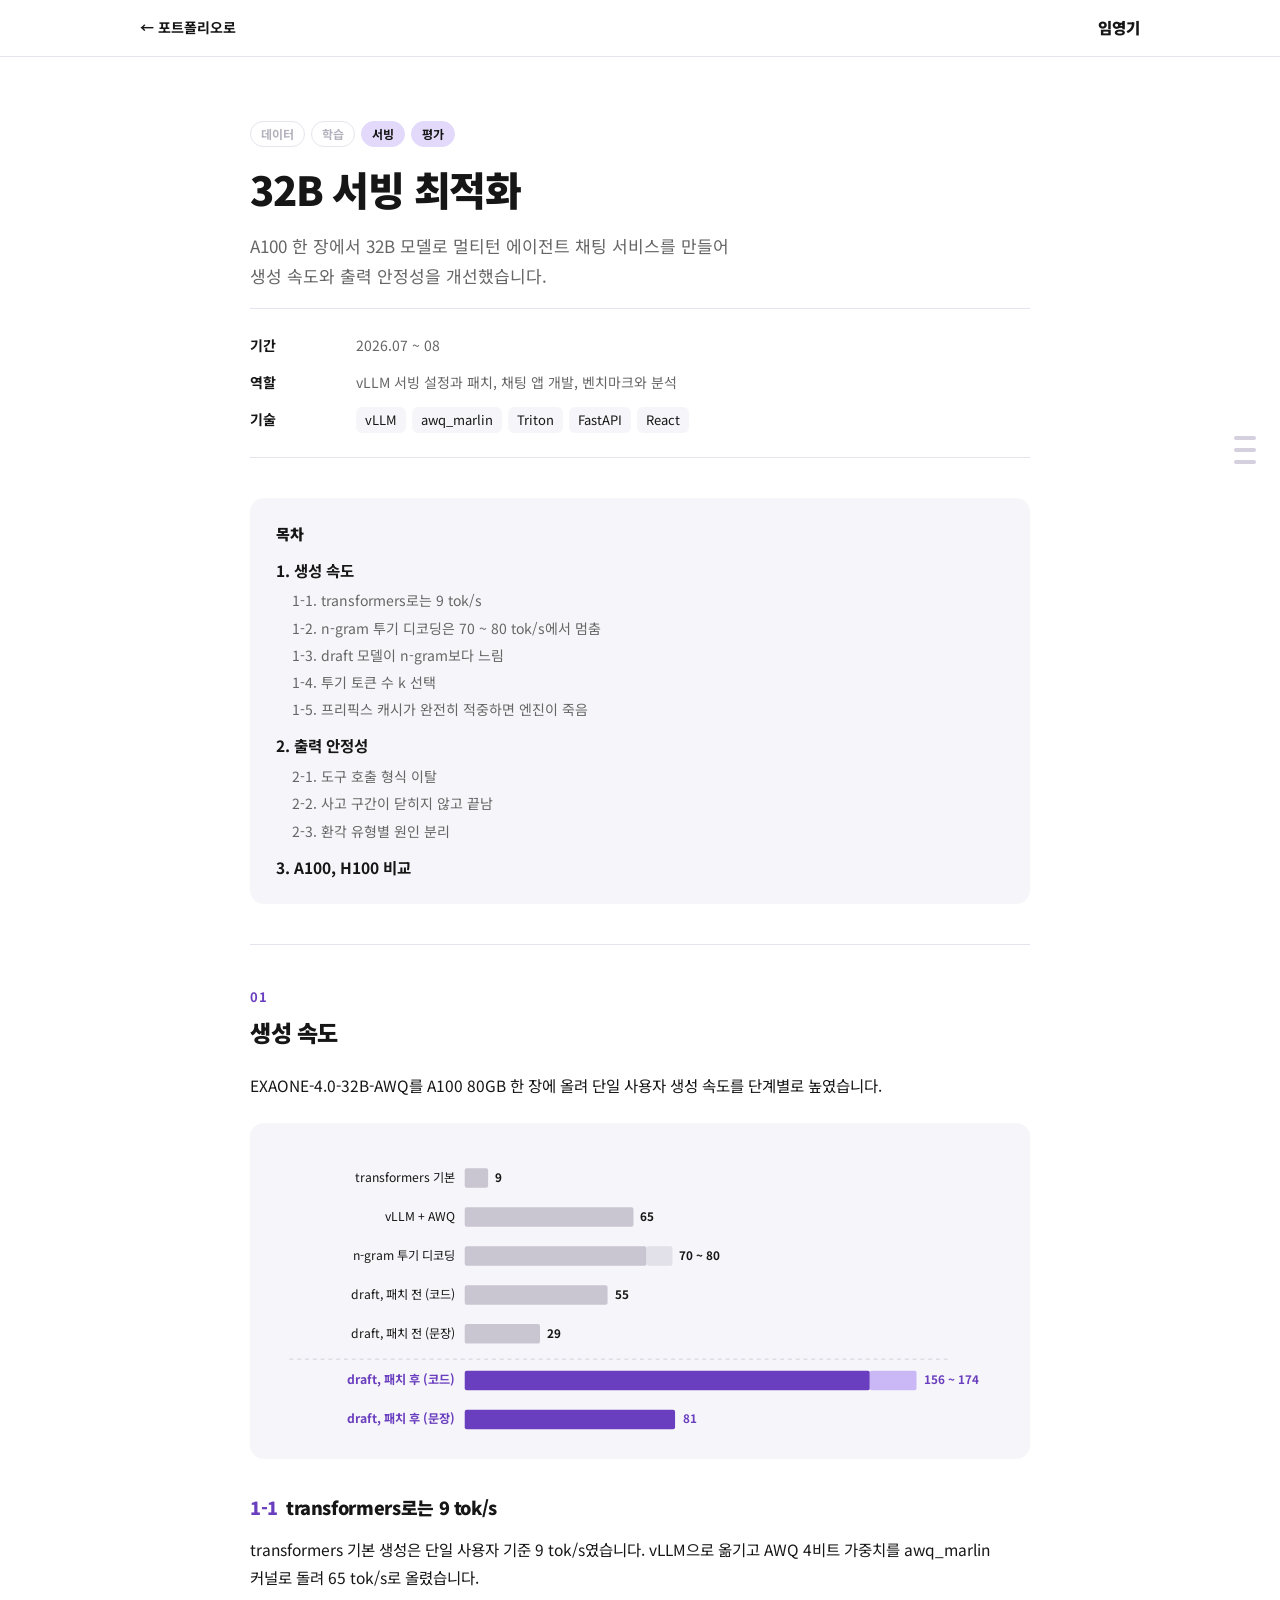
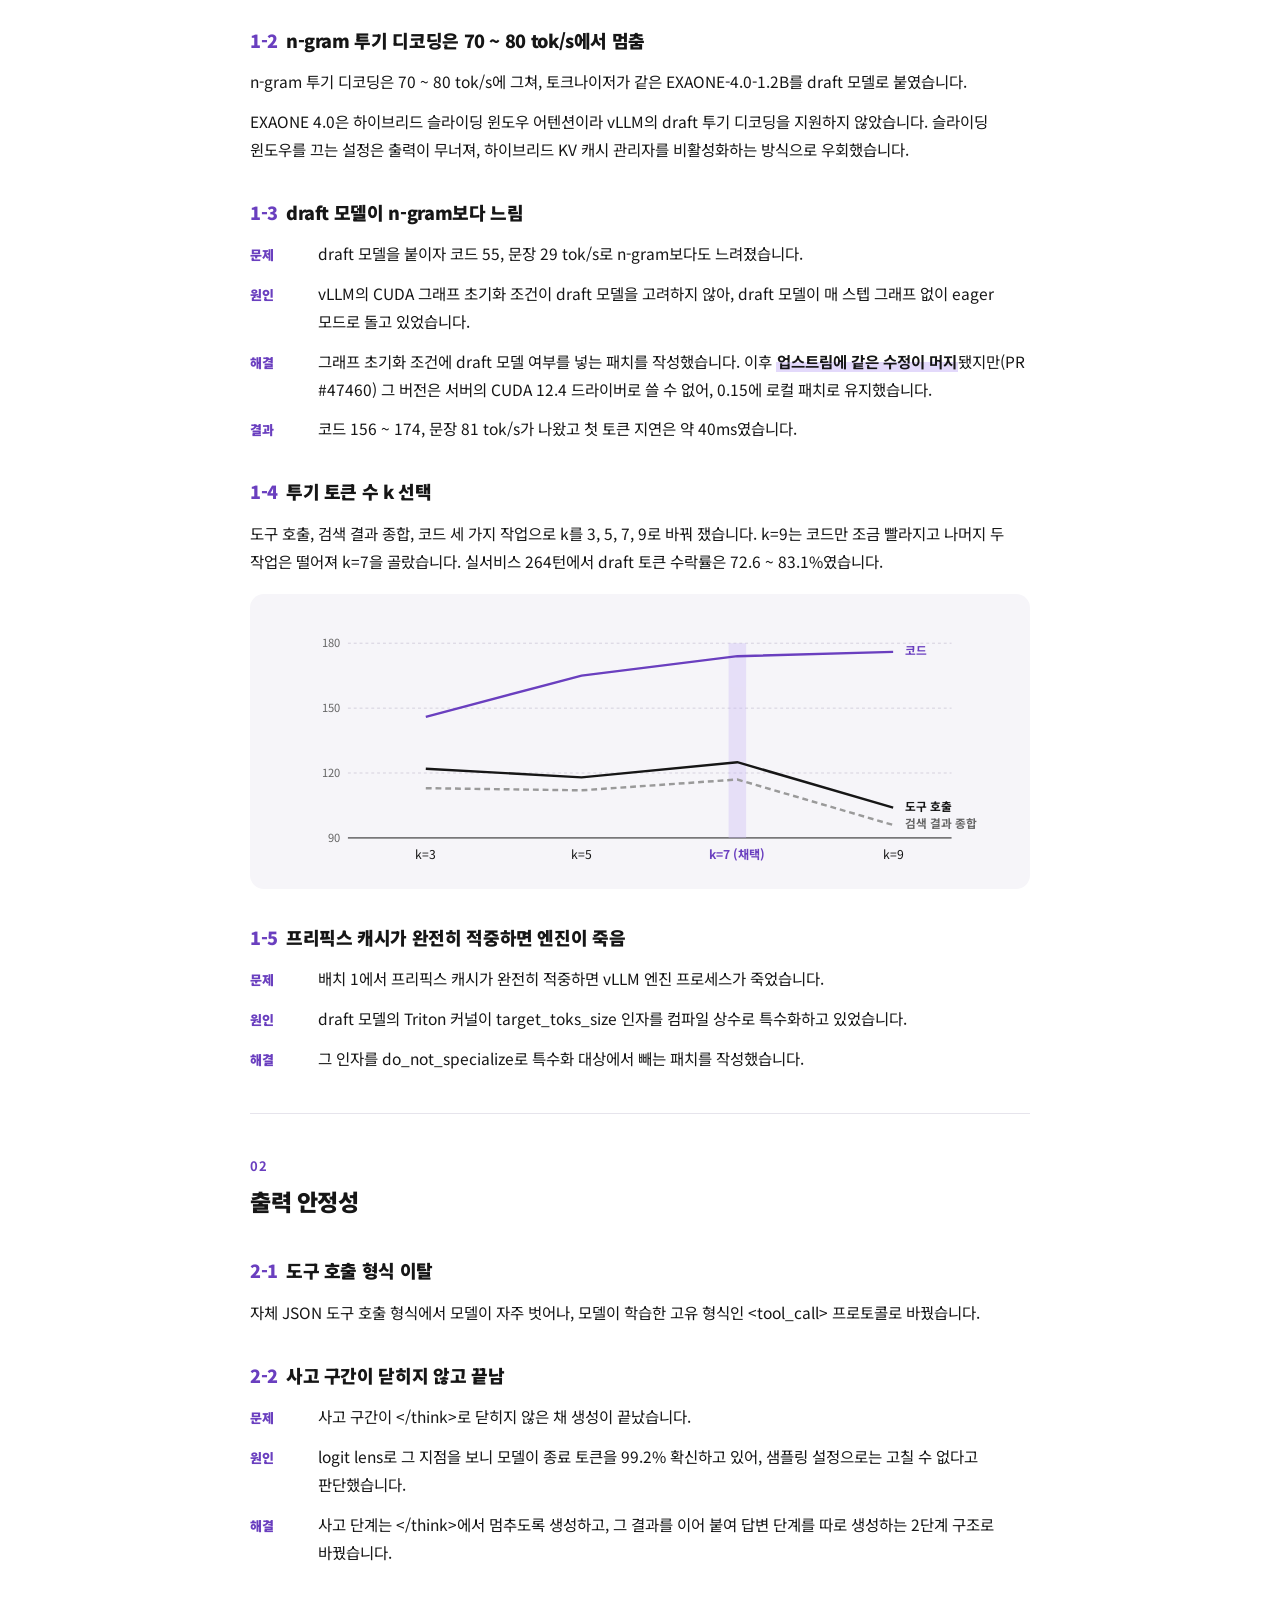
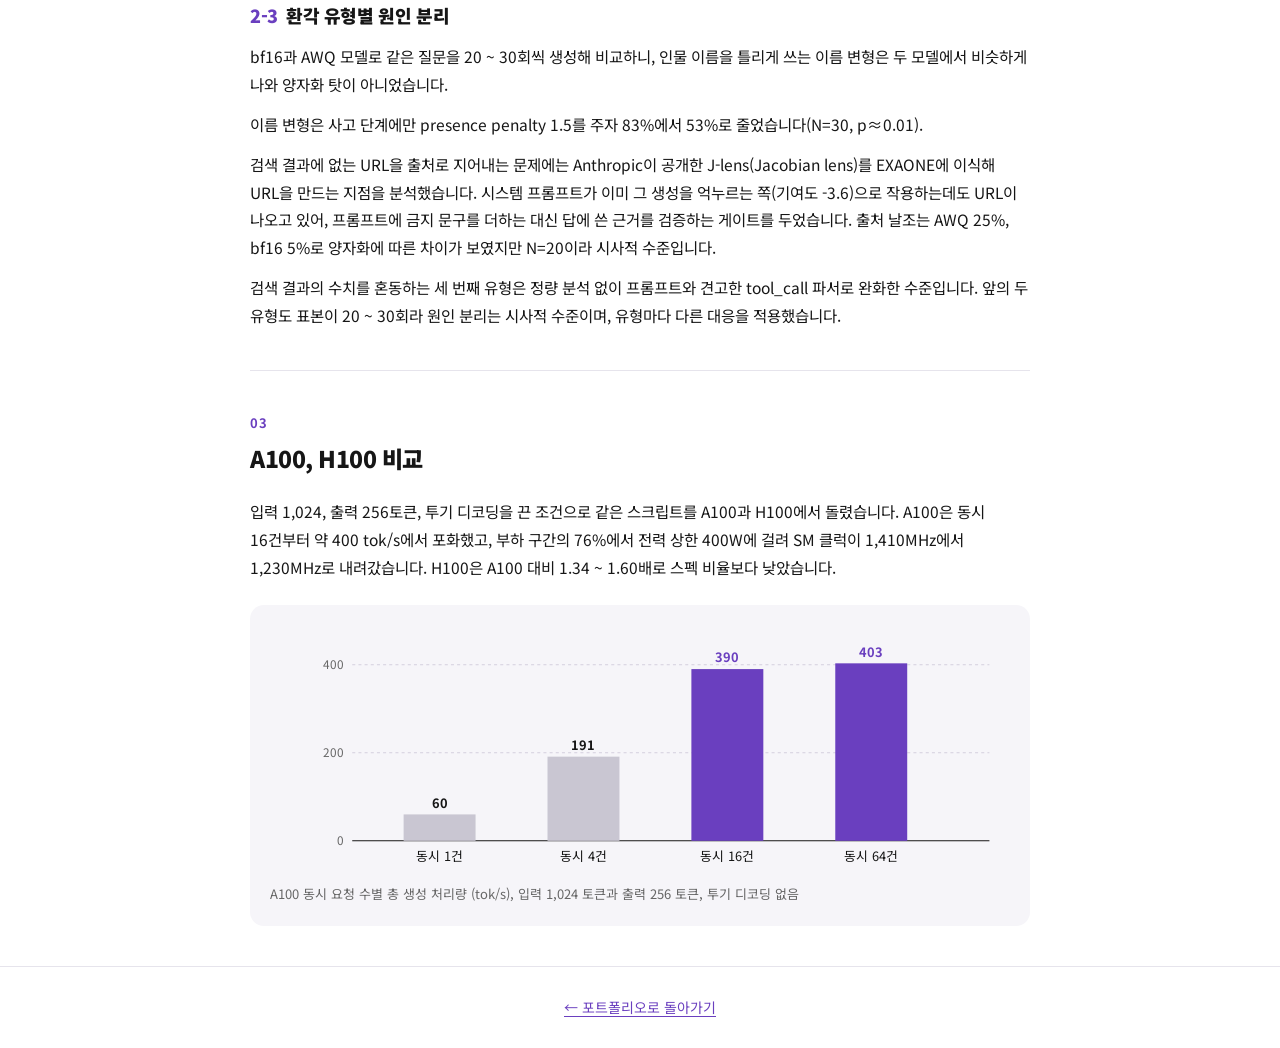
<file: projects/serving32b.html>
<!doctype html>
<html lang="ko">
<head>
<meta charset="utf-8">
<meta name="viewport" content="width=device-width, initial-scale=1">
<meta name="description" content="A100 한 장에서 32B 모델 멀티턴 채팅 서비스의 응답 속도와 출력 안정성 개선">
<title>32B 서빙 최적화 | 임영기</title>
<link rel="preconnect" href="https://fonts.googleapis.com">
<link rel="preconnect" href="https://fonts.gstatic.com" crossorigin>
<link rel="stylesheet" href="https://fonts.googleapis.com/css2?family=Noto+Sans+KR:wght@400;500;700;900&display=swap">
<link rel="stylesheet" href="../css/base.css">
<link rel="stylesheet" href="../css/detail.css">
</head>
<body>
<nav class="nav"><div class="wrap"><a href="../index.html#projects">← 포트폴리오로</a><b>임영기</b></div></nav>

<aside class="minimap" aria-label="목차">
  <div class="bars"><a href="#ch1" aria-label="생성 속도"></a><a href="#ch2" aria-label="출력 안정성"></a><a href="#ch3" aria-label="A100, H100 비교"></a></div>
  <div class="panel"><a href="#ch1">생성 속도</a><a href="#ch2">출력 안정성</a><a href="#ch3">A100, H100 비교</a></div>
</aside>

<div class="wrap">
  <header>
    <div class="stages"><span>데이터</span><span>학습</span><span class="on">서빙</span><span class="on">평가</span></div>
    <h1>32B 서빙 최적화</h1>
    <p class="lead">A100 한 장에서 32B 모델로 멀티턴 에이전트 채팅 서비스를 만들어 생성 속도와 출력 안정성을 개선했습니다.</p>
    <dl class="facts">
      <dt>기간</dt><dd>2026.07 ~ 08</dd>
      <dt>역할</dt><dd>vLLM 서빙 설정과 패치, 채팅 앱 개발, 벤치마크와 분석</dd>
      <dt>기술</dt>
      <dd><span class="chips"><span>vLLM</span><span>awq_marlin</span><span>Triton</span><span>FastAPI</span><span>React</span></span></dd>
    </dl>
  </header>

  <nav class="toc" aria-label="목차">
    <h2>목차</h2>
    <ol>
      <li><a href="#ch1">1. 생성 속도</a>
        <ol>
          <li><a href="#ch1-1">1-1. transformers로는 9 tok/s</a></li>
          <li><a href="#ch1-2">1-2. n-gram 투기 디코딩은 70 ~ 80 tok/s에서 멈춤</a></li>
          <li><a href="#ch1-3">1-3. draft 모델이 n-gram보다 느림</a></li>
          <li><a href="#ch1-4">1-4. 투기 토큰 수 k 선택</a></li>
          <li><a href="#ch1-5">1-5. 프리픽스 캐시가 완전히 적중하면 엔진이 죽음</a></li>
        </ol>
      </li>
      <li><a href="#ch2">2. 출력 안정성</a>
        <ol>
          <li><a href="#ch2-1">2-1. 도구 호출 형식 이탈</a></li>
          <li><a href="#ch2-2">2-2. 사고 구간이 닫히지 않고 끝남</a></li>
          <li><a href="#ch2-3">2-3. 환각 유형별 원인 분리</a></li>
        </ol>
      </li>
      <li><a href="#ch3">3. A100, H100 비교</a></li>
    </ol>
  </nav>

  <section id="ch1">
    <h2><small>01</small>생성 속도</h2>
    <p>EXAONE-4.0-32B-AWQ를 A100 80GB 한 장에 올려 단일 사용자 생성 속도를 단계별로 높였습니다.</p>
    <figure>
      <svg viewBox="0 0 760 304" role="img" aria-label="단계별 단일 사용자 생성 속도: transformers 9, vLLM AWQ 65, n-gram 투기 디코딩 70에서 80, draft 패치 전 코드 55 일반 문장 29, draft 패치 후 코드 156에서 174 일반 문장 81">
        <g font-size="12.5" fill="#161616" text-anchor="end">
          <text x="190" y="40">transformers 기본</text>
          <text x="190" y="80">vLLM + AWQ</text>
          <text x="190" y="120">n-gram 투기 디코딩</text>
          <text x="190" y="160">draft, 패치 전 (코드)</text>
          <text x="190" y="200">draft, 패치 전 (문장)</text>
          <text x="190" y="248" font-weight="700" fill="#6a3fbf">draft, 패치 후 (코드)</text>
          <text x="190" y="288" font-weight="700" fill="#6a3fbf">draft, 패치 후 (문장)</text>
        </g>
        <g fill="#c9c6d2">
          <rect x="200" y="26" width="24" height="20" rx="2"/>
          <rect x="200" y="66" width="173.3" height="20" rx="2"/>
          <rect x="200" y="106" width="186.7" height="20" rx="2"/>
          <rect x="386.7" y="106" width="26.6" height="20" rx="2" fill="#e2e0e8"/>
          <rect x="200" y="146" width="146.7" height="20" rx="2"/>
          <rect x="200" y="186" width="77.3" height="20" rx="2"/>
        </g>
        <line x1="20" y1="222" x2="700" y2="222" stroke="#d4d0de" stroke-dasharray="4 4"/>
        <rect x="200" y="234" width="416" height="20" rx="2" fill="#6a3fbf"/>
        <rect x="616" y="234" width="48" height="20" rx="2" fill="#c9b8f5"/>
        <rect x="200" y="274" width="216" height="20" rx="2" fill="#6a3fbf"/>
        <g font-size="12" font-weight="700" fill="#161616">
          <text x="231" y="40">9</text><text x="380" y="80">65</text><text x="420" y="120">70 ~ 80</text><text x="354" y="160">55</text><text x="284" y="200">29</text>
          <text x="672" y="248" fill="#6a3fbf">156 ~ 174</text><text x="424" y="288" fill="#6a3fbf">81</text>
        </g>
      </svg>
    </figure>

    <div class="sub" id="ch1-1">
      <h3><small>1-1</small>transformers로는 9 tok/s</h3>
      <p>transformers 기본 생성은 단일 사용자 기준 9 tok/s였습니다. vLLM으로 옮기고 AWQ 4비트 가중치를 awq_marlin 커널로 돌려 65 tok/s로 올렸습니다.</p>
    </div>

    <div class="sub" id="ch1-2">
      <h3><small>1-2</small>n-gram 투기 디코딩은 70 ~ 80 tok/s에서 멈춤</h3>
      <p>n-gram 투기 디코딩은 70 ~ 80 tok/s에 그쳐, 토크나이저가 같은 EXAONE-4.0-1.2B를 draft 모델로 붙였습니다.</p>
      <p>EXAONE 4.0은 하이브리드 슬라이딩 윈도우 어텐션이라 vLLM의 draft 투기 디코딩을 지원하지 않았습니다. 슬라이딩 윈도우를 끄는 설정은 출력이 무너져, 하이브리드 KV 캐시 관리자를 비활성화하는 방식으로 우회했습니다.</p>
    </div>

    <div class="sub" id="ch1-3">
      <h3><small>1-3</small>draft 모델이 n-gram보다 느림</h3>
      <div class="psr">
        <div><b>문제</b><p>draft 모델을 붙이자 코드 55, 문장 29 tok/s로 n-gram보다도 느려졌습니다.</p></div>
        <div><b>원인</b><p>vLLM의 CUDA 그래프 초기화 조건이 draft 모델을 고려하지 않아, draft 모델이 매 스텝 그래프 없이 eager 모드로 돌고 있었습니다.</p></div>
        <div><b>해결</b><p>그래프 초기화 조건에 draft 모델 여부를 넣는 패치를 작성했습니다. 이후 <mark>업스트림에 같은 수정이 머지</mark>됐지만(PR #47460) 그 버전은 서버의 CUDA 12.4 드라이버로 쓸 수 없어, 0.15에 로컬 패치로 유지했습니다.</p></div>
        <div><b>결과</b><p>코드 156 ~ 174, 문장 81 tok/s가 나왔고 첫 토큰 지연은 약 40ms였습니다.</p></div>
      </div>
    </div>

    <div class="sub" id="ch1-4">
      <h3><small>1-4</small>투기 토큰 수 k 선택</h3>
      <p>도구 호출, 검색 결과 종합, 코드 세 가지 작업으로 k를 3, 5, 7, 9로 바꿔 쟀습니다. k=9는 코드만 조금 빨라지고 나머지 두 작업은 떨어져 k=7을 골랐습니다. 실서비스 264턴에서 draft 토큰 수락률은 72.6 ~ 83.1%였습니다.</p>
      <figure>
        <svg viewBox="0 0 760 262" role="img" aria-label="투기 토큰 수 k별 생성 속도: 도구 호출 122 118 125 104, 검색 결과 종합 113 112 117 96, 코드 146 165 174 176">
          <g stroke="#d4d0de" stroke-dasharray="3 3"><line x1="80" y1="30" x2="700" y2="30"/><line x1="80" y1="96.7" x2="700" y2="96.7"/><line x1="80" y1="163.3" x2="700" y2="163.3"/></g>
          <line x1="80" y1="230" x2="700" y2="230" stroke="#161616"/>
          <g font-size="11.5" fill="#666666" text-anchor="end"><text x="72" y="234">90</text><text x="72" y="167">120</text><text x="72" y="101">150</text><text x="72" y="34">180</text></g>
          <g font-size="12.5" fill="#161616" text-anchor="middle"><text x="160" y="252">k=3</text><text x="320" y="252">k=5</text><text x="480" y="252" font-weight="700" fill="#6a3fbf">k=7 (채택)</text><text x="640" y="252">k=9</text></g>
          <line x1="480" y1="30" x2="480" y2="230" stroke="#c9b8f5" stroke-width="18" opacity="0.35"/>
          <polyline points="160,105.6 320,63.3 480,43.3 640,38.9" fill="none" stroke="#6a3fbf" stroke-width="2.5"/>
          <polyline points="160,158.9 320,167.8 480,152.2 640,198.9" fill="none" stroke="#161616" stroke-width="2.5"/>
          <polyline points="160,178.9 320,181.1 480,170 640,216.7" fill="none" stroke="#9a9a9a" stroke-width="2.5" stroke-dasharray="6 4"/>
          <g font-size="12" font-weight="700"><text x="652" y="42" fill="#6a3fbf">코드</text><text x="652" y="202" fill="#161616">도구 호출</text><text x="652" y="220" fill="#666666">검색 결과 종합</text></g>
        </svg>
      </figure>
    </div>

    <div class="sub" id="ch1-5">
      <h3><small>1-5</small>프리픽스 캐시가 완전히 적중하면 엔진이 죽음</h3>
      <div class="psr">
        <div><b>문제</b><p>배치 1에서 프리픽스 캐시가 완전히 적중하면 vLLM 엔진 프로세스가 죽었습니다.</p></div>
        <div><b>원인</b><p>draft 모델의 Triton 커널이 target_toks_size 인자를 컴파일 상수로 특수화하고 있었습니다.</p></div>
        <div><b>해결</b><p>그 인자를 do_not_specialize로 특수화 대상에서 빼는 패치를 작성했습니다.</p></div>
      </div>
    </div>
  </section>

  <section id="ch2">
    <h2><small>02</small>출력 안정성</h2>

    <div class="sub" id="ch2-1">
      <h3><small>2-1</small>도구 호출 형식 이탈</h3>
      <p>자체 JSON 도구 호출 형식에서 모델이 자주 벗어나, 모델이 학습한 고유 형식인 &lt;tool_call&gt; 프로토콜로 바꿨습니다.</p>
    </div>

    <div class="sub" id="ch2-2">
      <h3><small>2-2</small>사고 구간이 닫히지 않고 끝남</h3>
      <div class="psr">
        <div><b>문제</b><p>사고 구간이 &lt;/think&gt;로 닫히지 않은 채 생성이 끝났습니다.</p></div>
        <div><b>원인</b><p>logit lens로 그 지점을 보니 모델이 종료 토큰을 99.2% 확신하고 있어, 샘플링 설정으로는 고칠 수 없다고 판단했습니다.</p></div>
        <div><b>해결</b><p>사고 단계는 &lt;/think&gt;에서 멈추도록 생성하고, 그 결과를 이어 붙여 답변 단계를 따로 생성하는 2단계 구조로 바꿨습니다.</p></div>
      </div>
    </div>

    <div class="sub" id="ch2-3">
      <h3><small>2-3</small>환각 유형별 원인 분리</h3>
      <p>bf16과 AWQ 모델로 같은 질문을 20 ~ 30회씩 생성해 비교하니, 인물 이름을 틀리게 쓰는 이름 변형은 두 모델에서 비슷하게 나와 양자화 탓이 아니었습니다.</p>
      <p>이름 변형은 사고 단계에만 presence penalty 1.5를 주자 83%에서 53%로 줄었습니다(N=30, p≈0.01).</p>
      <p>검색 결과에 없는 URL을 출처로 지어내는 문제에는 Anthropic이 공개한 J-lens(Jacobian lens)를 EXAONE에 이식해 URL을 만드는 지점을 분석했습니다. 시스템 프롬프트가 이미 그 생성을 억누르는 쪽(기여도 -3.6)으로 작용하는데도 URL이 나오고 있어, 프롬프트에 금지 문구를 더하는 대신 답에 쓴 근거를 검증하는 게이트를 두었습니다. 출처 날조는 AWQ 25%, bf16 5%로 양자화에 따른 차이가 보였지만 N=20이라 시사적 수준입니다.</p>
      <p>검색 결과의 수치를 혼동하는 세 번째 유형은 정량 분석 없이 프롬프트와 견고한 tool_call 파서로 완화한 수준입니다. 앞의 두 유형도 표본이 20 ~ 30회라 원인 분리는 시사적 수준이며, 유형마다 다른 대응을 적용했습니다.</p>
    </div>
  </section>

  <section id="ch3">
    <h2><small>03</small>A100, H100 비교</h2>
    <p>입력 1,024, 출력 256토큰, 투기 디코딩을 끈 조건으로 같은 스크립트를 A100과 H100에서 돌렸습니다. A100은 동시 16건부터 약 400 tok/s에서 포화했고, 부하 구간의 76%에서 전력 상한 400W에 걸려 SM 클럭이 1,410MHz에서 1,230MHz로 내려갔습니다. H100은 A100 대비 1.34 ~ 1.60배로 스펙 비율보다 낮았습니다.</p>
    <figure>
      <svg viewBox="0 0 720 240" role="img" aria-label="A100 동시 요청 수별 출력 처리량: 1건 60, 4건 191, 16건 390, 64건 403 tok/s">
        <line x1="80" y1="210" x2="700" y2="210" stroke="#161616"/>
        <g stroke="#d4d0de" stroke-dasharray="3 3"><line x1="80" y1="124.3" x2="700" y2="124.3"/><line x1="80" y1="38.6" x2="700" y2="38.6"/></g>
        <g font-size="11.5" fill="#666666" text-anchor="end"><text x="72" y="214">0</text><text x="72" y="128">200</text><text x="72" y="43">400</text></g>
        <g fill="#c9c6d2"><rect x="130" y="184.3" width="70" height="25.7"/><rect x="270" y="128.1" width="70" height="81.9"/></g>
        <g fill="#6a3fbf"><rect x="410" y="42.9" width="70" height="167.1"/><rect x="550" y="37.3" width="70" height="172.7"/></g>
        <g font-size="12.5" font-weight="700" text-anchor="middle" fill="#161616"><text x="165" y="178">60</text><text x="305" y="122">191</text><text x="445" y="36" fill="#6a3fbf">390</text><text x="585" y="31" fill="#6a3fbf">403</text></g>
        <g font-size="12.5" text-anchor="middle" fill="#161616"><text x="165" y="230">동시 1건</text><text x="305" y="230">동시 4건</text><text x="445" y="230">동시 16건</text><text x="585" y="230">동시 64건</text></g>
      </svg>
      <figcaption>A100 동시 요청 수별 총 생성 처리량 (tok/s), 입력 1,024 토큰과 출력 256 토큰, 투기 디코딩 없음</figcaption>
    </figure>
  </section>
</div>

<footer><a href="../index.html#projects">← 포트폴리오로 돌아가기</a></footer>
<script src="../js/detail.js"></script>
</body>
</html>
</file>
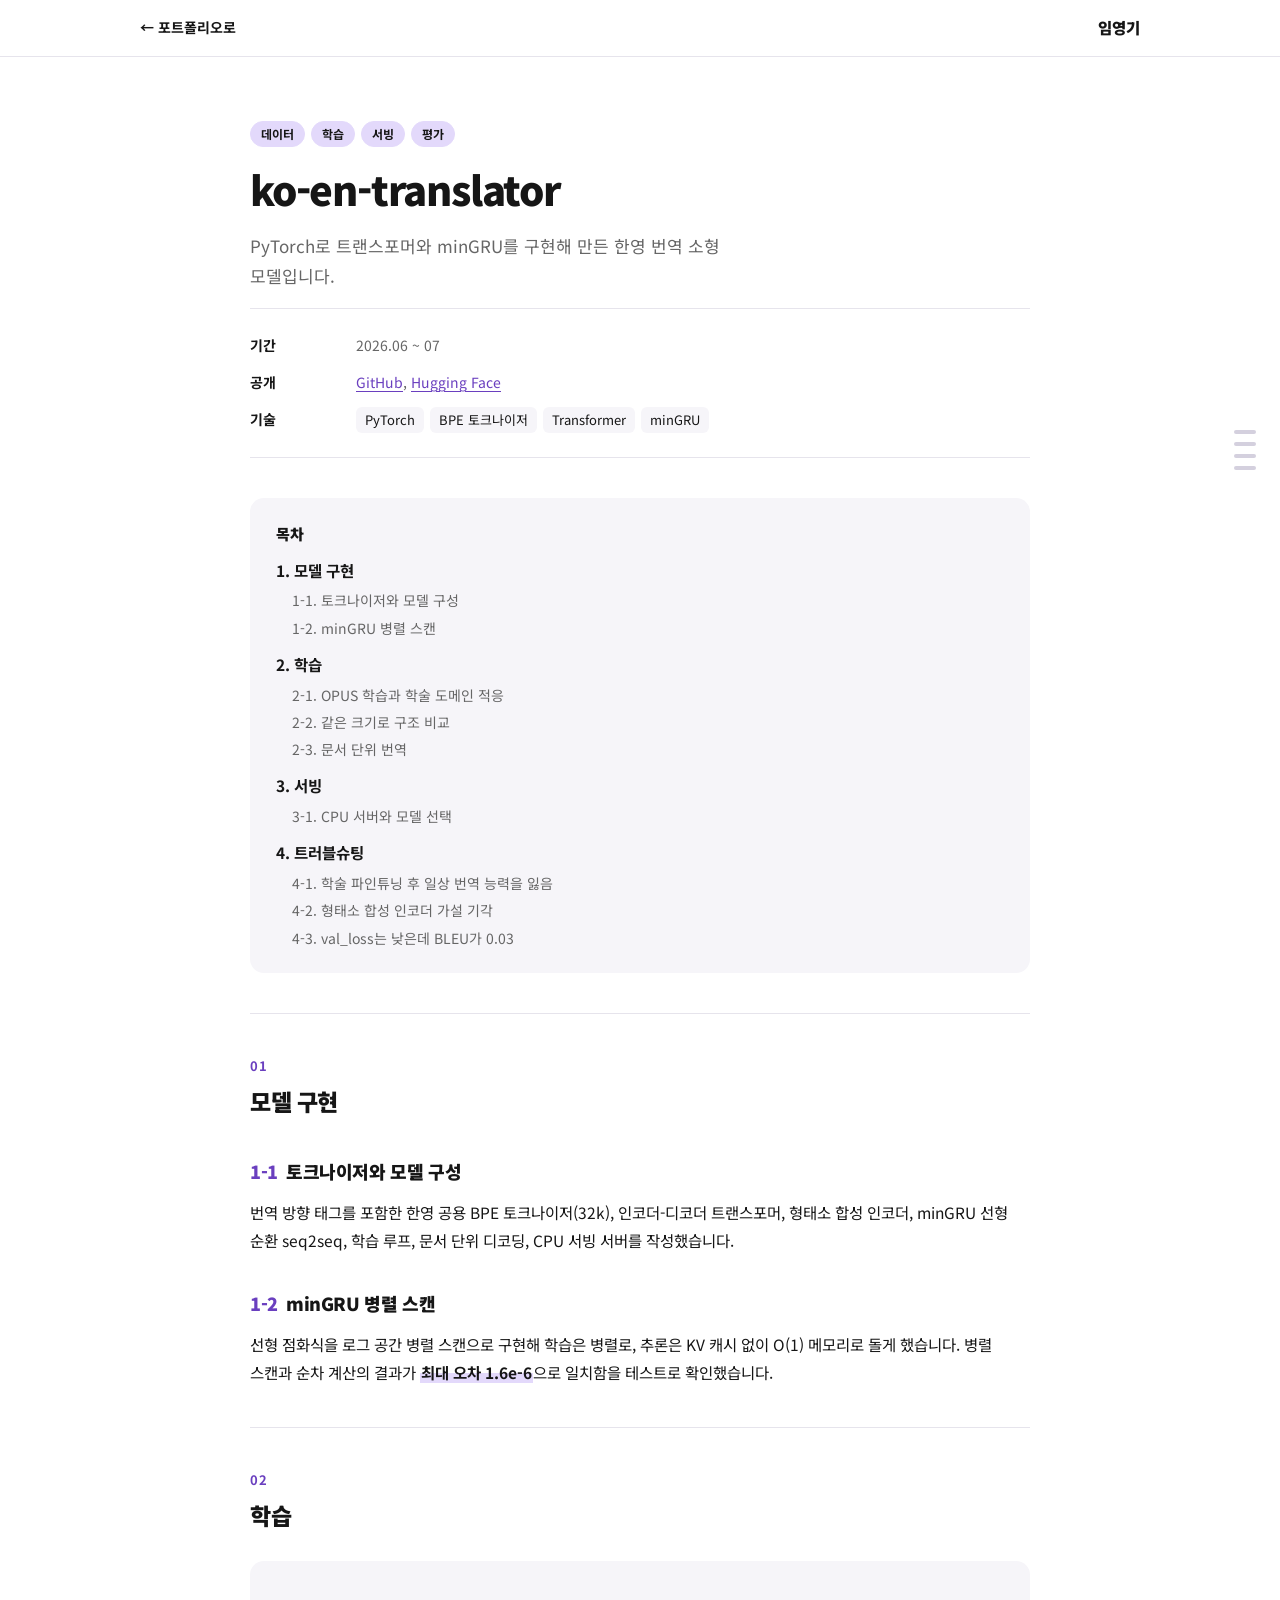
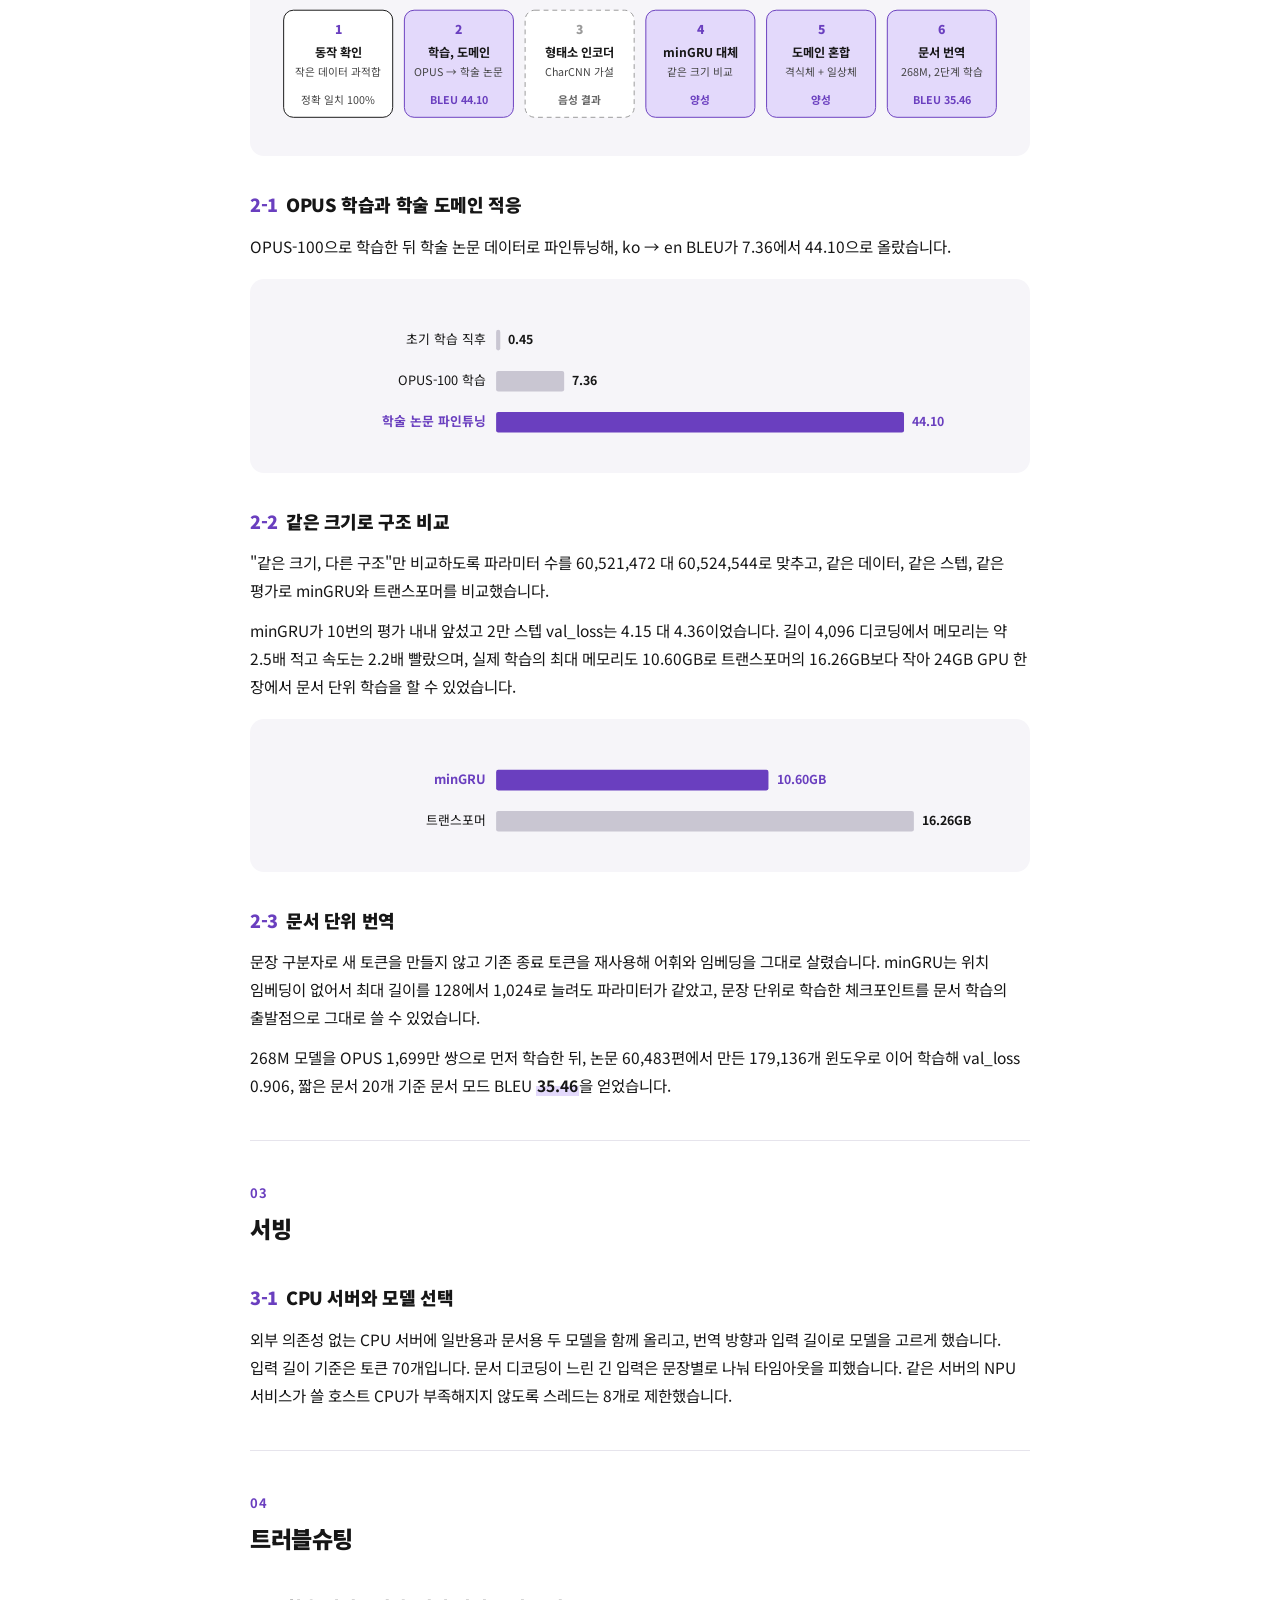
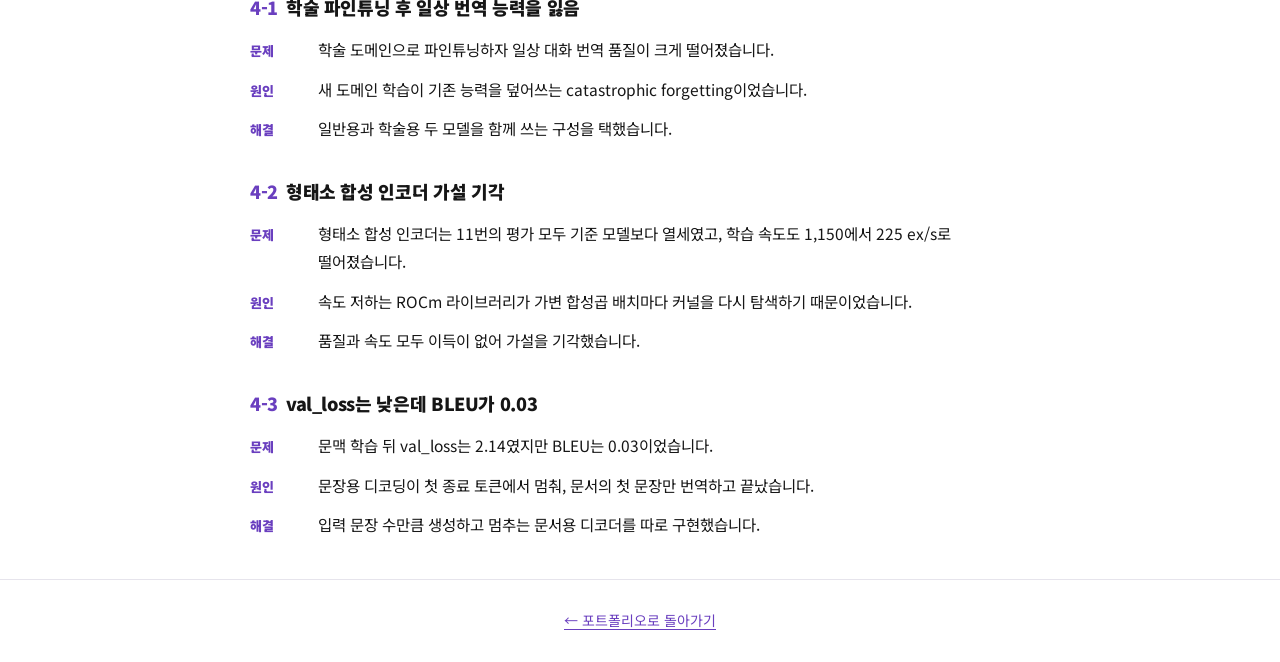
<file: projects/translator.html>
<!doctype html>
<html lang="ko">
<head>
<meta charset="utf-8">
<meta name="viewport" content="width=device-width, initial-scale=1">
<meta name="description" content="트랜스포머와 minGRU를 구현해 한영 번역 모델을 만든 6단계 실험">
<title>ko-en-translator | 임영기</title>
<link rel="preconnect" href="https://fonts.googleapis.com">
<link rel="preconnect" href="https://fonts.gstatic.com" crossorigin>
<link rel="stylesheet" href="https://fonts.googleapis.com/css2?family=Noto+Sans+KR:wght@400;500;700;900&display=swap">
<link rel="stylesheet" href="../css/base.css">
<link rel="stylesheet" href="../css/detail.css">
</head>
<body>
<nav class="nav"><div class="wrap"><a href="../index.html#projects">← 포트폴리오로</a><b>임영기</b></div></nav>

<aside class="minimap" aria-label="목차">
  <div class="bars"><a href="#ch1" aria-label="모델 구현"></a><a href="#ch2" aria-label="학습"></a><a href="#ch3" aria-label="서빙"></a><a href="#ch4" aria-label="트러블슈팅"></a></div>
  <div class="panel"><a href="#ch1">모델 구현</a><a href="#ch2">학습</a><a href="#ch3">서빙</a><a href="#ch4">트러블슈팅</a></div>
</aside>

<div class="wrap">
  <header>
    <div class="stages"><span class="on">데이터</span><span class="on">학습</span><span class="on">서빙</span><span class="on">평가</span></div>
    <h1>ko-en-translator</h1>
    <p class="lead">PyTorch로 트랜스포머와 minGRU를 구현해 만든 한영 번역 소형 모델입니다.</p>
    <dl class="facts">
      <dt>기간</dt><dd>2026.06 ~ 07</dd>
      <dt>공개</dt><dd><a href="https://github.com/wndaasa/ko-en-translator" target="_blank" rel="noopener">GitHub</a>, <a href="https://huggingface.co/Imsbee/ko-en-translator" target="_blank" rel="noopener">Hugging Face</a></dd>
      <dt>기술</dt>
      <dd><span class="chips"><span>PyTorch</span><span>BPE 토크나이저</span><span>Transformer</span><span>minGRU</span></span></dd>
    </dl>
  </header>

  <nav class="toc" aria-label="목차">
    <h2>목차</h2>
    <ol>
      <li><a href="#ch1">1. 모델 구현</a>
        <ol>
          <li><a href="#ch1-1">1-1. 토크나이저와 모델 구성</a></li>
          <li><a href="#ch1-2">1-2. minGRU 병렬 스캔</a></li>
        </ol>
      </li>
      <li><a href="#ch2">2. 학습</a>
        <ol>
          <li><a href="#ch2-1">2-1. OPUS 학습과 학술 도메인 적응</a></li>
          <li><a href="#ch2-2">2-2. 같은 크기로 구조 비교</a></li>
          <li><a href="#ch2-3">2-3. 문서 단위 번역</a></li>
        </ol>
      </li>
      <li><a href="#ch3">3. 서빙</a>
        <ol>
          <li><a href="#ch3-1">3-1. CPU 서버와 모델 선택</a></li>
        </ol>
      </li>
      <li><a href="#ch4">4. 트러블슈팅</a>
        <ol>
          <li><a href="#ch4-1">4-1. 학술 파인튜닝 후 일상 번역 능력을 잃음</a></li>
          <li><a href="#ch4-2">4-2. 형태소 합성 인코더 가설 기각</a></li>
          <li><a href="#ch4-3">4-3. val_loss는 낮은데 BLEU가 0.03</a></li>
        </ol>
      </li>
    </ol>
  </nav>

  <section id="ch1">
    <h2><small>01</small>모델 구현</h2>

    <div class="sub" id="ch1-1">
      <h3><small>1-1</small>토크나이저와 모델 구성</h3>
      <p>번역 방향 태그를 포함한 한영 공용 BPE 토크나이저(32k), 인코더-디코더 트랜스포머, 형태소 합성 인코더, minGRU 선형 순환 seq2seq, 학습 루프, 문서 단위 디코딩, CPU 서빙 서버를 작성했습니다.</p>
    </div>

    <div class="sub" id="ch1-2">
      <h3><small>1-2</small>minGRU 병렬 스캔</h3>
      <p>선형 점화식을 로그 공간 병렬 스캔으로 구현해 학습은 병렬로, 추론은 KV 캐시 없이 O(1) 메모리로 돌게 했습니다. 병렬 스캔과 순차 계산의 결과가 <mark>최대 오차 1.6e-6</mark>으로 일치함을 테스트로 확인했습니다.</p>
    </div>
  </section>

  <section id="ch2">
    <h2><small>02</small>학습</h2>
    <figure>
      <svg viewBox="0 0 760 160" role="img" aria-label="6단계 실험: 1 동작 확인, 2 학습과 도메인 적응 BLEU 44.10, 3 형태소 합성 인코더 음성 결과, 4 minGRU 대 트랜스포머 양성, 5 도메인 혼합 양성, 6 문서 번역 268M BLEU 35.46">
        <g font-size="12.5" text-anchor="middle">
          <rect x="14" y="30" width="112" height="110" rx="10" fill="#ffffff" stroke="#161616"/><text x="70" y="54" font-weight="900" fill="#6a3fbf">1</text><text x="70" y="78" font-weight="700" fill="#161616">동작 확인</text><text x="70" y="98" font-size="11" fill="#444444">작은 데이터 과적합</text><text x="70" y="126" font-size="11" fill="#444444">정확 일치 100%</text>
          <rect x="138" y="30" width="112" height="110" rx="10" fill="#e3d9fb" stroke="#6a3fbf"/><text x="194" y="54" font-weight="900" fill="#6a3fbf">2</text><text x="194" y="78" font-weight="700" fill="#161616">학습, 도메인</text><text x="194" y="98" font-size="11" fill="#444444">OPUS → 학술 논문</text><text x="194" y="126" font-size="11" font-weight="700" fill="#6a3fbf">BLEU 44.10</text>
          <rect x="262" y="30" width="112" height="110" rx="10" fill="#ffffff" stroke="#9a9a9a" stroke-dasharray="5 4"/><text x="318" y="54" font-weight="900" fill="#9a9a9a">3</text><text x="318" y="78" font-weight="700" fill="#161616">형태소 인코더</text><text x="318" y="98" font-size="11" fill="#444444">CharCNN 가설</text><text x="318" y="126" font-size="11" font-weight="700" fill="#666666">음성 결과</text>
          <rect x="386" y="30" width="112" height="110" rx="10" fill="#e3d9fb" stroke="#6a3fbf"/><text x="442" y="54" font-weight="900" fill="#6a3fbf">4</text><text x="442" y="78" font-weight="700" fill="#161616">minGRU 대체</text><text x="442" y="98" font-size="11" fill="#444444">같은 크기 비교</text><text x="442" y="126" font-size="11" font-weight="700" fill="#6a3fbf">양성</text>
          <rect x="510" y="30" width="112" height="110" rx="10" fill="#e3d9fb" stroke="#6a3fbf"/><text x="566" y="54" font-weight="900" fill="#6a3fbf">5</text><text x="566" y="78" font-weight="700" fill="#161616">도메인 혼합</text><text x="566" y="98" font-size="11" fill="#444444">격식체 + 일상체</text><text x="566" y="126" font-size="11" font-weight="700" fill="#6a3fbf">양성</text>
          <rect x="634" y="30" width="112" height="110" rx="10" fill="#e3d9fb" stroke="#6a3fbf"/><text x="690" y="54" font-weight="900" fill="#6a3fbf">6</text><text x="690" y="78" font-weight="700" fill="#161616">문서 번역</text><text x="690" y="98" font-size="11" fill="#444444">268M, 2단계 학습</text><text x="690" y="126" font-size="11" font-weight="700" fill="#6a3fbf">BLEU 35.46</text>
        </g>
      </svg>
    </figure>

    <div class="sub" id="ch2-1">
      <h3><small>2-1</small>OPUS 학습과 학술 도메인 적응</h3>
      <p>OPUS-100으로 학습한 뒤 학술 논문 데이터로 파인튜닝해, ko → en BLEU가 7.36에서 44.10으로 올랐습니다.</p>
      <figure>
      <svg viewBox="0 0 720 150" role="img" aria-label="ko에서 en BLEU 변화: OPUS-100 학습 후 7.36, 학술 논문 파인튜닝 후 44.10">
        <g font-size="12.5" fill="#161616" text-anchor="end"><text x="210" y="44">초기 학습 직후</text><text x="210" y="84">OPUS-100 학습</text><text x="210" y="124" font-weight="700" fill="#6a3fbf">학술 논문 파인튜닝</text></g>
        <rect x="220" y="30" width="4.05" height="20" rx="2" fill="#c9c6d2"/>
        <rect x="220" y="70" width="66.2" height="20" rx="2" fill="#c9c6d2"/>
        <rect x="220" y="110" width="396.9" height="20" rx="2" fill="#6a3fbf"/>
        <g font-size="12" font-weight="700"><text x="232" y="44" fill="#161616">0.45</text><text x="294" y="84" fill="#161616">7.36</text><text x="625" y="124" fill="#6a3fbf">44.10</text></g>
      </svg>
    </figure>
    </div>

    <div class="sub" id="ch2-2">
      <h3><small>2-2</small>같은 크기로 구조 비교</h3>
      <p>"같은 크기, 다른 구조"만 비교하도록 파라미터 수를 60,521,472 대 60,524,544로 맞추고, 같은 데이터, 같은 스텝, 같은 평가로 minGRU와 트랜스포머를 비교했습니다.</p>
      <p>minGRU가 10번의 평가 내내 앞섰고 2만 스텝 val_loss는 4.15 대 4.36이었습니다. 길이 4,096 디코딩에서 메모리는 약 2.5배 적고 속도는 2.2배 빨랐으며, 실제 학습의 최대 메모리도 10.60GB로 트랜스포머의 16.26GB보다 작아 24GB GPU 한 장에서 문서 단위 학습을 할 수 있었습니다.</p>
      <figure>
      <svg viewBox="0 0 720 110" role="img" aria-label="실제 학습 최대 메모리: minGRU 10.60GB, 트랜스포머 16.26GB">
        <g font-size="12.5" fill="#161616" text-anchor="end"><text x="210" y="44" font-weight="700" fill="#6a3fbf">minGRU</text><text x="210" y="84">트랜스포머</text></g>
        <rect x="220" y="30" width="265" height="20" rx="2" fill="#6a3fbf"/>
        <rect x="220" y="70" width="406.5" height="20" rx="2" fill="#c9c6d2"/>
        <g font-size="12" font-weight="700"><text x="493" y="44" fill="#6a3fbf">10.60GB</text><text x="634" y="84" fill="#161616">16.26GB</text></g>
      </svg>
    </figure>
    </div>

    <div class="sub" id="ch2-3">
      <h3><small>2-3</small>문서 단위 번역</h3>
      <p>문장 구분자로 새 토큰을 만들지 않고 기존 종료 토큰을 재사용해 어휘와 임베딩을 그대로 살렸습니다. minGRU는 위치 임베딩이 없어서 최대 길이를 128에서 1,024로 늘려도 파라미터가 같았고, 문장 단위로 학습한 체크포인트를 문서 학습의 출발점으로 그대로 쓸 수 있었습니다.</p>
      <p>268M 모델을 OPUS 1,699만 쌍으로 먼저 학습한 뒤, 논문 60,483편에서 만든 179,136개 윈도우로 이어 학습해 val_loss 0.906, 짧은 문서 20개 기준 문서 모드 BLEU <mark>35.46</mark>을 얻었습니다.</p>
    </div>
  </section>

  <section id="ch3">
    <h2><small>03</small>서빙</h2>

    <div class="sub" id="ch3-1">
      <h3><small>3-1</small>CPU 서버와 모델 선택</h3>
      <p>외부 의존성 없는 CPU 서버에 일반용과 문서용 두 모델을 함께 올리고, 번역 방향과 입력 길이로 모델을 고르게 했습니다. 입력 길이 기준은 토큰 70개입니다. 문서 디코딩이 느린 긴 입력은 문장별로 나눠 타임아웃을 피했습니다. 같은 서버의 NPU 서비스가 쓸 호스트 CPU가 부족해지지 않도록 스레드는 8개로 제한했습니다.</p>
    </div>
  </section>

  <section id="ch4">
    <h2><small>04</small>트러블슈팅</h2>

    <div class="sub" id="ch4-1">
      <h3><small>4-1</small>학술 파인튜닝 후 일상 번역 능력을 잃음</h3>
      <div class="psr">
        <div><b>문제</b><p>학술 도메인으로 파인튜닝하자 일상 대화 번역 품질이 크게 떨어졌습니다.</p></div>
        <div><b>원인</b><p>새 도메인 학습이 기존 능력을 덮어쓰는 catastrophic forgetting이었습니다.</p></div>
        <div><b>해결</b><p>일반용과 학술용 두 모델을 함께 쓰는 구성을 택했습니다.</p></div>
      </div>
    </div>

    <div class="sub" id="ch4-2">
      <h3><small>4-2</small>형태소 합성 인코더 가설 기각</h3>
      <div class="psr">
        <div><b>문제</b><p>형태소 합성 인코더는 11번의 평가 모두 기준 모델보다 열세였고, 학습 속도도 1,150에서 225 ex/s로 떨어졌습니다.</p></div>
        <div><b>원인</b><p>속도 저하는 ROCm 라이브러리가 가변 합성곱 배치마다 커널을 다시 탐색하기 때문이었습니다.</p></div>
        <div><b>해결</b><p>품질과 속도 모두 이득이 없어 가설을 기각했습니다.</p></div>
      </div>
    </div>

    <div class="sub" id="ch4-3">
      <h3><small>4-3</small>val_loss는 낮은데 BLEU가 0.03</h3>
      <div class="psr">
        <div><b>문제</b><p>문맥 학습 뒤 val_loss는 2.14였지만 BLEU는 0.03이었습니다.</p></div>
        <div><b>원인</b><p>문장용 디코딩이 첫 종료 토큰에서 멈춰, 문서의 첫 문장만 번역하고 끝났습니다.</p></div>
        <div><b>해결</b><p>입력 문장 수만큼 생성하고 멈추는 문서용 디코더를 따로 구현했습니다.</p></div>
      </div>
    </div>
  </section>
</div>

<footer><a href="../index.html#projects">← 포트폴리오로 돌아가기</a></footer>
<script src="../js/detail.js"></script>
</body>
</html>
</file>
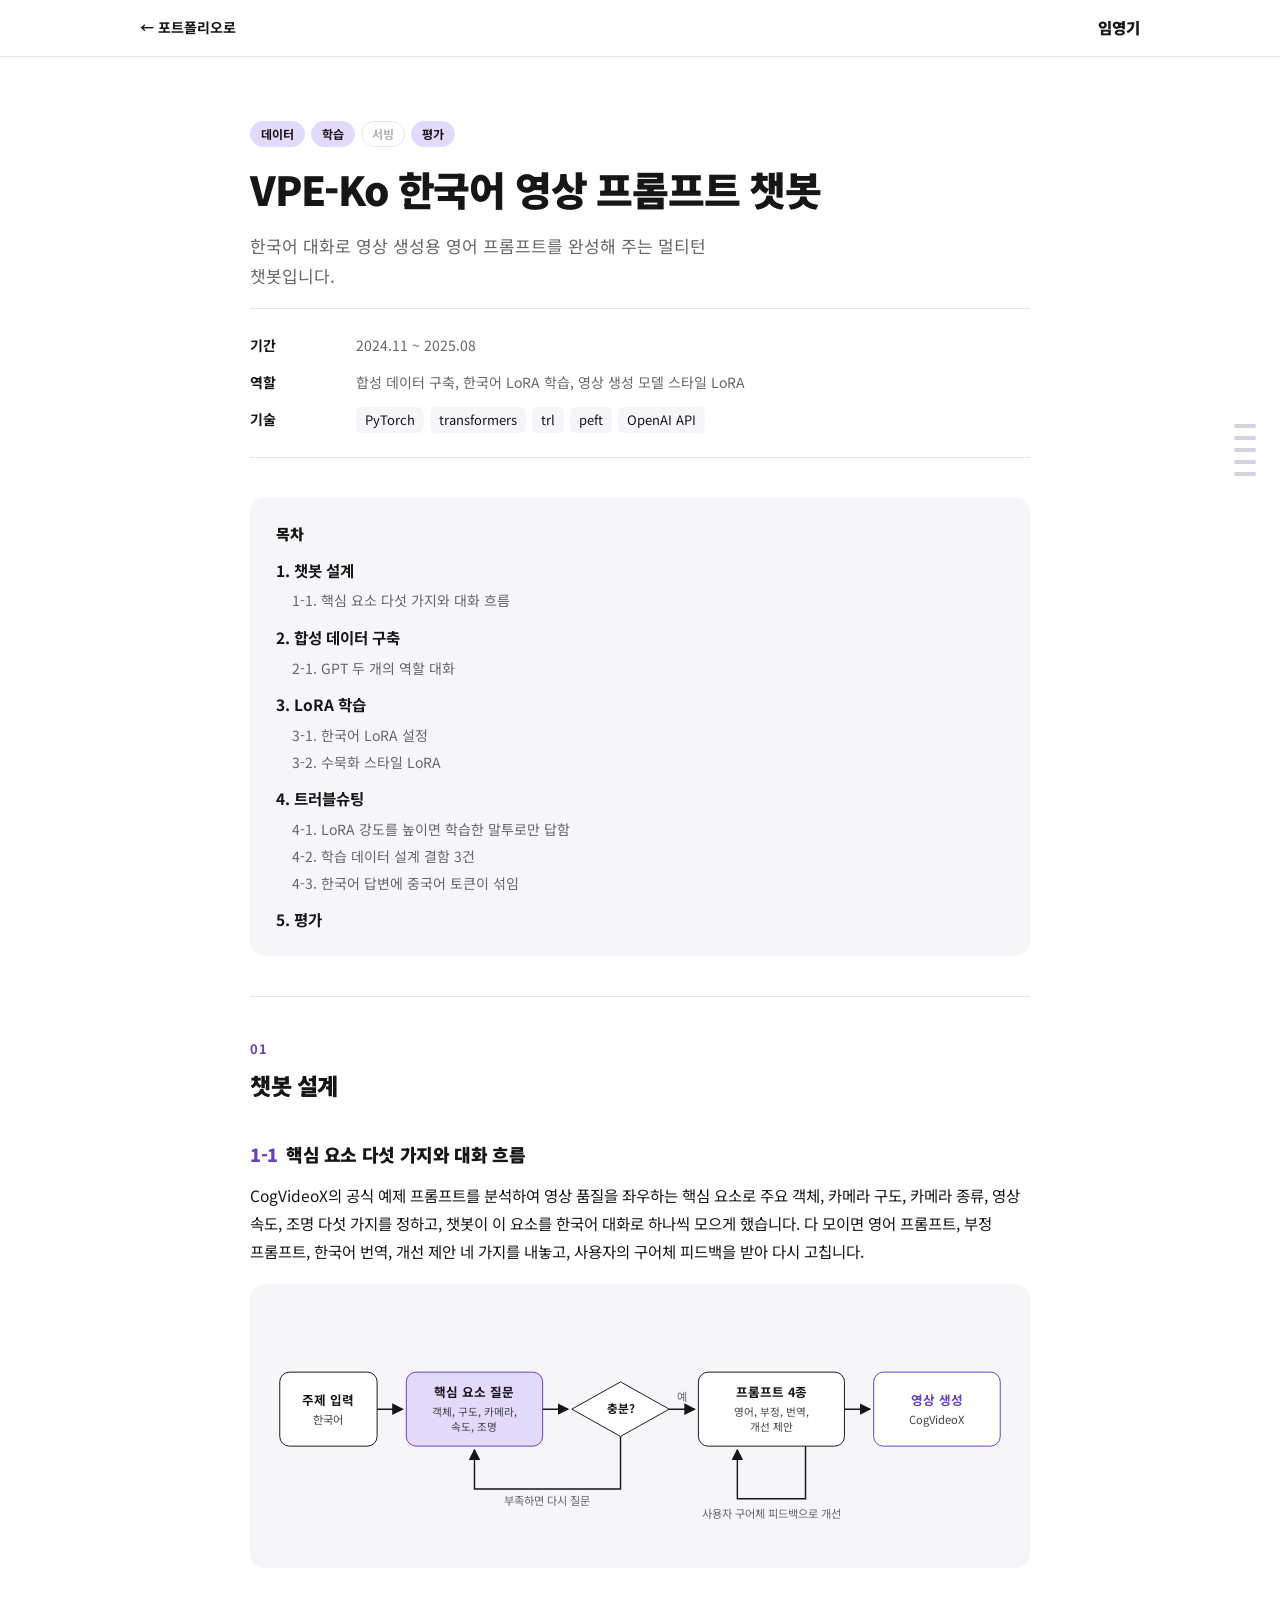
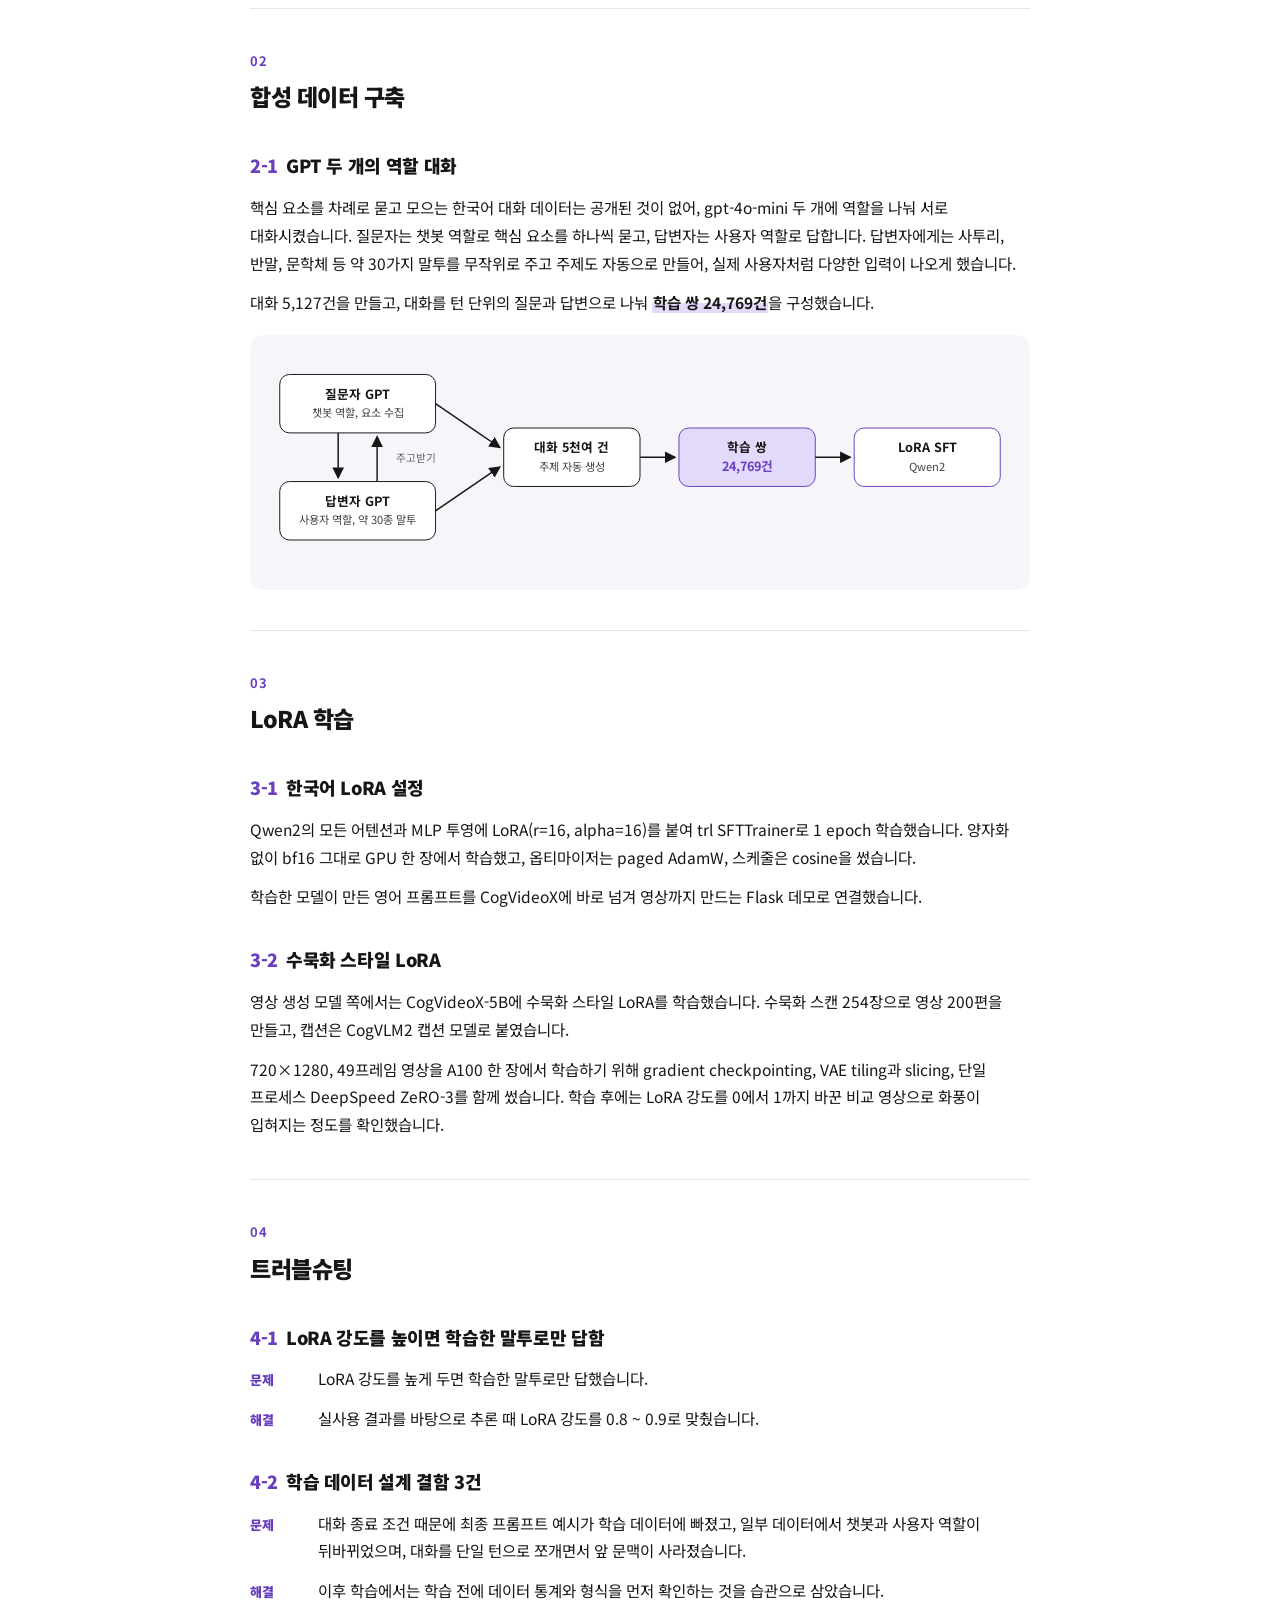
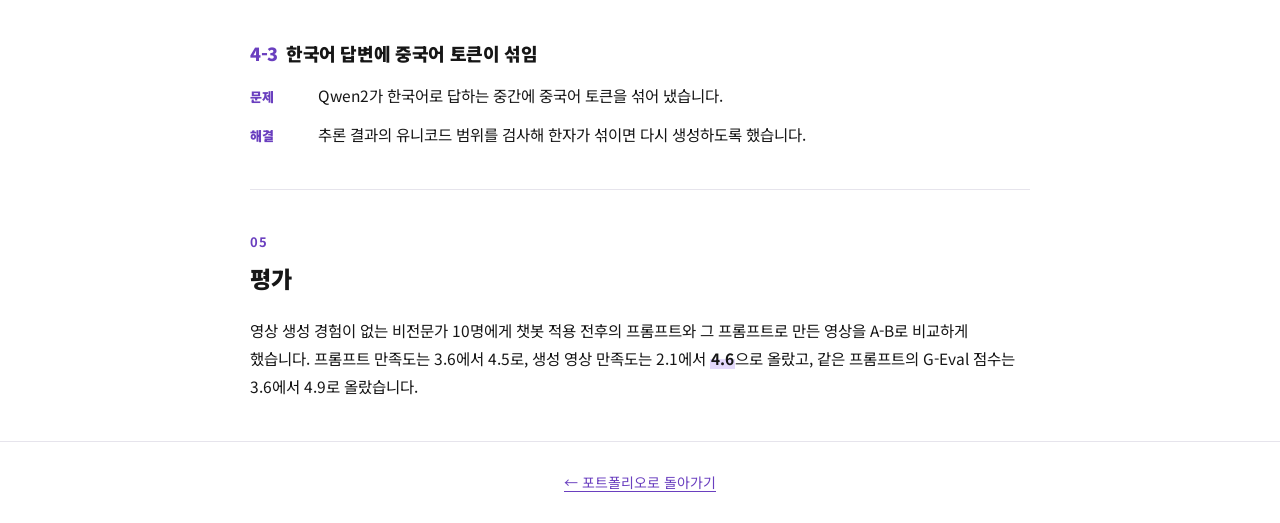
<file: projects/vpeko.html>
<!doctype html>
<html lang="ko">
<head>
<meta charset="utf-8">
<meta name="viewport" content="width=device-width, initial-scale=1">
<meta name="description" content="한국어 대화로 영상 생성 프롬프트를 완성하는 챗봇의 합성 데이터 구축과 LoRA 학습">
<title>VPE-Ko 한국어 영상 프롬프트 챗봇 | 임영기</title>
<link rel="preconnect" href="https://fonts.googleapis.com">
<link rel="preconnect" href="https://fonts.gstatic.com" crossorigin>
<link rel="stylesheet" href="https://fonts.googleapis.com/css2?family=Noto+Sans+KR:wght@400;500;700;900&display=swap">
<link rel="stylesheet" href="../css/base.css">
<link rel="stylesheet" href="../css/detail.css">
</head>
<body>
<nav class="nav"><div class="wrap"><a href="../index.html#projects">← 포트폴리오로</a><b>임영기</b></div></nav>

<aside class="minimap" aria-label="목차">
  <div class="bars"><a href="#ch1" aria-label="챗봇 설계"></a><a href="#ch2" aria-label="합성 데이터 구축"></a><a href="#ch3" aria-label="LoRA 학습"></a><a href="#ch4" aria-label="트러블슈팅"></a><a href="#ch5" aria-label="평가"></a></div>
  <div class="panel"><a href="#ch1">챗봇 설계</a><a href="#ch2">합성 데이터 구축</a><a href="#ch3">LoRA 학습</a><a href="#ch4">트러블슈팅</a><a href="#ch5">평가</a></div>
</aside>

<div class="wrap">
  <header>
    <div class="stages"><span class="on">데이터</span><span class="on">학습</span><span>서빙</span><span class="on">평가</span></div>
    <h1>VPE-Ko 한국어 영상 프롬프트 챗봇</h1>
    <p class="lead">한국어 대화로 영상 생성용 영어 프롬프트를 완성해 주는 멀티턴 챗봇입니다.</p>
    <dl class="facts">
      <dt>기간</dt><dd>2024.11 ~ 2025.08</dd>
      <dt>역할</dt><dd>합성 데이터 구축, 한국어 LoRA 학습, 영상 생성 모델 스타일 LoRA</dd>
      <dt>기술</dt>
      <dd><span class="chips"><span>PyTorch</span><span>transformers</span><span>trl</span><span>peft</span><span>OpenAI API</span></span></dd>
    </dl>
  </header>

  <nav class="toc" aria-label="목차">
    <h2>목차</h2>
    <ol>
      <li><a href="#ch1">1. 챗봇 설계</a>
        <ol>
          <li><a href="#ch1-1">1-1. 핵심 요소 다섯 가지와 대화 흐름</a></li>
        </ol>
      </li>
      <li><a href="#ch2">2. 합성 데이터 구축</a>
        <ol>
          <li><a href="#ch2-1">2-1. GPT 두 개의 역할 대화</a></li>
        </ol>
      </li>
      <li><a href="#ch3">3. LoRA 학습</a>
        <ol>
          <li><a href="#ch3-1">3-1. 한국어 LoRA 설정</a></li>
          <li><a href="#ch3-2">3-2. 수묵화 스타일 LoRA</a></li>
        </ol>
      </li>
      <li><a href="#ch4">4. 트러블슈팅</a>
        <ol>
          <li><a href="#ch4-1">4-1. LoRA 강도를 높이면 학습한 말투로만 답함</a></li>
          <li><a href="#ch4-2">4-2. 학습 데이터 설계 결함 3건</a></li>
          <li><a href="#ch4-3">4-3. 한국어 답변에 중국어 토큰이 섞임</a></li>
        </ol>
      </li>
      <li><a href="#ch5">5. 평가</a></li>
    </ol>
  </nav>

  <section id="ch1">
    <h2><small>01</small>챗봇 설계</h2>

    <div class="sub" id="ch1-1">
      <h3><small>1-1</small>핵심 요소 다섯 가지와 대화 흐름</h3>
      <p>CogVideoX의 공식 예제 프롬프트를 분석하여 영상 품질을 좌우하는 핵심 요소로 주요 객체, 카메라 구도, 카메라 종류, 영상 속도, 조명 다섯 가지를 정하고, 챗봇이 이 요소를 한국어 대화로 하나씩 모으게 했습니다. 다 모이면 영어 프롬프트, 부정 프롬프트, 한국어 번역, 개선 제안 네 가지를 내놓고, 사용자의 구어체 피드백을 받아 다시 고칩니다.</p>
      <figure>
      <svg viewBox="0 0 760 250" role="img" aria-label="대화 흐름: 주제 입력, 핵심 요소 질문, 충분히 모였는지 판단, 프롬프트 네 종류 출력, 개선 피드백 반복, 영상 생성">
        <defs><marker id="a3" markerWidth="8" markerHeight="8" refX="7" refY="4" orient="auto"><path d="M0 0 L8 4 L0 8 z" fill="#161616"/></marker></defs>
        <g font-size="13" text-anchor="middle">
          <rect x="10" y="70" width="100" height="76" rx="10" fill="#ffffff" stroke="#161616"/><text x="60" y="104" font-weight="700" fill="#161616">주제 입력</text><text x="60" y="123" font-size="11.5" fill="#444444">한국어</text>
          <rect x="140" y="70" width="140" height="76" rx="10" fill="#e3d9fb" stroke="#6a3fbf"/><text x="210" y="96" font-weight="700" fill="#161616">핵심 요소 질문</text><text x="210" y="115" font-size="11" fill="#444444">객체, 구도, 카메라,</text><text x="210" y="130" font-size="11" fill="#444444">속도, 조명</text>
          <path d="M360 80 L410 108 L360 136 L310 108 Z" fill="#ffffff" stroke="#161616"/><text x="360" y="112" font-size="12" font-weight="700" fill="#161616">충분?</text>
          <rect x="440" y="70" width="150" height="76" rx="10" fill="#ffffff" stroke="#161616"/><text x="515" y="96" font-weight="700" fill="#161616">프롬프트 4종</text><text x="515" y="115" font-size="11" fill="#444444">영어, 부정, 번역,</text><text x="515" y="130" font-size="11" fill="#444444">개선 제안</text>
          <rect x="620" y="70" width="130" height="76" rx="10" fill="#ffffff" stroke="#6a3fbf"/><text x="685" y="104" font-weight="700" fill="#6a3fbf">영상 생성</text><text x="685" y="123" font-size="11.5" fill="#444444">CogVideoX</text>
        </g>
        <g stroke="#161616" stroke-width="1.5" fill="none" marker-end="url(#a3)">
          <path d="M110 108 H136"/><path d="M280 108 H306"/><path d="M410 108 H436"/><path d="M590 108 H616"/>
          <path d="M360 136 V190 H210 V150"/>
          <path d="M550 146 V200 H480 V150"/>
        </g>
        <g font-size="11.5" fill="#666666" text-anchor="middle">
          <text x="285" y="206">부족하면 다시 질문</text>
          <text x="515" y="220">사용자 구어체 피드백으로 개선</text>
          <text x="423" y="100">예</text>
        </g>
      </svg>
    </figure>
    </div>
  </section>

  <section id="ch2">
    <h2><small>02</small>합성 데이터 구축</h2>

    <div class="sub" id="ch2-1">
      <h3><small>2-1</small>GPT 두 개의 역할 대화</h3>
      <p>핵심 요소를 차례로 묻고 모으는 한국어 대화 데이터는 공개된 것이 없어, gpt-4o-mini 두 개에 역할을 나눠 서로 대화시켰습니다. 질문자는 챗봇 역할로 핵심 요소를 하나씩 묻고, 답변자는 사용자 역할로 답합니다. 답변자에게는 사투리, 반말, 문학체 등 약 30가지 말투를 무작위로 주고 주제도 자동으로 만들어, 실제 사용자처럼 다양한 입력이 나오게 했습니다.</p>
      <p>대화 5,127건을 만들고, 대화를 턴 단위의 질문과 답변으로 나눠 <mark>학습 쌍 24,769건</mark>을 구성했습니다.</p>
      <figure>
      <svg viewBox="0 0 760 220" role="img" aria-label="합성 데이터 생성 구조: 질문자 GPT와 답변자 GPT의 대화, 대화 5천여 건, 학습 쌍 24,769건, Qwen2 LoRA">
        <defs><marker id="a4" markerWidth="8" markerHeight="8" refX="7" refY="4" orient="auto"><path d="M0 0 L8 4 L0 8 z" fill="#161616"/></marker></defs>
        <g font-size="13" text-anchor="middle">
          <rect x="10" y="20" width="160" height="60" rx="10" fill="#ffffff" stroke="#161616"/><text x="90" y="45" font-weight="700" fill="#161616">질문자 GPT</text><text x="90" y="64" font-size="11.5" fill="#444444">챗봇 역할, 요소 수집</text>
          <rect x="10" y="130" width="160" height="60" rx="10" fill="#ffffff" stroke="#161616"/><text x="90" y="155" font-weight="700" fill="#161616">답변자 GPT</text><text x="90" y="174" font-size="11.5" fill="#444444">사용자 역할, 약 30종 말투</text>
          <rect x="240" y="75" width="140" height="60" rx="10" fill="#ffffff" stroke="#161616"/><text x="310" y="100" font-weight="700" fill="#161616">대화 5천여 건</text><text x="310" y="119" font-size="11.5" fill="#444444">주제 자동 생성</text>
          <rect x="420" y="75" width="140" height="60" rx="10" fill="#e3d9fb" stroke="#6a3fbf"/><text x="490" y="100" font-weight="700" fill="#161616">학습 쌍</text><text x="490" y="119" font-weight="700" fill="#6a3fbf">24,769건</text>
          <rect x="600" y="75" width="150" height="60" rx="10" fill="#ffffff" stroke="#6a3fbf"/><text x="675" y="100" font-weight="700" fill="#161616">LoRA SFT</text><text x="675" y="119" font-size="11.5" fill="#444444">Qwen2</text>
        </g>
        <g stroke="#161616" stroke-width="1.5" fill="none" marker-end="url(#a4)">
          <path d="M70 80 V126"/><path d="M110 130 V84"/>
          <path d="M170 50 L236 95"/><path d="M170 160 L236 115"/>
          <path d="M380 105 H416"/><path d="M560 105 H596"/>
        </g>
        <text x="150" y="110" font-size="11" fill="#666666" text-anchor="middle">주고받기</text>
      </svg>
    </figure>
    </div>
  </section>

  <section id="ch3">
    <h2><small>03</small>LoRA 학습</h2>

    <div class="sub" id="ch3-1">
      <h3><small>3-1</small>한국어 LoRA 설정</h3>
      <p>Qwen2의 모든 어텐션과 MLP 투영에 LoRA(r=16, alpha=16)를 붙여 trl SFTTrainer로 1 epoch 학습했습니다. 양자화 없이 bf16 그대로 GPU 한 장에서 학습했고, 옵티마이저는 paged AdamW, 스케줄은 cosine을 썼습니다.</p>
      <p>학습한 모델이 만든 영어 프롬프트를 CogVideoX에 바로 넘겨 영상까지 만드는 Flask 데모로 연결했습니다.</p>
    </div>

    <div class="sub" id="ch3-2">
      <h3><small>3-2</small>수묵화 스타일 LoRA</h3>
      <p>영상 생성 모델 쪽에서는 CogVideoX-5B에 수묵화 스타일 LoRA를 학습했습니다. 수묵화 스캔 254장으로 영상 200편을 만들고, 캡션은 CogVLM2 캡션 모델로 붙였습니다.</p>
      <p>720×1280, 49프레임 영상을 A100 한 장에서 학습하기 위해 gradient checkpointing, VAE tiling과 slicing, 단일 프로세스 DeepSpeed ZeRO-3를 함께 썼습니다. 학습 후에는 LoRA 강도를 0에서 1까지 바꾼 비교 영상으로 화풍이 입혀지는 정도를 확인했습니다.</p>
    </div>
  </section>

  <section id="ch4">
    <h2><small>04</small>트러블슈팅</h2>

    <div class="sub" id="ch4-1">
      <h3><small>4-1</small>LoRA 강도를 높이면 학습한 말투로만 답함</h3>
      <div class="psr">
        <div><b>문제</b><p>LoRA 강도를 높게 두면 학습한 말투로만 답했습니다.</p></div>
        <div><b>해결</b><p>실사용 결과를 바탕으로 추론 때 LoRA 강도를 0.8 ~ 0.9로 맞췄습니다.</p></div>
      </div>
    </div>

    <div class="sub" id="ch4-2">
      <h3><small>4-2</small>학습 데이터 설계 결함 3건</h3>
      <div class="psr">
        <div><b>문제</b><p>대화 종료 조건 때문에 최종 프롬프트 예시가 학습 데이터에 빠졌고, 일부 데이터에서 챗봇과 사용자 역할이 뒤바뀌었으며, 대화를 단일 턴으로 쪼개면서 앞 문맥이 사라졌습니다.</p></div>
        <div><b>해결</b><p>이후 학습에서는 학습 전에 데이터 통계와 형식을 먼저 확인하는 것을 습관으로 삼았습니다.</p></div>
      </div>
    </div>

    <div class="sub" id="ch4-3">
      <h3><small>4-3</small>한국어 답변에 중국어 토큰이 섞임</h3>
      <div class="psr">
        <div><b>문제</b><p>Qwen2가 한국어로 답하는 중간에 중국어 토큰을 섞어 냈습니다.</p></div>
        <div><b>해결</b><p>추론 결과의 유니코드 범위를 검사해 한자가 섞이면 다시 생성하도록 했습니다.</p></div>
      </div>
    </div>
  </section>
  <section id="ch5">
    <h2><small>05</small>평가</h2>
    <p>영상 생성 경험이 없는 비전문가 10명에게 챗봇 적용 전후의 프롬프트와 그 프롬프트로 만든 영상을 A-B로 비교하게 했습니다. 프롬프트 만족도는 3.6에서 4.5로, 생성 영상 만족도는 2.1에서 <mark>4.6</mark>으로 올랐고, 같은 프롬프트의 G-Eval 점수는 3.6에서 4.9로 올랐습니다.</p>
  </section>
</div>

<footer><a href="../index.html#projects">← 포트폴리오로 돌아가기</a></footer>
<script src="../js/detail.js"></script>
</body>
</html>
</file>
<file: css/base.css>
/* 메인 페이지와 상세 페이지 공통: 색 토큰, 기본 요소, 단계 배지.
   포인트는 연한 라벤더(밑줄, 배경)와 진한 보라(숫자, 단계 번호, 링크) 두 가지 */
:root {
  --ink: #161616;
  --white: #ffffff;
  --grey: #f6f5f9;
  --line: #e6e4ec;
  --soft: #666666;
  --lav: #c9b8f5;
  --lav-mark: #e3d9fb;
  --lav-box: #f3eefd;
  --violet: #6a3fbf;
  --font: "Noto Sans KR", "Apple SD Gothic Neo", "Malgun Gothic", sans-serif;
}
* { box-sizing: border-box; }
html, body { margin: 0; }
body { background: var(--white); color: var(--ink); font-family: var(--font); font-size: 15px; line-height: 1.75; word-break: keep-all; overflow-wrap: anywhere; }
a { color: var(--violet); text-underline-offset: 3px; }
h1, h2, h3, p { margin: 0; }
ul { margin: 0; padding-left: 1.1em; }
li + li { margin-top: 0.3em; }
mark { background: linear-gradient(transparent 55%, var(--lav-mark) 55%); color: inherit; font-weight: 700; padding: 0 1px; }

.wrap { max-width: 1080px; margin: 0 auto; padding-inline: clamp(16px, 4vw, 40px); }

/* 프로젝트가 다룬 단계(데이터, 학습, 서빙, 평가) 배지 */
.stages { display: flex; gap: 6px; flex-wrap: wrap; }
.stages span { font-size: 12px; font-weight: 700; border-radius: 999px; padding: 1px 10px; color: #b3b0bb; border: 1px solid var(--line); }
.stages span.on { color: var(--ink); background: var(--lav-mark); border-color: var(--lav-mark); }
</file>
<file: css/detail.css>
/* 프로젝트 상세 페이지 공통(projects/*.html). 토큰과 기본 요소는 base.css.
   한 열 읽기 문서, 섹션마다 문제와 접근과 결과 */
html { scroll-behavior: smooth; }
@media (prefers-reduced-motion: reduce) { html { scroll-behavior: auto; } }
body { font-size: 15.5px; line-height: 1.8; }
/* 목차로 이동했을 때 상단 고정 메뉴에 제목이 가리지 않게 */
[id] { scroll-margin-top: 72px; }
li + li { margin-top: 0.35em; }
.wrap { max-width: 860px; }

.nav { position: sticky; top: 0; z-index: 10; background: rgba(255,255,255,0.95); backdrop-filter: blur(6px); border-bottom: 1px solid var(--line); }
.nav .wrap { display: flex; align-items: center; justify-content: space-between; height: 56px; max-width: 1080px; }
.nav a { color: var(--ink); text-decoration: none; font-weight: 700; font-size: 14px; }
.nav b { font-weight: 900; }

header { padding-block: 64px 40px; display: grid; gap: 16px; }
header h1 { font-size: clamp(28px, 4.6vw, 40px); font-weight: 900; letter-spacing: -0.03em; line-height: 1.3; }
header .lead { color: var(--soft); font-size: 17px; max-width: 54ch; }
.facts { display: grid; grid-template-columns: 90px minmax(0, 1fr); gap: 12px 16px; font-size: 14px; padding: 24px 0; border-top: 1px solid var(--line); border-bottom: 1px solid var(--line); margin: 0; }
.facts dt { font-weight: 700; }
.facts dd { margin: 0; color: var(--soft); }
/* 기술 칸은 태그로 나열 */
.chips { display: flex; flex-wrap: wrap; gap: 6px; }
.chips span { font-size: 13px; color: var(--ink); background: var(--grey); border-radius: 6px; padding: 1px 9px; }

.metrics { display: grid; grid-template-columns: repeat(4, minmax(0, 1fr)); gap: 12px; margin-top: 8px; }
.metrics div { background: var(--grey); border-radius: 12px; padding: 16px; display: grid; gap: 2px; align-content: start; }
.metrics b { font-size: 21px; font-weight: 900; color: var(--violet); letter-spacing: -0.02em; }
.metrics span { font-size: 13px; color: var(--soft); line-height: 1.5; }

section { padding-block: 40px; border-top: 1px solid var(--line); display: grid; gap: 18px; }
section h2 { font-size: 23px; font-weight: 900; letter-spacing: -0.02em; }
section h2 small { display: block; font-size: 13px; font-weight: 700; color: var(--violet); letter-spacing: 0.04em; margin-bottom: 4px; }
.sub { display: grid; gap: 12px; padding-top: 14px; }
.sub h3 { font-size: 18px; font-weight: 900; letter-spacing: -0.02em; }
.sub h3 small { font-size: 1em; font-weight: 900; color: var(--violet); margin-right: 8px; }

/* 목차: 대목차와 세부 목차 */
.toc { background: var(--grey); border-radius: 14px; padding: 22px 26px; margin-bottom: 40px; }
.toc h2 { font-size: 15px; font-weight: 900; margin-bottom: 8px; }
.toc ol { list-style: none; padding: 0; margin: 0; }
.toc > ol > li { margin-top: 10px; }
.toc > ol > li > a { font-weight: 700; }
.toc ol ol { margin-top: 4px; padding-left: 16px; }
.toc ol ol li { margin-top: 2px; font-size: 14px; }
.toc a { color: var(--ink); text-decoration: none; }
.toc ol ol a { color: var(--soft); }
.toc a:hover { color: var(--violet); }

/* 오른쪽 미니맵: 대목차마다 막대 하나, 마우스를 올리면 제목 목록, 지금 보는 대목차는 보라색 */
.minimap { position: fixed; right: 18px; top: 50%; transform: translateY(-50%); z-index: 20; display: flex; align-items: center; }
.minimap .bars { display: grid; gap: 8px; padding: 10px 6px; }
.minimap .bars a { display: block; width: 22px; height: 4px; border-radius: 2px; background: #d4d0de; }
.minimap .bars a.on { background: var(--violet); }
.minimap .panel { display: none; position: absolute; right: 100%; top: 50%; transform: translateY(-50%); background: var(--white); border: 1px solid var(--line); border-radius: 12px; box-shadow: 0 6px 24px rgba(40,20,80,0.10); padding: 8px; white-space: nowrap; }
.minimap:hover .panel, .minimap:focus-within .panel { display: grid; }
.minimap .panel a { color: var(--ink); text-decoration: none; font-size: 14px; padding: 6px 12px; border-radius: 8px; }
.minimap .panel a:hover { background: var(--grey); }
.minimap .panel a.on { color: var(--violet); font-weight: 700; }

.psr { display: grid; gap: 12px; }
.psr div { display: grid; grid-template-columns: 56px minmax(0, 1fr); gap: 12px; }
.psr b { font-size: 13px; font-weight: 900; color: var(--violet); padding-top: 3px; }
figure { margin: 6px 0 0; background: var(--grey); border-radius: 14px; padding: 20px; overflow-x: auto; }
figure svg { display: block; width: 100%; min-width: 560px; height: auto; }
figure text { font-family: var(--font); }
figcaption { font-size: 13px; color: var(--soft); margin-top: 10px; }
.tbl { overflow-x: auto; }
table { border-collapse: collapse; width: 100%; min-width: 520px; font-size: 14px; }
th, td { text-align: left; padding: 9px 12px; border-bottom: 1px solid var(--line); vertical-align: top; }
th { font-size: 12.5px; color: var(--soft); font-weight: 700; background: var(--grey); }
td.num, th.num { text-align: right; font-variant-numeric: tabular-nums; }
tr.hl td { background: var(--lav-box); font-weight: 700; }
/* 짧은 이름 칸이 글자 단위로 꺾이지 않게 */
table.types td:nth-child(-n+2), table.types th:nth-child(-n+2) { white-space: nowrap; }
.note { font-size: 13.5px; color: var(--soft); background: var(--lav-box); border-radius: 10px; padding: 12px 16px; }
.shot { margin: 6px 0 0; }
.shot img { display: block; width: 100%; border-radius: 12px; border: 1px solid var(--line); }
.next { display: flex; justify-content: space-between; gap: 12px; flex-wrap: wrap; }
footer { border-top: 1px solid var(--line); padding-block: 28px; text-align: center; font-size: 14px; }

/* 본문 옆 여백이 좁아지면 미니맵이 글을 가리므로 숨김 */
@media (max-width: 1000px) {
  .minimap { display: none; }
}
@media (max-width: 760px) {
  .metrics { grid-template-columns: repeat(2, minmax(0, 1fr)); }
  .psr div { grid-template-columns: minmax(0, 1fr); gap: 2px; }
}
</file>
